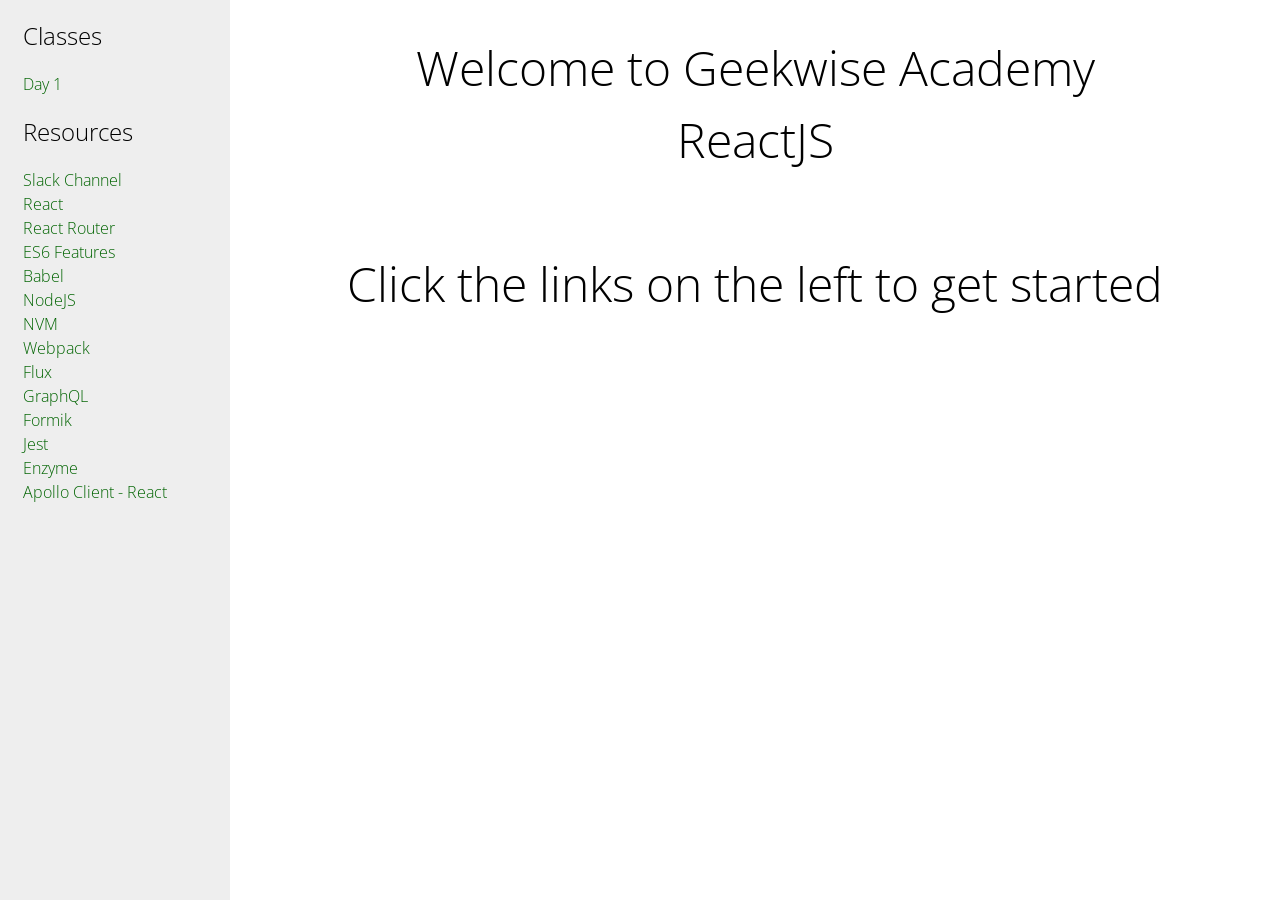
<file: index.html>
<!DOCTYPE html>
<html>
  <head>
    <meta charset="utf-8">
    <meta name="viewport" content="width=device-width">
    <link href="http://dphaener.github.io/geekwise-react/styles/app.css" rel="stylesheet" />
    <title>Geekwise Academy | ReactJS</title>
  </head>
  <body>
    <div id="wrapper">
			<main>
				<div id="content">
					<div class="innertube">
            <h1 id="welcome-to-geekwise-academy-reactjs">Welcome to Geekwise Academy ReactJS</h1>
<h1 id="click-the-links-on-the-left-to-get-started">Click the links on the left to get started</h1>

					</div>
				</div>
			</main>
			<nav id="nav">
				<div class="innertube">
					<h3>Classes</h3>
					<ul>
						<li><a href="http://dphaener.github.io/geekwise-react/day-1">Day 1</a></li>
            <!-- <li><a href="http://dphaener.github.io/geekwise-react/day-2">Day 2</a></li> -->
            <!-- <li><a href="http://dphaener.github.io/geekwise-react/day-3">Day 3</a></li> -->
            <!-- <li><a href="http://dphaener.github.io/geekwise-react/day-4">Day 4</a></li> -->
            <!-- <li><a href="http://dphaener.github.io/geekwise-react/day-5">Day 5</a></li> -->
            <!-- <li><a href="http://dphaener.github.io/geekwise-react/day-6">Day 6</a></li> -->
            <!-- <li><a href="http://dphaener.github.io/geekwise-react/day-7">Day 7</a></li> -->
            <!-- <li><a href="http://dphaener.github.io/geekwise-react/day-8">Day 8</a></li> -->
            <!-- <li><a href="http://dphaener.github.io/geekwise-react/day-9">Day 9</a></li> -->
            <!-- <li><a href="http://dphaener.github.io/geekwise-react/day-10">Day 10</a></li> -->
            <!-- <li><a href="http://dphaener.github.io/geekwise-react/day-11">Day 11</a></li> -->
            <!-- <li><a href="http://dphaener.github.io/geekwise-react/day-12">Day 12</a></li> -->
					</ul>
					<h3>Resources</h3>
					<ul>
            <li><a target="_blank" href="https://geekwise.slack.com/messages/G7RGZ117H/">Slack Channel</a></li>
						<li><a target="_blank" href="https://facebook.github.io/react/">React</a></li>
            <li><a target="_blank" href="https://reacttraining.com/react-router/">React Router</a></li>
						<li><a target="_blank" href="https://babeljs.io/docs/learn-es2015/">ES6 Features</a></li>
						<li><a target="_blank" href="https://babeljs.io">Babel</a></li>
						<li><a target="_blank" href="https://nodejs.org/en/">NodeJS</a></li>
						<li><a target="_blank" href="https://github.com/creationix/nvm">NVM</a></li>
            <li><a target="_blank" href="https://webpack.github.io/">Webpack</a></li>
            <li><a target="_blank" href="https://facebook.github.io/flux/docs/overview.html">Flux</a></li>
            <li><a target="_blank" href="https://facebook.github.io/graphql/">GraphQL</a></li>
            <li><a target="_blank" href="https://github.com/jaredpalmer/formik">Formik</a></li>
            <li><a target="_blank" href="https://facebook.github.io/jest/">Jest</a></li>
            <li><a target="_blank" href="http://airbnb.io/enzyme/">Enzyme</a></li>
            <li><a target="_blank" href="http://dev.apollodata.com/react/">Apollo Client - React</a></li>
					</ul>
				</div>
			</nav>
		</div>
  </body>
</html>
</file>
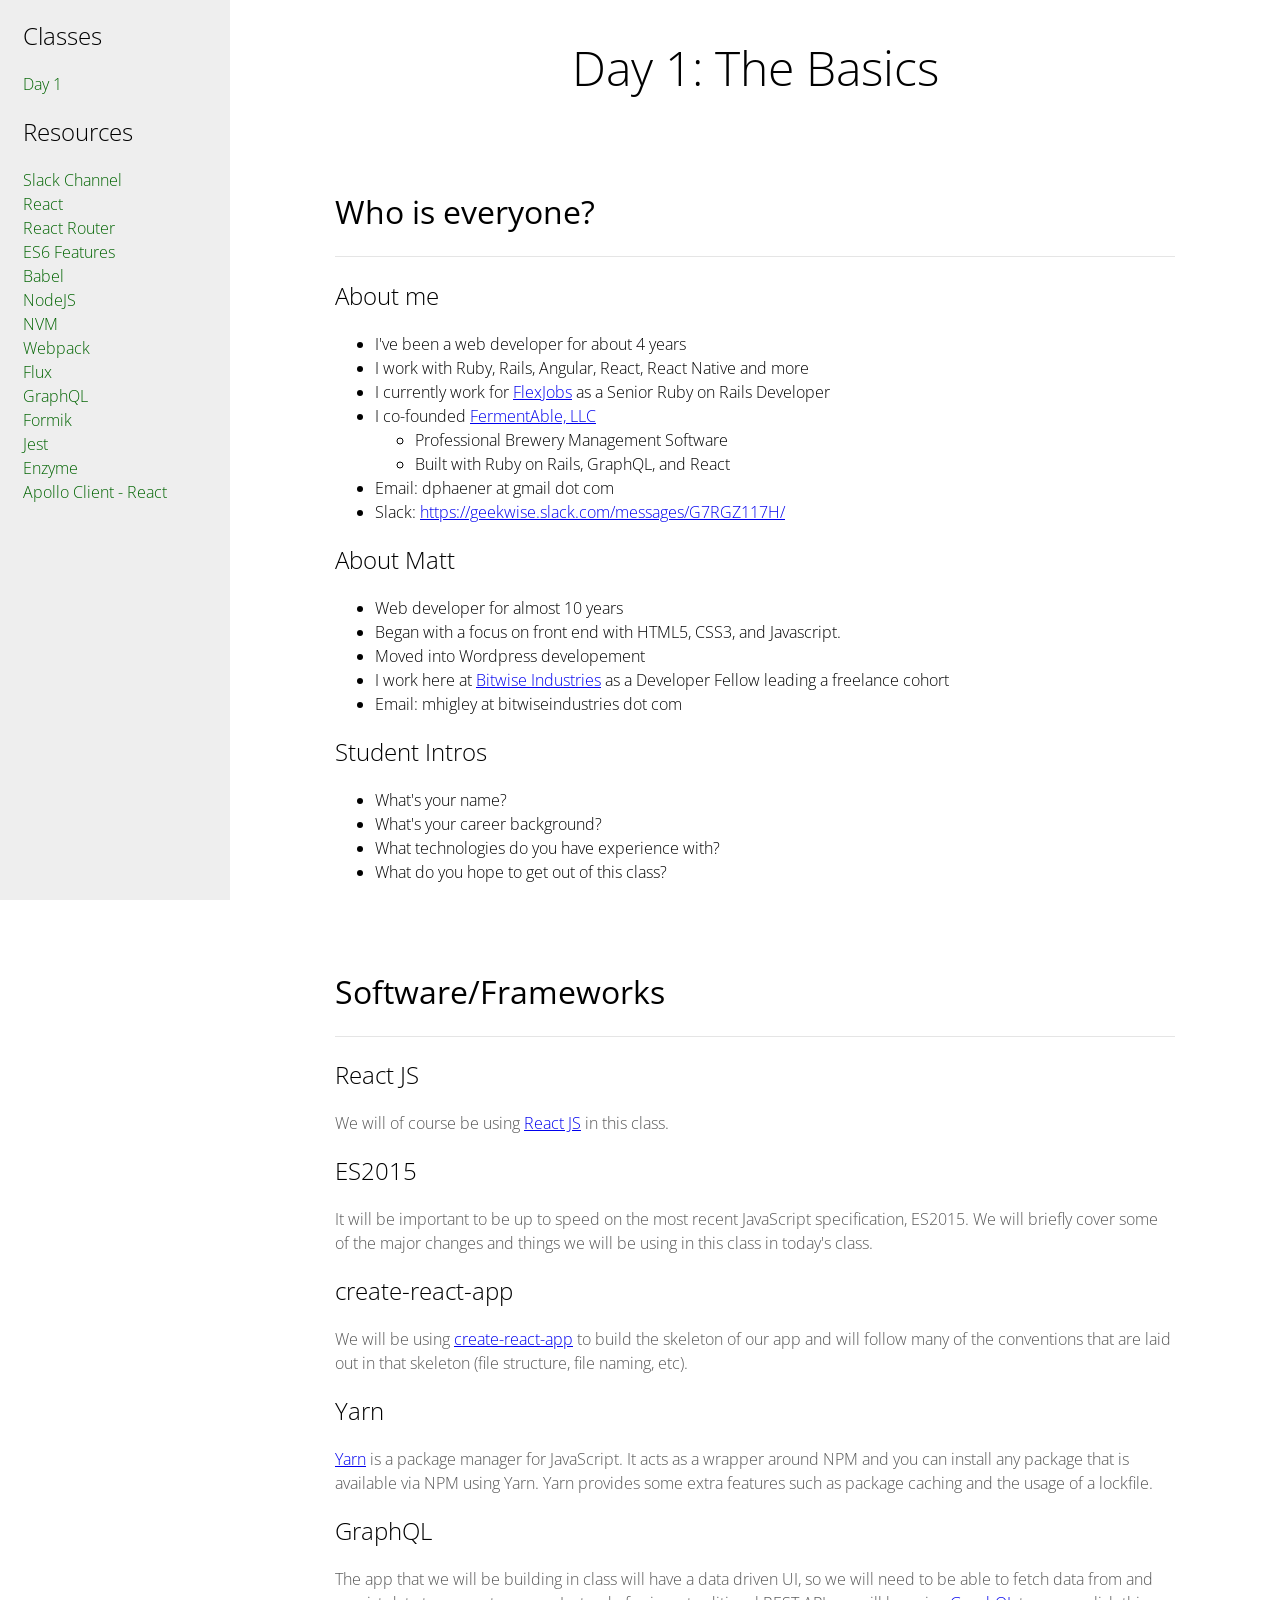
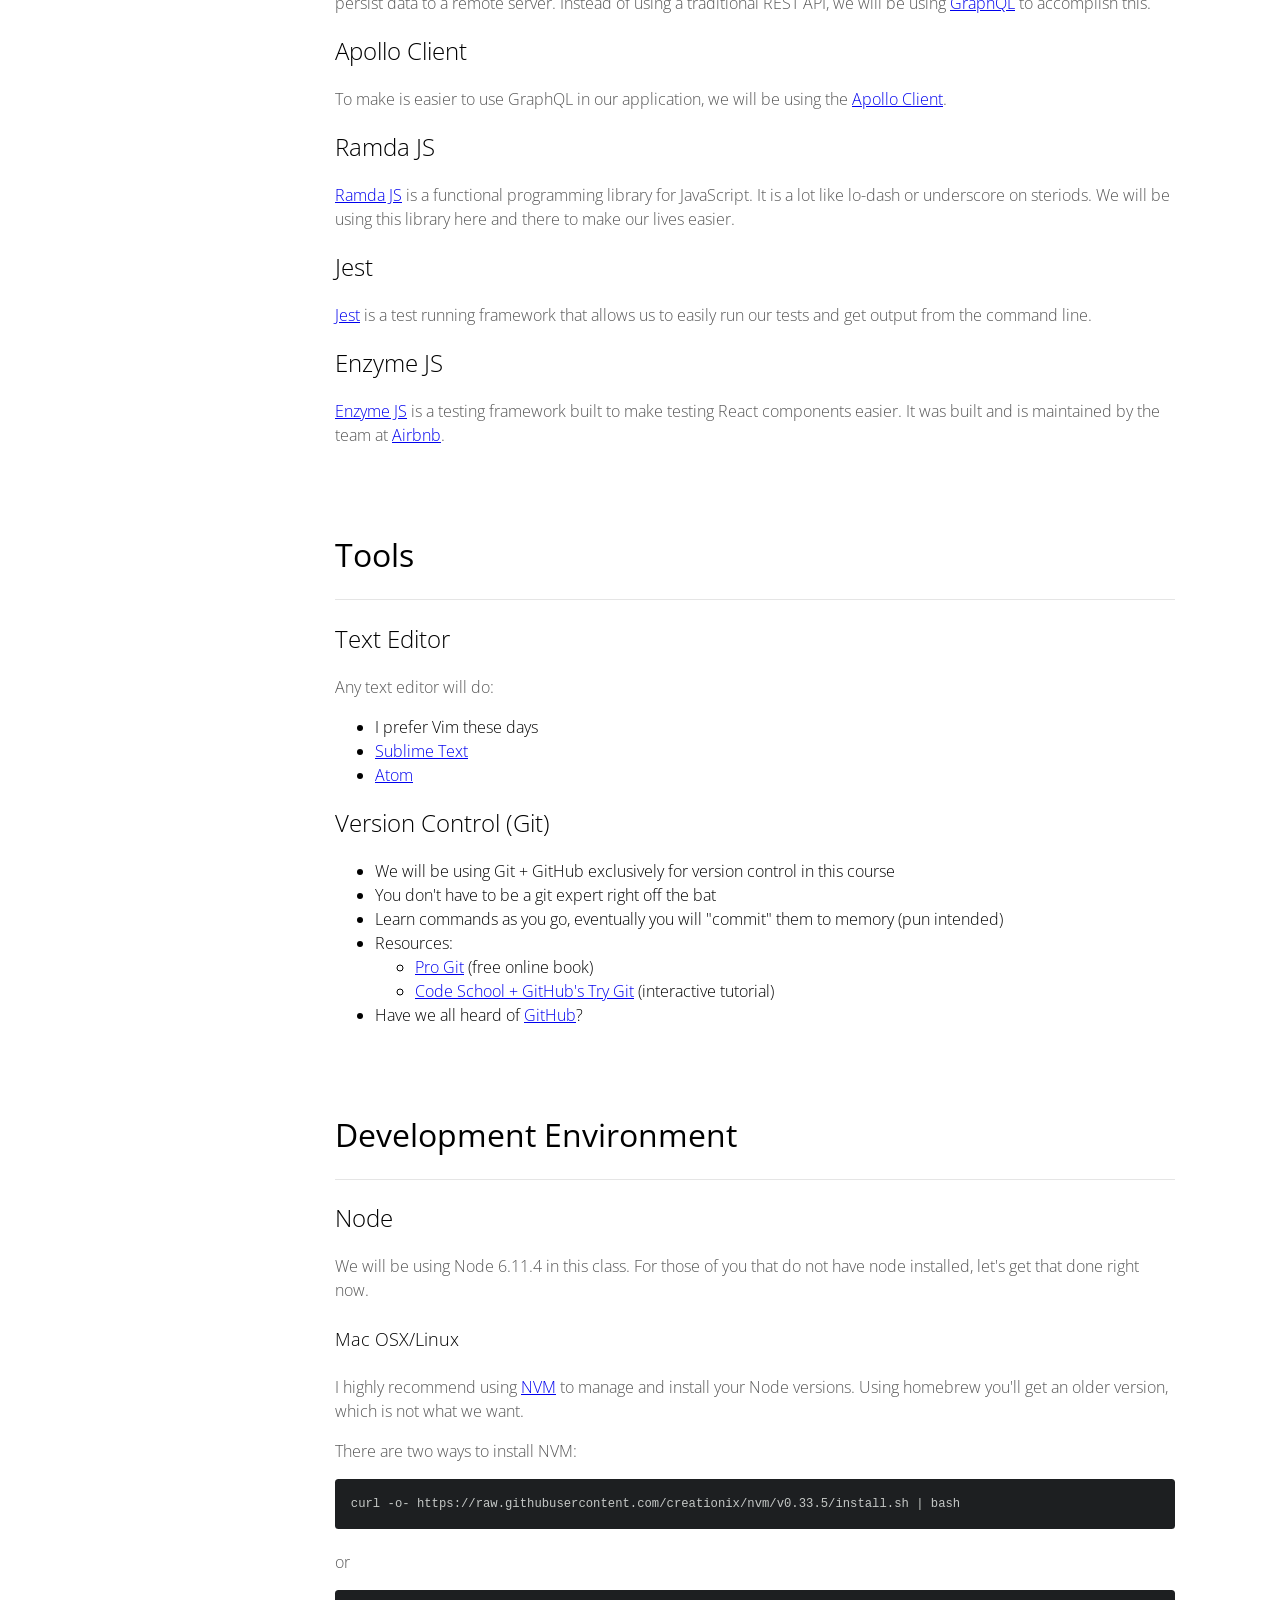
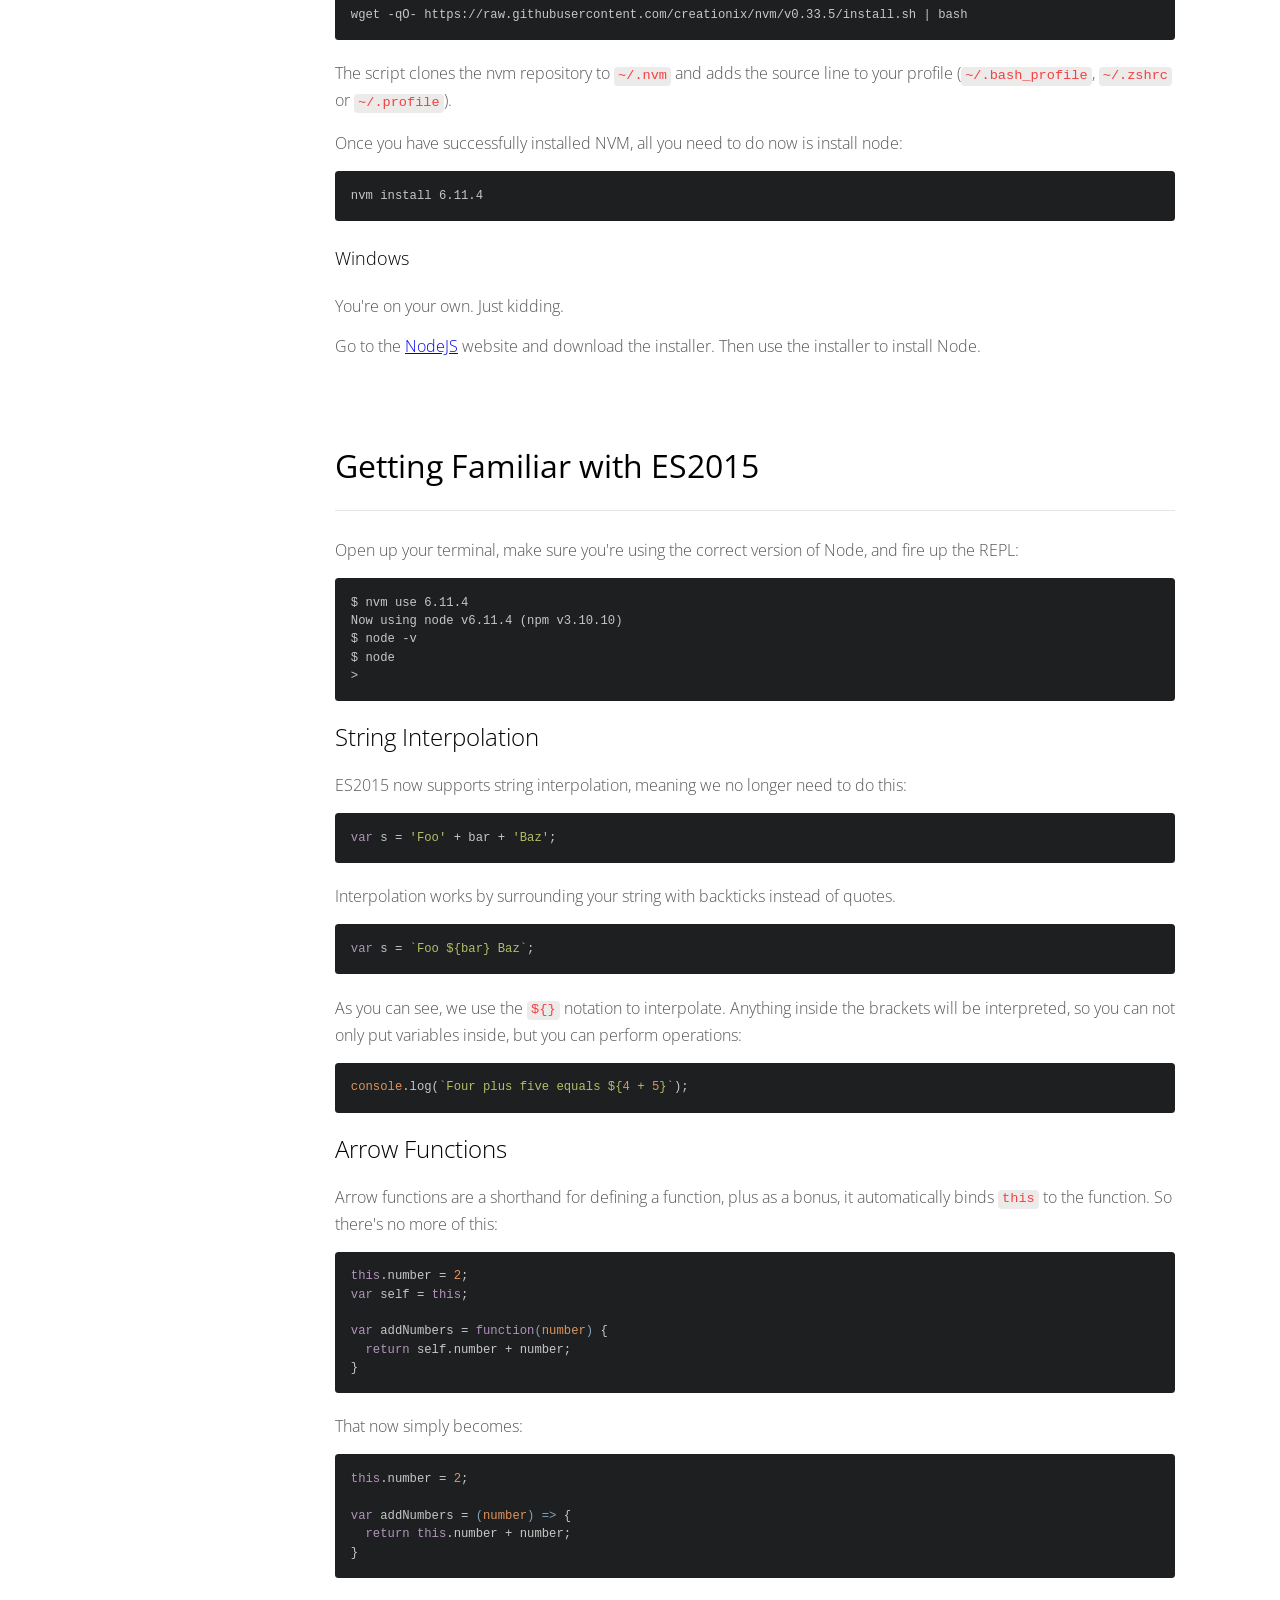
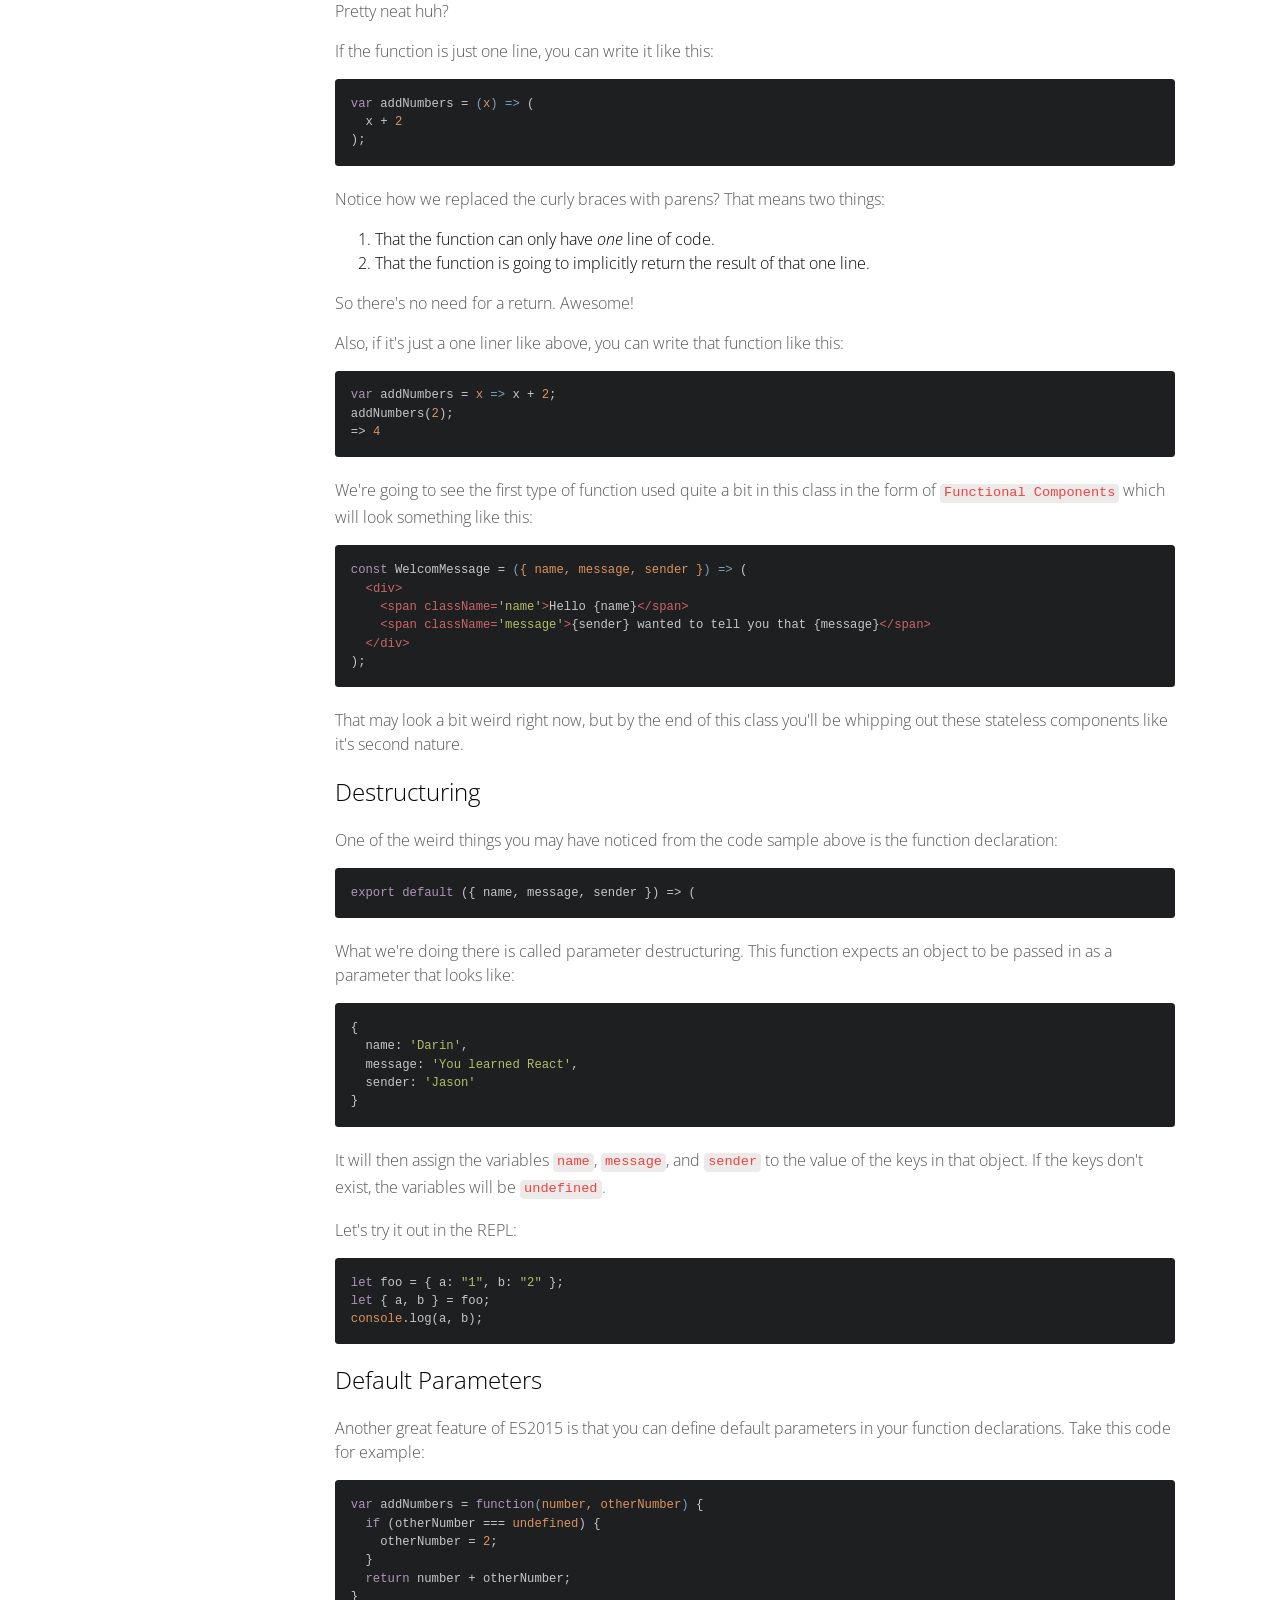
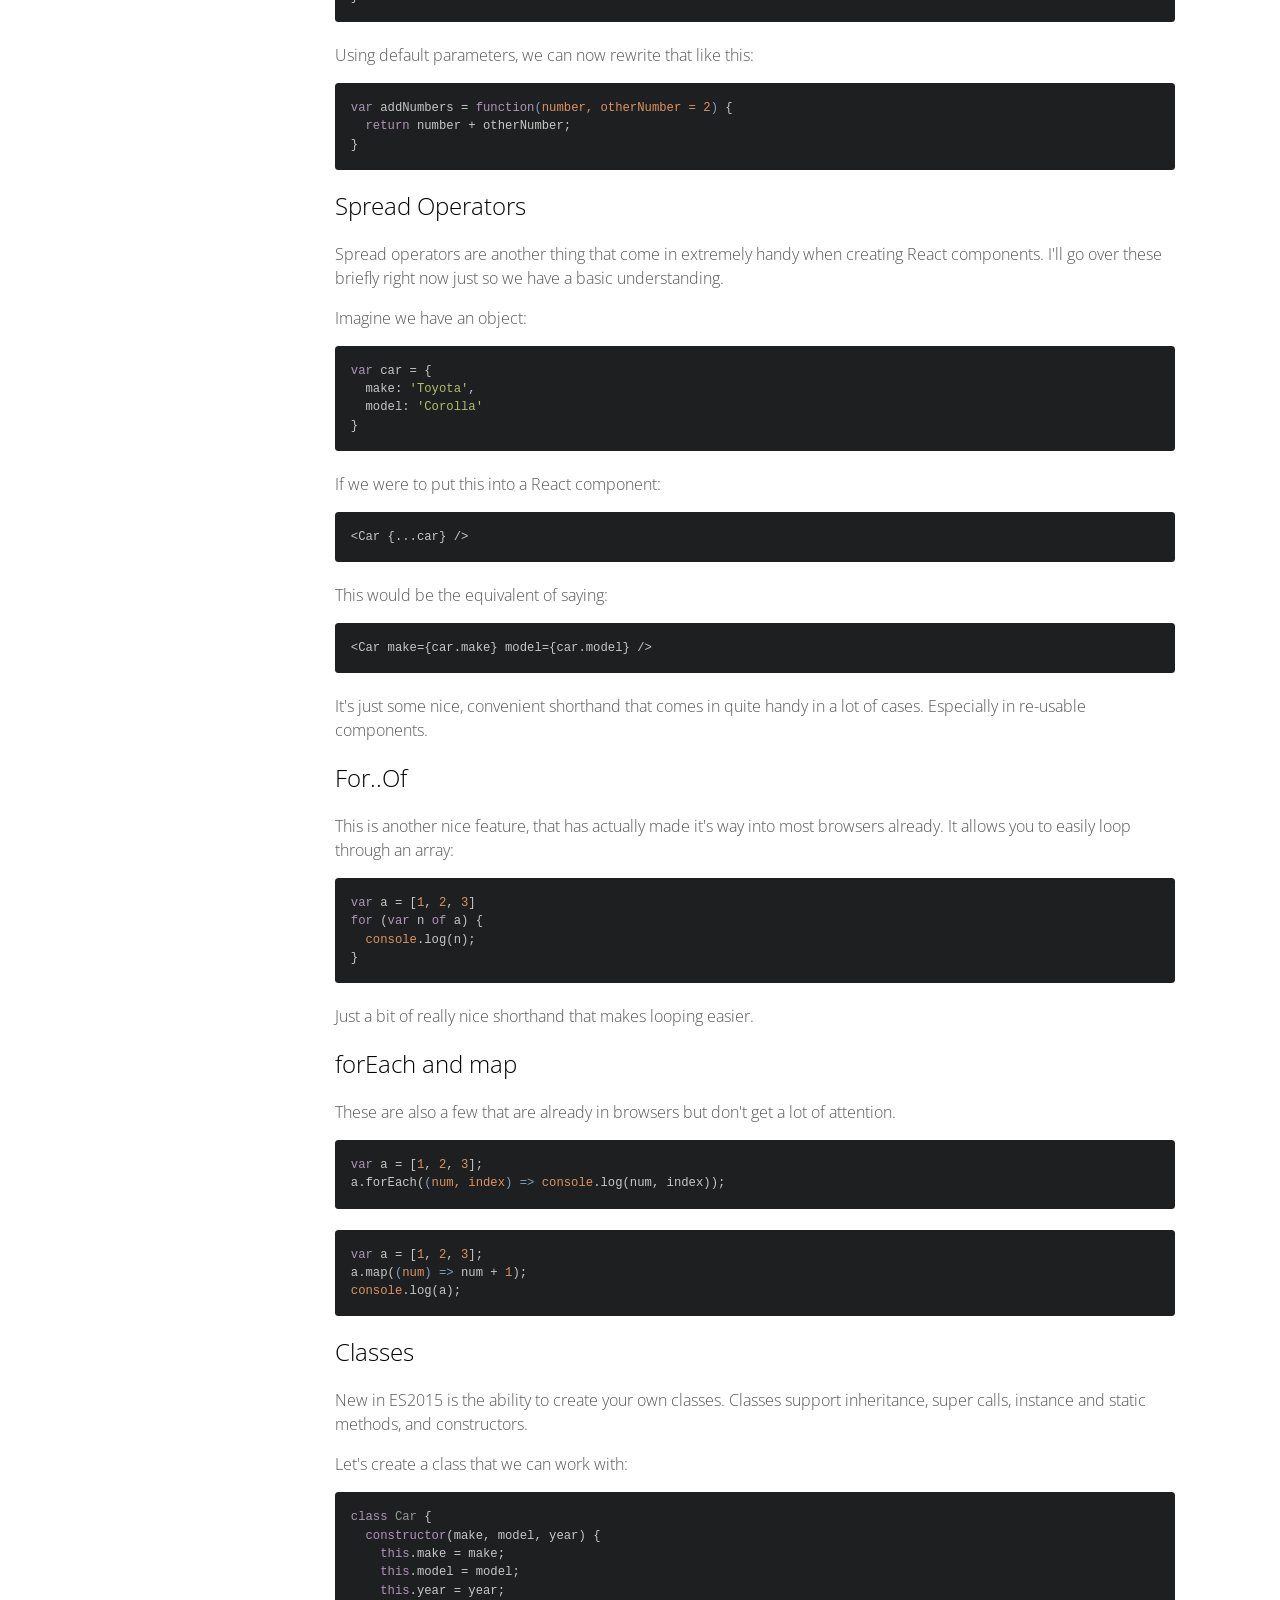
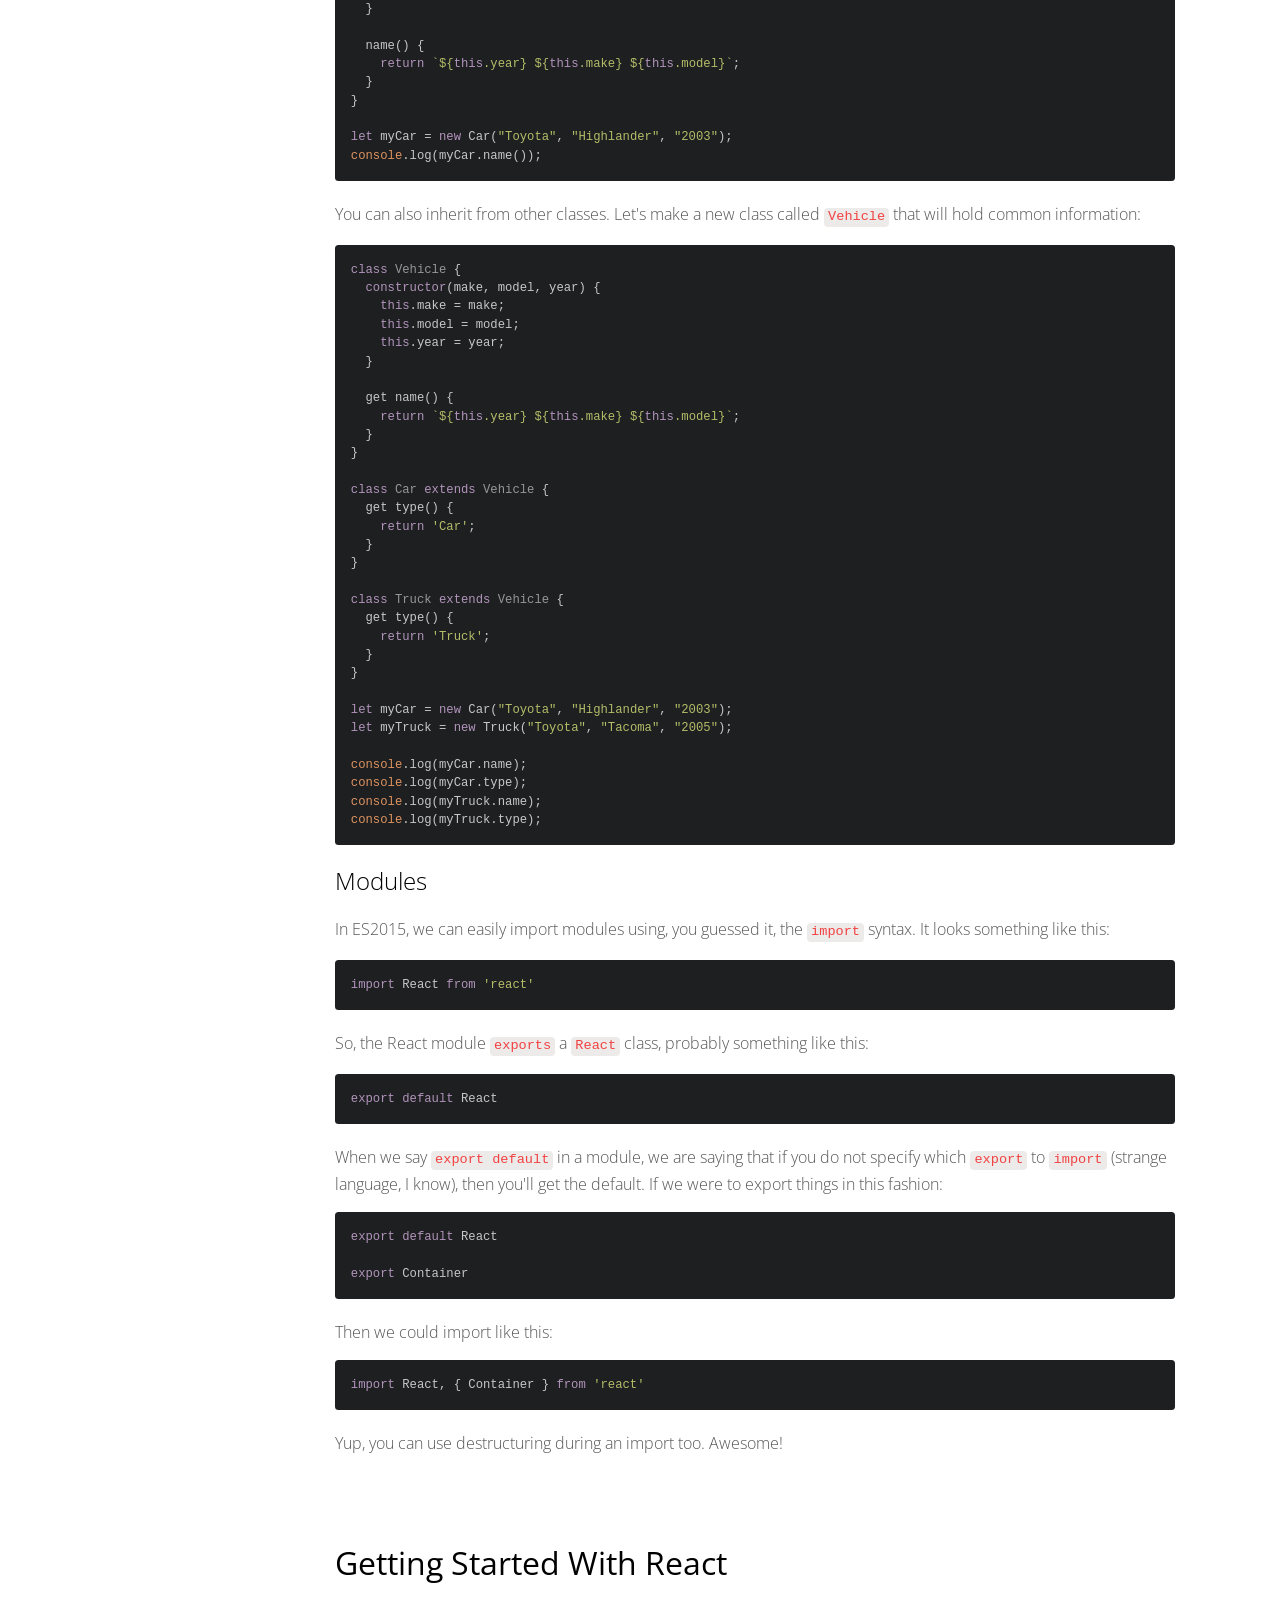
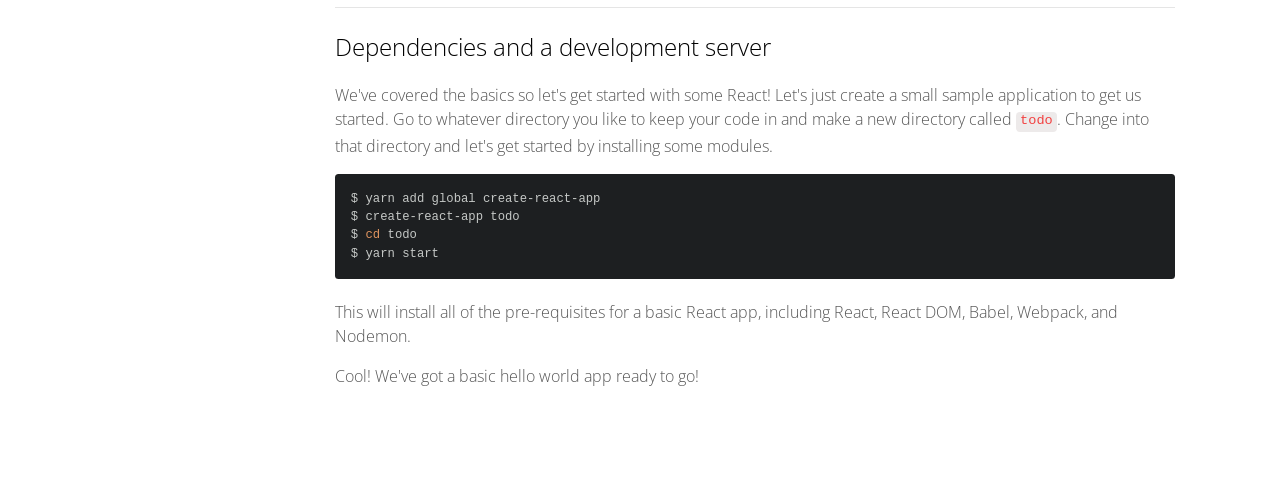
<file: day-1/index.html>
<!DOCTYPE html>
<html>
  <head>
    <meta charset="utf-8">
    <meta name="viewport" content="width=device-width">
    <link href="http://dphaener.github.io/geekwise-react/styles/app.css" rel="stylesheet" />
    <title>Geekwise Academy | ReactJS</title>
  </head>
  <body>
    <div id="wrapper">
			<main>
				<div id="content">
					<div class="innertube">
            <h1 id="day-1-the-basics">Day 1: The Basics</h1>
<h2 id="who-is-everyone-">Who is everyone?</h2>
<h3 id="about-me">About me</h3>
<ul>
<li>I&#39;ve been a web developer for about 4 years</li>
<li>I work with Ruby, Rails, Angular, React, React Native and more</li>
<li>I currently work for <a href="https://www.flexjobs.com">FlexJobs</a> as a Senior Ruby on Rails Developer</li>
<li>I co-founded <a href="https://www.getfermentable.com">FermentAble, LLC</a><ul>
<li>Professional Brewery Management Software</li>
<li>Built with Ruby on Rails, GraphQL, and React</li>
</ul>
</li>
<li>Email: dphaener at gmail dot com</li>
<li>Slack: <a href="https://geekwise.slack.com/messages/G7RGZ117H/">https://geekwise.slack.com/messages/G7RGZ117H/</a></li>
</ul>
<h3 id="about-matt">About Matt</h3>
<ul>
<li>Web developer for almost 10 years</li>
<li>Began with a focus on front end with HTML5, CSS3, and Javascript.</li>
<li>Moved into Wordpress developement</li>
<li>I work here at <a href="http://bitwiseindustries.com/">Bitwise Industries</a> as a Developer Fellow leading a freelance cohort</li>
<li>Email: mhigley at bitwiseindustries dot com</li>
</ul>
<h3 id="student-intros">Student Intros</h3>
<ul>
<li>What&#39;s your name?</li>
<li>What&#39;s your career background?</li>
<li>What technologies do you have experience with?</li>
<li>What do you hope to get out of this class?</li>
</ul>
<h2 id="software-frameworks">Software/Frameworks</h2>
<h3 id="react-js">React JS</h3>
<p>We will of course be using <a href="https://reactjs.org/">React JS</a> in this class.</p>
<h3 id="es2015">ES2015</h3>
<p>It will be important to be up to speed on the most recent JavaScript
specification, ES2015. We will briefly cover some of the major changes and
things we will be using in this class in today&#39;s class.</p>
<h3 id="create-react-app">create-react-app</h3>
<p>We will be using <a href="https://github.com/facebookincubator/create-react-app">create-react-app</a>
to build the skeleton of our app and will follow many of the conventions that
are laid out in that skeleton (file structure, file naming, etc).</p>
<h3 id="yarn">Yarn</h3>
<p><a href="https://yarnpkg.com/">Yarn</a> is a package manager for JavaScript. It acts as a
wrapper around NPM and you can install any package that is available via NPM
using Yarn. Yarn provides some extra features such as package caching and the
usage of a lockfile.</p>
<h3 id="graphql">GraphQL</h3>
<p>The app that we will be building in class will have a data driven UI, so we
will need to be able to fetch data from and persist data to a remote server.
Instead of using a traditional REST API, we will be using <a href="http://graphql.org/">GraphQL</a>
to accomplish this.</p>
<h3 id="apollo-client">Apollo Client</h3>
<p>To make is easier to use GraphQL in our application, we will be using the
<a href="http://dev.apollodata.com/">Apollo Client</a>.</p>
<h3 id="ramda-js">Ramda JS</h3>
<p><a href="http://ramdajs.com/">Ramda JS</a> is a functional programming library for
JavaScript. It is a lot like lo-dash or underscore on steriods. We will be using
this library here and there to make our lives easier.</p>
<h3 id="jest">Jest</h3>
<p><a href="https://facebook.github.io/jest/">Jest</a> is a test running framework that allows us to
easily run our tests and get output from the command line.</p>
<h3 id="enzyme-js">Enzyme JS</h3>
<p><a href="http://airbnb.io/enzyme/">Enzyme JS</a> is a testing framework built to make
testing React components easier. It was built and is maintained by the team at
<a href="http://airbnb.io">Airbnb</a>.</p>
<h2 id="tools">Tools</h2>
<h3 id="text-editor">Text Editor</h3>
<p>Any text editor will do:</p>
<ul>
<li>I prefer Vim these days</li>
<li><a href="http://www.sublimetext.com/">Sublime Text</a></li>
<li><a href="https://atom.io">Atom</a></li>
</ul>
<h3 id="version-control-git-">Version Control (Git)</h3>
<ul>
<li>We will be using Git + GitHub exclusively for version control in this course</li>
<li>You don&#39;t have to be a git expert right off the bat</li>
<li>Learn commands as you go, eventually you will &quot;commit&quot; them to memory (pun intended)</li>
<li>Resources:<ul>
<li><a href="http://git-scm.com/book">Pro Git</a> (free online book)</li>
<li><a href="http://try.github.io/">Code School + GitHub&#39;s Try Git</a> (interactive tutorial)</li>
</ul>
</li>
<li>Have we all heard of <a href="https://github.com">GitHub</a>?</li>
</ul>
<h2 id="development-environment">Development Environment</h2>
<h3 id="node">Node</h3>
<p>We will be using Node 6.11.4 in this class. For those of you that do not have
node installed, let&#39;s get that done right now.</p>
<h4 id="mac-osx-linux">Mac OSX/Linux</h4>
<p>I highly recommend using <a href="https://github.com/creationix/nvm">NVM</a> to manage
and install your Node versions. Using homebrew you&#39;ll get an older version, which is
not what we want.</p>
<p>There are two ways to install NVM:</p>
<pre><code class="lang-bash">curl -o- https://raw.githubusercontent.com/creationix/nvm/v0.33.5/install.sh | bash
</code></pre>
<p>or</p>
<pre><code class="lang-bash">wget -qO- https://raw.githubusercontent.com/creationix/nvm/v0.33.5/install.sh | bash
</code></pre>
<p>The script clones the nvm repository to <code>~/.nvm</code> and adds the source line
to your profile (<code>~/.bash_profile</code>, <code>~/.zshrc</code> or <code>~/.profile</code>).</p>
<p>Once you have successfully installed NVM, all you need to do now is install
node:</p>
<pre><code class="lang-bash">nvm install 6.11.4
</code></pre>
<h4 id="windows">Windows</h4>
<p>You&#39;re on your own. Just kidding.</p>
<p>Go to the <a href="https://nodejs.org/en/">NodeJS</a> website and download the installer.
Then use the installer to install Node.</p>
<h2 id="getting-familiar-with-es2015">Getting Familiar with ES2015</h2>
<p>Open up your terminal, make sure you&#39;re using the correct version of Node, and
fire up the REPL:</p>
<pre><code class="lang-bash">$ nvm use 6.11.4
Now using node v6.11.4 (npm v3.10.10)
$ node -v
$ node
&gt;
</code></pre>
<h3 id="string-interpolation">String Interpolation</h3>
<p>ES2015 now supports string interpolation, meaning we no longer need to do this:</p>
<pre><code class="lang-js"><span class="keyword">var</span> s = <span class="string">'Foo'</span> + bar + <span class="string">'Baz'</span>;
</code></pre>
<p>Interpolation works by surrounding your string with backticks instead of
quotes.</p>
<pre><code class="lang-js"><span class="keyword">var</span> s = <span class="string">`Foo <span class="subst">${bar}</span> Baz`</span>;
</code></pre>
<p>As you can see, we use the <code>${}</code> notation to interpolate. Anything inside
the brackets will be interpreted, so you can not only put variables inside,
but you can perform operations:</p>
<pre><code class="lang-js"><span class="built_in">console</span>.log(<span class="string">`Four plus five equals <span class="subst">${<span class="number">4</span> + <span class="number">5</span>}</span>`</span>);
</code></pre>
<h3 id="arrow-functions">Arrow Functions</h3>
<p>Arrow functions are a shorthand for defining a function, plus as a bonus,
it automatically binds <code>this</code> to the function. So there&#39;s no more of this:</p>
<pre><code class="lang-js"><span class="keyword">this</span>.number = <span class="number">2</span>;
<span class="keyword">var</span> self = <span class="keyword">this</span>;

<span class="keyword">var</span> addNumbers = <span class="function"><span class="keyword">function</span>(<span class="params">number</span>) </span>{
  <span class="keyword">return</span> self.number + number;
}
</code></pre>
<p>That now simply becomes:</p>
<pre><code class="lang-js"><span class="keyword">this</span>.number = <span class="number">2</span>;

<span class="keyword">var</span> addNumbers = <span class="function">(<span class="params">number</span>) =&gt;</span> {
  <span class="keyword">return</span> <span class="keyword">this</span>.number + number;
}
</code></pre>
<p>Pretty neat huh?</p>
<p>If the function is just one line, you can write it like this:</p>
<pre><code class="lang-js"><span class="keyword">var</span> addNumbers = <span class="function">(<span class="params">x</span>) =&gt;</span> (
  x + <span class="number">2</span>
);
</code></pre>
<p>Notice how we replaced the curly braces with parens? That means two things:</p>
<ol>
<li>That the function can only have <em>one</em> line of code.</li>
<li>That the function is going to implicitly return the result of that one line.</li>
</ol>
<p>So there&#39;s no need for a return. Awesome!</p>
<p>Also, if it&#39;s just a one liner like above, you can write that function like this:</p>
<pre><code class="lang-js"><span class="keyword">var</span> addNumbers = <span class="function"><span class="params">x</span> =&gt;</span> x + <span class="number">2</span>;
addNumbers(<span class="number">2</span>);
=&gt; <span class="number">4</span>
</code></pre>
<p>We&#39;re going to see the first type of function used quite a bit in this class
in the form of <code>Functional Components</code> which will look something like this:</p>
<pre><code class="lang-js"><span class="keyword">const</span> WelcomMessage = <span class="function">(<span class="params">{ name, message, sender }</span>) =&gt;</span> (
  <span class="xml"><span class="tag">&lt;<span class="name">div</span>&gt;</span>
    <span class="tag">&lt;<span class="name">span</span> <span class="attr">className</span>=<span class="string">'name'</span>&gt;</span>Hello {name}<span class="tag">&lt;/<span class="name">span</span>&gt;</span>
    <span class="tag">&lt;<span class="name">span</span> <span class="attr">className</span>=<span class="string">'message'</span>&gt;</span>{sender} wanted to tell you that {message}<span class="tag">&lt;/<span class="name">span</span>&gt;</span>
  <span class="tag">&lt;/<span class="name">div</span>&gt;</span></span>
);
</code></pre>
<p>That may look a bit weird right now, but by the end of this class you&#39;ll be
whipping out these stateless components like it&#39;s second nature.</p>
<h3 id="destructuring">Destructuring</h3>
<p>One of the weird things you may have noticed from the code sample above
is the function declaration:</p>
<pre><code class="lang-js"><span class="keyword">export</span> <span class="keyword">default</span> ({ name, message, sender }) =&gt; (
</code></pre>
<p>What we&#39;re doing there is called parameter destructuring. This function
expects an object to be passed in as a parameter that looks like:</p>
<pre><code class="lang-js">{
  <span class="attr">name</span>: <span class="string">'Darin'</span>,
  <span class="attr">message</span>: <span class="string">'You learned React'</span>,
  <span class="attr">sender</span>: <span class="string">'Jason'</span>
}
</code></pre>
<p>It will then assign the variables <code>name</code>, <code>message</code>, and <code>sender</code> to the
value of the keys in that object. If the keys don&#39;t exist, the variables
will be <code>undefined</code>.</p>
<p>Let&#39;s try it out in the REPL:</p>
<pre><code class="lang-js"><span class="keyword">let</span> foo = { <span class="attr">a</span>: <span class="string">"1"</span>, <span class="attr">b</span>: <span class="string">"2"</span> };
<span class="keyword">let</span> { a, b } = foo;
<span class="built_in">console</span>.log(a, b);
</code></pre>
<h3 id="default-parameters">Default Parameters</h3>
<p>Another great feature of ES2015 is that you can define default parameters in
your function declarations. Take this code for example:</p>
<pre><code class="lang-js"><span class="keyword">var</span> addNumbers = <span class="function"><span class="keyword">function</span>(<span class="params">number, otherNumber</span>) </span>{
  <span class="keyword">if</span> (otherNumber === <span class="literal">undefined</span>) {
    otherNumber = <span class="number">2</span>;
  }
  <span class="keyword">return</span> number + otherNumber;
}
</code></pre>
<p>Using default parameters, we can now rewrite that like this:</p>
<pre><code class="lang-js"><span class="keyword">var</span> addNumbers = <span class="function"><span class="keyword">function</span>(<span class="params">number, otherNumber = <span class="number">2</span></span>) </span>{
  <span class="keyword">return</span> number + otherNumber;
}
</code></pre>
<h3 id="spread-operators">Spread Operators</h3>
<p>Spread operators are another thing that come in extremely handy when
creating React components. I&#39;ll go over these briefly right now just so
we have a basic understanding.</p>
<p>Imagine we have an object:</p>
<pre><code class="lang-js"><span class="keyword">var</span> car = {
  <span class="attr">make</span>: <span class="string">'Toyota'</span>,
  <span class="attr">model</span>: <span class="string">'Corolla'</span>
}
</code></pre>
<p>If we were to put this into a React component:</p>
<pre><code class="lang-js">&lt;Car {...car} /&gt;
</code></pre>
<p>This would be the equivalent of saying:</p>
<pre><code class="lang-js">&lt;Car make={car.make} model={car.model} /&gt;
</code></pre>
<p>It&#39;s just some nice, convenient shorthand that comes in quite handy in a lot
of cases. Especially in re-usable components.</p>
<h3 id="for-of">For..Of</h3>
<p>This is another nice feature, that has actually made it&#39;s way into most
browsers already. It allows you to easily loop through an array:</p>
<pre><code class="lang-js"><span class="keyword">var</span> a = [<span class="number">1</span>, <span class="number">2</span>, <span class="number">3</span>]
<span class="keyword">for</span> (<span class="keyword">var</span> n <span class="keyword">of</span> a) {
  <span class="built_in">console</span>.log(n);
}
</code></pre>
<p>Just a bit of really nice shorthand that makes looping easier.</p>
<h3 id="foreach-and-map">forEach and map</h3>
<p>These are also a few that are already in browsers but don&#39;t get a lot of
attention.</p>
<pre><code class="lang-js"><span class="keyword">var</span> a = [<span class="number">1</span>, <span class="number">2</span>, <span class="number">3</span>];
a.forEach(<span class="function">(<span class="params">num, index</span>) =&gt;</span> <span class="built_in">console</span>.log(num, index));
</code></pre>
<pre><code class="lang-js"><span class="keyword">var</span> a = [<span class="number">1</span>, <span class="number">2</span>, <span class="number">3</span>];
a.map(<span class="function">(<span class="params">num</span>) =&gt;</span> num + <span class="number">1</span>);
<span class="built_in">console</span>.log(a);
</code></pre>
<h3 id="classes">Classes</h3>
<p>New in ES2015 is the ability to create your own classes. Classes support
inheritance, super calls, instance and static methods, and constructors.</p>
<p>Let&#39;s create a class that we can work with:</p>
<pre><code class="lang-js"><span class="class"><span class="keyword">class</span> <span class="title">Car</span> </span>{
  <span class="keyword">constructor</span>(make, model, year) {
    <span class="keyword">this</span>.make = make;
    <span class="keyword">this</span>.model = model;
    <span class="keyword">this</span>.year = year;
  }

  name() {
    <span class="keyword">return</span> <span class="string">`<span class="subst">${<span class="keyword">this</span>.year}</span> <span class="subst">${<span class="keyword">this</span>.make}</span> <span class="subst">${<span class="keyword">this</span>.model}</span>`</span>;
  }
}

<span class="keyword">let</span> myCar = <span class="keyword">new</span> Car(<span class="string">"Toyota"</span>, <span class="string">"Highlander"</span>, <span class="string">"2003"</span>);
<span class="built_in">console</span>.log(myCar.name());
</code></pre>
<p>You can also inherit from other classes. Let&#39;s make a new class called
<code>Vehicle</code> that will hold common information:</p>
<pre><code class="lang-js"><span class="class"><span class="keyword">class</span> <span class="title">Vehicle</span> </span>{
  <span class="keyword">constructor</span>(make, model, year) {
    <span class="keyword">this</span>.make = make;
    <span class="keyword">this</span>.model = model;
    <span class="keyword">this</span>.year = year;
  }

  get name() {
    <span class="keyword">return</span> <span class="string">`<span class="subst">${<span class="keyword">this</span>.year}</span> <span class="subst">${<span class="keyword">this</span>.make}</span> <span class="subst">${<span class="keyword">this</span>.model}</span>`</span>;
  }
}

<span class="class"><span class="keyword">class</span> <span class="title">Car</span> <span class="keyword">extends</span> <span class="title">Vehicle</span> </span>{
  get type() {
    <span class="keyword">return</span> <span class="string">'Car'</span>;
  }
}

<span class="class"><span class="keyword">class</span> <span class="title">Truck</span> <span class="keyword">extends</span> <span class="title">Vehicle</span> </span>{
  get type() {
    <span class="keyword">return</span> <span class="string">'Truck'</span>;
  }
}

<span class="keyword">let</span> myCar = <span class="keyword">new</span> Car(<span class="string">"Toyota"</span>, <span class="string">"Highlander"</span>, <span class="string">"2003"</span>);
<span class="keyword">let</span> myTruck = <span class="keyword">new</span> Truck(<span class="string">"Toyota"</span>, <span class="string">"Tacoma"</span>, <span class="string">"2005"</span>);

<span class="built_in">console</span>.log(myCar.name);
<span class="built_in">console</span>.log(myCar.type);
<span class="built_in">console</span>.log(myTruck.name);
<span class="built_in">console</span>.log(myTruck.type);
</code></pre>
<h3 id="modules">Modules</h3>
<p>In ES2015, we can easily import modules using, you guessed it, the <code>import</code> syntax.
It looks something like this:</p>
<pre><code class="lang-js"><span class="keyword">import</span> React <span class="keyword">from</span> <span class="string">'react'</span>
</code></pre>
<p>So, the React module <code>exports</code> a <code>React</code> class, probably something like this:</p>
<pre><code class="lang-js"><span class="keyword">export</span> <span class="keyword">default</span> React
</code></pre>
<p>When we say <code>export default</code> in a module, we are saying that if you do not
specify which <code>export</code> to <code>import</code> (strange language, I know), then you&#39;ll
get the default. If we were to export things in this fashion:</p>
<pre><code class="lang-js"><span class="keyword">export</span> <span class="keyword">default</span> React

<span class="keyword">export</span> Container
</code></pre>
<p>Then we could import like this:</p>
<pre><code class="lang-js"><span class="keyword">import</span> React, { Container } <span class="keyword">from</span> <span class="string">'react'</span>
</code></pre>
<p>Yup, you can use destructuring during an import too. Awesome!</p>
<h2 id="getting-started-with-react">Getting Started With React</h2>
<h3 id="dependencies-and-a-development-server">Dependencies and a development server</h3>
<p>We&#39;ve covered the basics so let&#39;s get started with some React! Let&#39;s just
create a small sample application to get us started. Go to whatever directory
you like to keep your code in and make a new directory called <code>todo</code>. Change
into that directory and let&#39;s get started by installing some modules.</p>
<pre><code class="lang-bash">$ yarn add global create-react-app
$ create-react-app todo
$ <span class="built_in">cd</span> todo
$ yarn start
</code></pre>
<p>This will install all of the pre-requisites for a basic React app, including
React, React DOM, Babel, Webpack, and Nodemon.</p>
<p>Cool! We&#39;ve got a basic hello world app ready to go!</p>

					</div>
				</div>
			</main>
			<nav id="nav">
				<div class="innertube">
					<h3>Classes</h3>
					<ul>
						<li><a href="http://dphaener.github.io/geekwise-react/day-1">Day 1</a></li>
            <!-- <li><a href="http://dphaener.github.io/geekwise-react/day-2">Day 2</a></li> -->
            <!-- <li><a href="http://dphaener.github.io/geekwise-react/day-3">Day 3</a></li> -->
            <!-- <li><a href="http://dphaener.github.io/geekwise-react/day-4">Day 4</a></li> -->
            <!-- <li><a href="http://dphaener.github.io/geekwise-react/day-5">Day 5</a></li> -->
            <!-- <li><a href="http://dphaener.github.io/geekwise-react/day-6">Day 6</a></li> -->
            <!-- <li><a href="http://dphaener.github.io/geekwise-react/day-7">Day 7</a></li> -->
            <!-- <li><a href="http://dphaener.github.io/geekwise-react/day-8">Day 8</a></li> -->
            <!-- <li><a href="http://dphaener.github.io/geekwise-react/day-9">Day 9</a></li> -->
            <!-- <li><a href="http://dphaener.github.io/geekwise-react/day-10">Day 10</a></li> -->
            <!-- <li><a href="http://dphaener.github.io/geekwise-react/day-11">Day 11</a></li> -->
            <!-- <li><a href="http://dphaener.github.io/geekwise-react/day-12">Day 12</a></li> -->
					</ul>
					<h3>Resources</h3>
					<ul>
            <li><a target="_blank" href="https://geekwise.slack.com/messages/G7RGZ117H/">Slack Channel</a></li>
						<li><a target="_blank" href="https://facebook.github.io/react/">React</a></li>
            <li><a target="_blank" href="https://reacttraining.com/react-router/">React Router</a></li>
						<li><a target="_blank" href="https://babeljs.io/docs/learn-es2015/">ES6 Features</a></li>
						<li><a target="_blank" href="https://babeljs.io">Babel</a></li>
						<li><a target="_blank" href="https://nodejs.org/en/">NodeJS</a></li>
						<li><a target="_blank" href="https://github.com/creationix/nvm">NVM</a></li>
            <li><a target="_blank" href="https://webpack.github.io/">Webpack</a></li>
            <li><a target="_blank" href="https://facebook.github.io/flux/docs/overview.html">Flux</a></li>
            <li><a target="_blank" href="https://facebook.github.io/graphql/">GraphQL</a></li>
            <li><a target="_blank" href="https://github.com/jaredpalmer/formik">Formik</a></li>
            <li><a target="_blank" href="https://facebook.github.io/jest/">Jest</a></li>
            <li><a target="_blank" href="http://airbnb.io/enzyme/">Enzyme</a></li>
            <li><a target="_blank" href="http://dev.apollodata.com/react/">Apollo Client - React</a></li>
					</ul>
				</div>
			</nav>
		</div>
  </body>
</html>
</file>
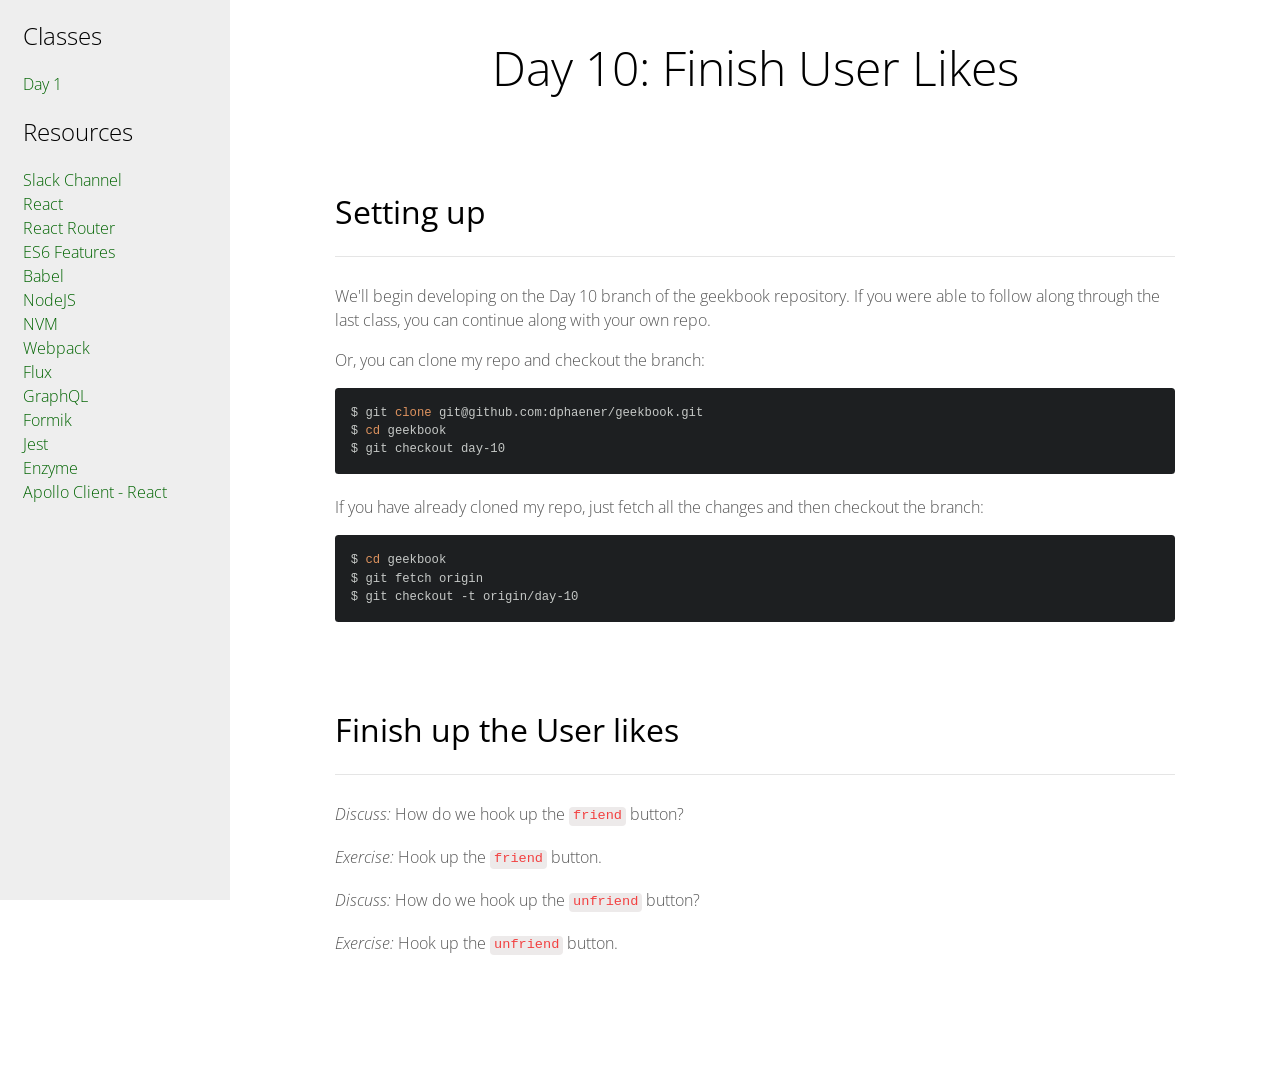
<file: day-10/index.html>
<!DOCTYPE html>
<html>
  <head>
    <meta charset="utf-8">
    <meta name="viewport" content="width=device-width">
    <link href="http://dphaener.github.io/geekwise-react/styles/app.css" rel="stylesheet" />
    <title>Geekwise Academy | ReactJS</title>
  </head>
  <body>
    <div id="wrapper">
			<main>
				<div id="content">
					<div class="innertube">
            <h1 id="day-10-finish-user-likes">Day 10: Finish User Likes</h1>
<h2 id="setting-up">Setting up</h2>
<p>We&#39;ll begin developing on the Day 10 branch of the geekbook repository. If
you were able to follow along through the last class, you can continue along
with your own repo.</p>
<p>Or, you can clone my repo and checkout the branch:</p>
<pre><code class="lang-bash">$ git <span class="built_in">clone</span> git@github.com:dphaener/geekbook.git
$ <span class="built_in">cd</span> geekbook
$ git checkout day-10
</code></pre>
<p>If you have already cloned my repo, just fetch all the changes and then
checkout the branch:</p>
<pre><code class="lang-bash">$ <span class="built_in">cd</span> geekbook
$ git fetch origin
$ git checkout -t origin/day-10
</code></pre>
<h2 id="finish-up-the-user-likes">Finish up the User likes</h2>
<p><em>Discuss:</em> How do we hook up the <code>friend</code> button?</p>
<p><em>Exercise:</em> Hook up the <code>friend</code> button.</p>
<p><em>Discuss:</em> How do we hook up the <code>unfriend</code> button?</p>
<p><em>Exercise:</em> Hook up the <code>unfriend</code> button.</p>

					</div>
				</div>
			</main>
			<nav id="nav">
				<div class="innertube">
					<h3>Classes</h3>
					<ul>
						<li><a href="http://dphaener.github.io/geekwise-react/day-1">Day 1</a></li>
            <!-- <li><a href="http://dphaener.github.io/geekwise-react/day-2">Day 2</a></li> -->
            <!-- <li><a href="http://dphaener.github.io/geekwise-react/day-3">Day 3</a></li> -->
            <!-- <li><a href="http://dphaener.github.io/geekwise-react/day-4">Day 4</a></li> -->
            <!-- <li><a href="http://dphaener.github.io/geekwise-react/day-5">Day 5</a></li> -->
            <!-- <li><a href="http://dphaener.github.io/geekwise-react/day-6">Day 6</a></li> -->
            <!-- <li><a href="http://dphaener.github.io/geekwise-react/day-7">Day 7</a></li> -->
            <!-- <li><a href="http://dphaener.github.io/geekwise-react/day-8">Day 8</a></li> -->
            <!-- <li><a href="http://dphaener.github.io/geekwise-react/day-9">Day 9</a></li> -->
            <!-- <li><a href="http://dphaener.github.io/geekwise-react/day-10">Day 10</a></li> -->
            <!-- <li><a href="http://dphaener.github.io/geekwise-react/day-11">Day 11</a></li> -->
            <!-- <li><a href="http://dphaener.github.io/geekwise-react/day-12">Day 12</a></li> -->
					</ul>
					<h3>Resources</h3>
					<ul>
            <li><a target="_blank" href="https://geekwise.slack.com/messages/G7RGZ117H/">Slack Channel</a></li>
						<li><a target="_blank" href="https://facebook.github.io/react/">React</a></li>
            <li><a target="_blank" href="https://reacttraining.com/react-router/">React Router</a></li>
						<li><a target="_blank" href="https://babeljs.io/docs/learn-es2015/">ES6 Features</a></li>
						<li><a target="_blank" href="https://babeljs.io">Babel</a></li>
						<li><a target="_blank" href="https://nodejs.org/en/">NodeJS</a></li>
						<li><a target="_blank" href="https://github.com/creationix/nvm">NVM</a></li>
            <li><a target="_blank" href="https://webpack.github.io/">Webpack</a></li>
            <li><a target="_blank" href="https://facebook.github.io/flux/docs/overview.html">Flux</a></li>
            <li><a target="_blank" href="https://facebook.github.io/graphql/">GraphQL</a></li>
            <li><a target="_blank" href="https://github.com/jaredpalmer/formik">Formik</a></li>
            <li><a target="_blank" href="https://facebook.github.io/jest/">Jest</a></li>
            <li><a target="_blank" href="http://airbnb.io/enzyme/">Enzyme</a></li>
            <li><a target="_blank" href="http://dev.apollodata.com/react/">Apollo Client - React</a></li>
					</ul>
				</div>
			</nav>
		</div>
  </body>
</html>
</file>
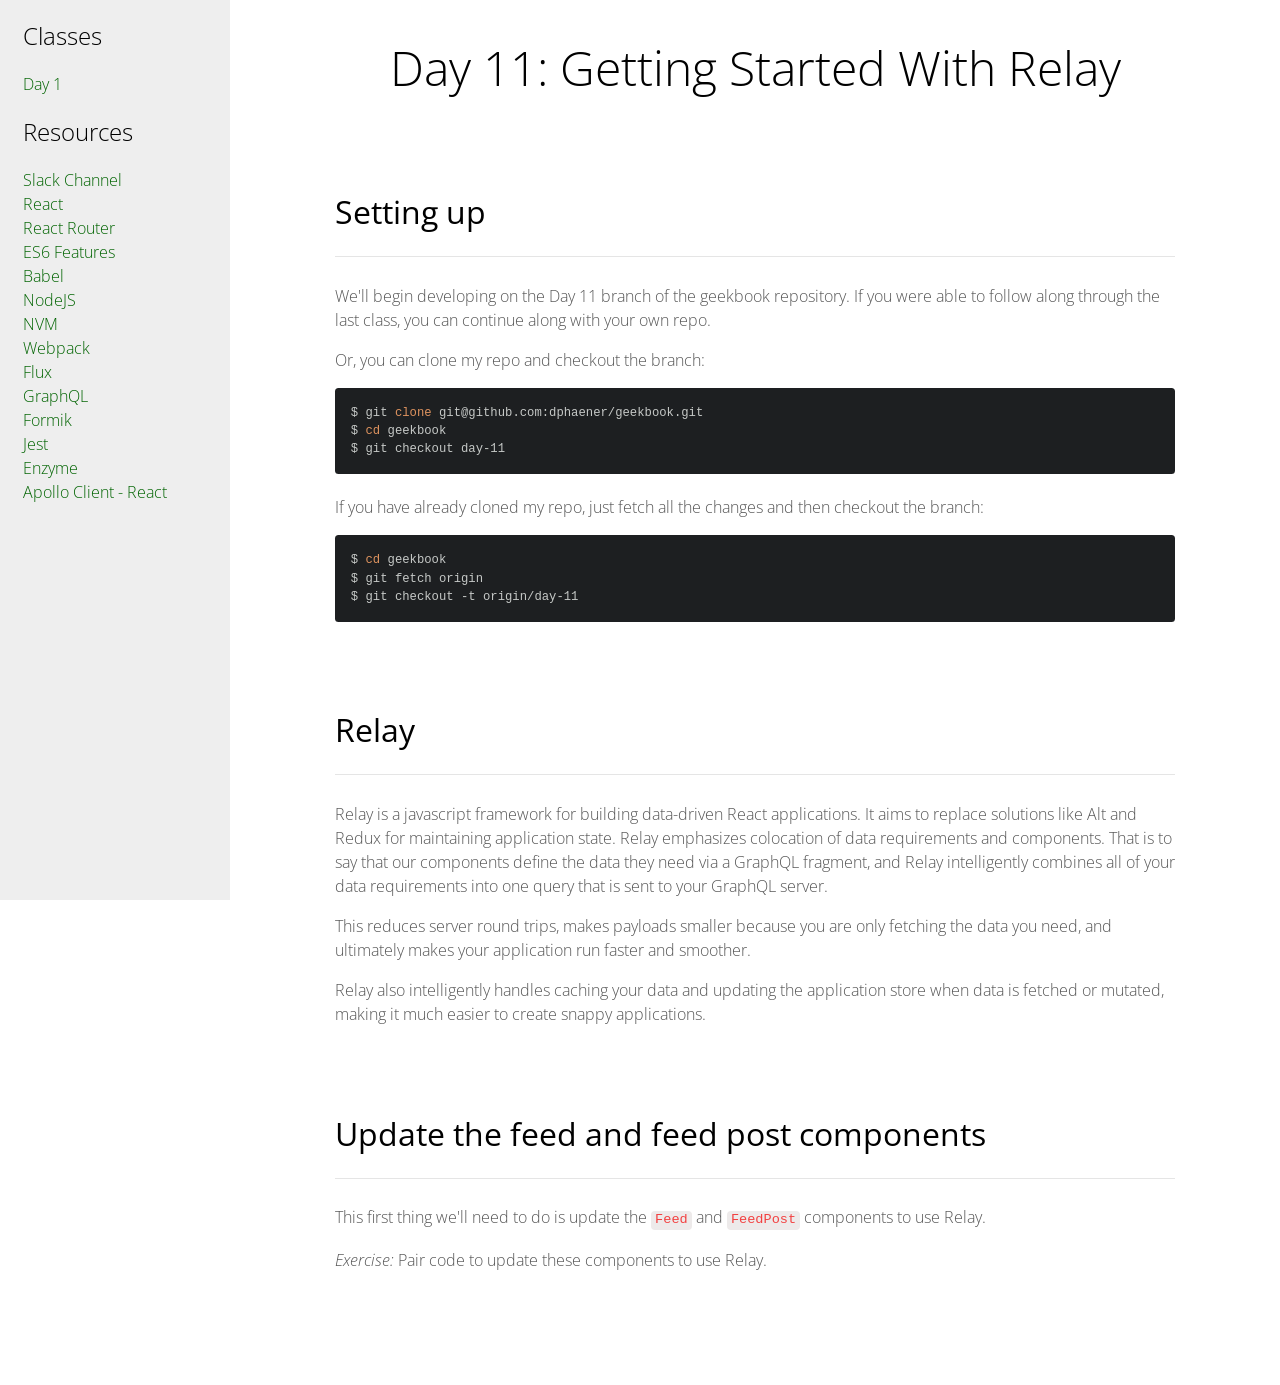
<file: day-11/index.html>
<!DOCTYPE html>
<html>
  <head>
    <meta charset="utf-8">
    <meta name="viewport" content="width=device-width">
    <link href="http://dphaener.github.io/geekwise-react/styles/app.css" rel="stylesheet" />
    <title>Geekwise Academy | ReactJS</title>
  </head>
  <body>
    <div id="wrapper">
			<main>
				<div id="content">
					<div class="innertube">
            <h1 id="day-11-getting-started-with-relay">Day 11: Getting Started With Relay</h1>
<h2 id="setting-up">Setting up</h2>
<p>We&#39;ll begin developing on the Day 11 branch of the geekbook repository. If
you were able to follow along through the last class, you can continue along
with your own repo.</p>
<p>Or, you can clone my repo and checkout the branch:</p>
<pre><code class="lang-bash">$ git <span class="built_in">clone</span> git@github.com:dphaener/geekbook.git
$ <span class="built_in">cd</span> geekbook
$ git checkout day-11
</code></pre>
<p>If you have already cloned my repo, just fetch all the changes and then
checkout the branch:</p>
<pre><code class="lang-bash">$ <span class="built_in">cd</span> geekbook
$ git fetch origin
$ git checkout -t origin/day-11
</code></pre>
<h2 id="relay">Relay</h2>
<p>Relay is a javascript framework for building data-driven React applications.
It aims to replace solutions like Alt and Redux for maintaining application
state. Relay emphasizes colocation of data requirements and components. That is
to say that our components define the data they need via a GraphQL fragment,
and Relay intelligently combines all of your data requirements into one query
that is sent to your GraphQL server.</p>
<p>This reduces server round trips, makes payloads smaller because you are only
fetching the data you need, and ultimately makes your application run faster
and smoother.</p>
<p>Relay also intelligently handles caching your data and updating the application
store when data is fetched or mutated, making it much easier to create snappy
applications.</p>
<h2 id="update-the-feed-and-feed-post-components">Update the feed and feed post components</h2>
<p>This first thing we&#39;ll need to do is update the <code>Feed</code> and <code>FeedPost</code> components
to use Relay.</p>
<p><em>Exercise:</em> Pair code to update these components to use Relay.</p>

					</div>
				</div>
			</main>
			<nav id="nav">
				<div class="innertube">
					<h3>Classes</h3>
					<ul>
						<li><a href="http://dphaener.github.io/geekwise-react/day-1">Day 1</a></li>
            <!-- <li><a href="http://dphaener.github.io/geekwise-react/day-2">Day 2</a></li> -->
            <!-- <li><a href="http://dphaener.github.io/geekwise-react/day-3">Day 3</a></li> -->
            <!-- <li><a href="http://dphaener.github.io/geekwise-react/day-4">Day 4</a></li> -->
            <!-- <li><a href="http://dphaener.github.io/geekwise-react/day-5">Day 5</a></li> -->
            <!-- <li><a href="http://dphaener.github.io/geekwise-react/day-6">Day 6</a></li> -->
            <!-- <li><a href="http://dphaener.github.io/geekwise-react/day-7">Day 7</a></li> -->
            <!-- <li><a href="http://dphaener.github.io/geekwise-react/day-8">Day 8</a></li> -->
            <!-- <li><a href="http://dphaener.github.io/geekwise-react/day-9">Day 9</a></li> -->
            <!-- <li><a href="http://dphaener.github.io/geekwise-react/day-10">Day 10</a></li> -->
            <!-- <li><a href="http://dphaener.github.io/geekwise-react/day-11">Day 11</a></li> -->
            <!-- <li><a href="http://dphaener.github.io/geekwise-react/day-12">Day 12</a></li> -->
					</ul>
					<h3>Resources</h3>
					<ul>
            <li><a target="_blank" href="https://geekwise.slack.com/messages/G7RGZ117H/">Slack Channel</a></li>
						<li><a target="_blank" href="https://facebook.github.io/react/">React</a></li>
            <li><a target="_blank" href="https://reacttraining.com/react-router/">React Router</a></li>
						<li><a target="_blank" href="https://babeljs.io/docs/learn-es2015/">ES6 Features</a></li>
						<li><a target="_blank" href="https://babeljs.io">Babel</a></li>
						<li><a target="_blank" href="https://nodejs.org/en/">NodeJS</a></li>
						<li><a target="_blank" href="https://github.com/creationix/nvm">NVM</a></li>
            <li><a target="_blank" href="https://webpack.github.io/">Webpack</a></li>
            <li><a target="_blank" href="https://facebook.github.io/flux/docs/overview.html">Flux</a></li>
            <li><a target="_blank" href="https://facebook.github.io/graphql/">GraphQL</a></li>
            <li><a target="_blank" href="https://github.com/jaredpalmer/formik">Formik</a></li>
            <li><a target="_blank" href="https://facebook.github.io/jest/">Jest</a></li>
            <li><a target="_blank" href="http://airbnb.io/enzyme/">Enzyme</a></li>
            <li><a target="_blank" href="http://dev.apollodata.com/react/">Apollo Client - React</a></li>
					</ul>
				</div>
			</nav>
		</div>
  </body>
</html>
</file>
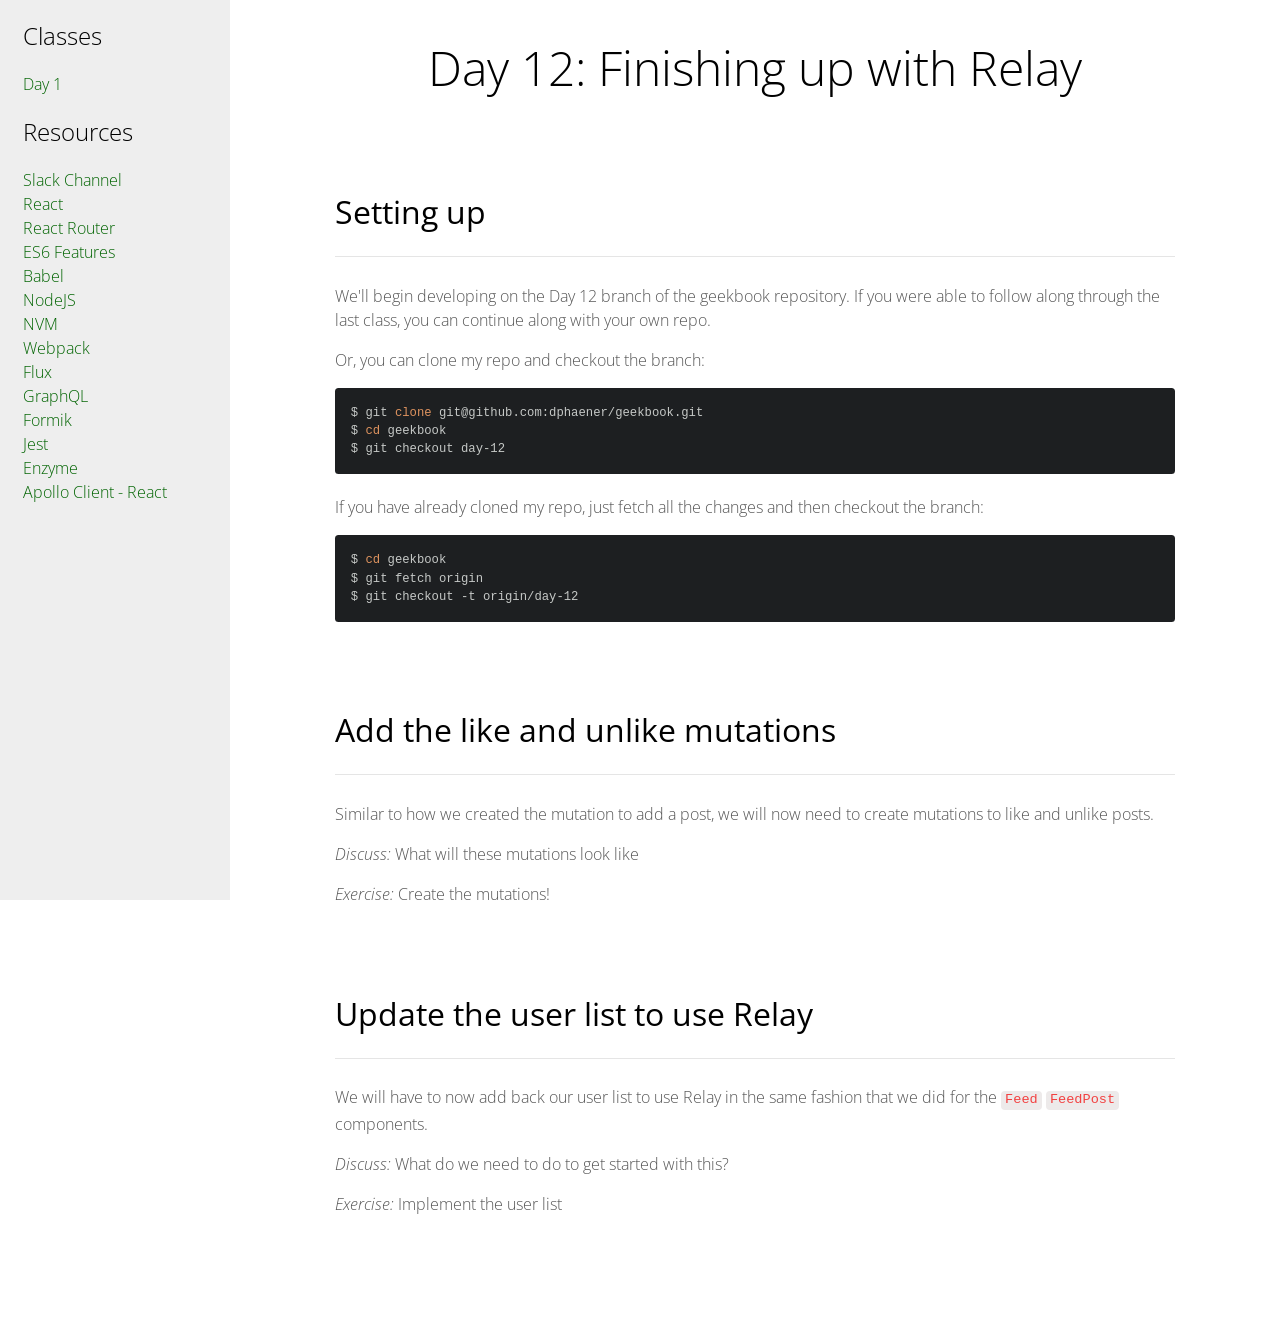
<file: day-12/index.html>
<!DOCTYPE html>
<html>
  <head>
    <meta charset="utf-8">
    <meta name="viewport" content="width=device-width">
    <link href="http://dphaener.github.io/geekwise-react/styles/app.css" rel="stylesheet" />
    <title>Geekwise Academy | ReactJS</title>
  </head>
  <body>
    <div id="wrapper">
			<main>
				<div id="content">
					<div class="innertube">
            <h1 id="day-12-finishing-up-with-relay">Day 12: Finishing up with Relay</h1>
<h2 id="setting-up">Setting up</h2>
<p>We&#39;ll begin developing on the Day 12 branch of the geekbook repository. If
you were able to follow along through the last class, you can continue along
with your own repo.</p>
<p>Or, you can clone my repo and checkout the branch:</p>
<pre><code class="lang-bash">$ git <span class="built_in">clone</span> git@github.com:dphaener/geekbook.git
$ <span class="built_in">cd</span> geekbook
$ git checkout day-12
</code></pre>
<p>If you have already cloned my repo, just fetch all the changes and then
checkout the branch:</p>
<pre><code class="lang-bash">$ <span class="built_in">cd</span> geekbook
$ git fetch origin
$ git checkout -t origin/day-12
</code></pre>
<h2 id="add-the-like-and-unlike-mutations">Add the like and unlike mutations</h2>
<p>Similar to how we created the mutation to add a post, we will now need to
create mutations to like and unlike posts.</p>
<p><em>Discuss:</em> What will these mutations look like</p>
<p><em>Exercise:</em> Create the mutations!</p>
<h2 id="update-the-user-list-to-use-relay">Update the user list to use Relay</h2>
<p>We will have to now add back our user list to use Relay in the same fashion
that we did for the <code>Feed</code> <code>FeedPost</code> components.</p>
<p><em>Discuss:</em> What do we need to do to get started with this?</p>
<p><em>Exercise:</em> Implement the user list</p>

					</div>
				</div>
			</main>
			<nav id="nav">
				<div class="innertube">
					<h3>Classes</h3>
					<ul>
						<li><a href="http://dphaener.github.io/geekwise-react/day-1">Day 1</a></li>
            <!-- <li><a href="http://dphaener.github.io/geekwise-react/day-2">Day 2</a></li> -->
            <!-- <li><a href="http://dphaener.github.io/geekwise-react/day-3">Day 3</a></li> -->
            <!-- <li><a href="http://dphaener.github.io/geekwise-react/day-4">Day 4</a></li> -->
            <!-- <li><a href="http://dphaener.github.io/geekwise-react/day-5">Day 5</a></li> -->
            <!-- <li><a href="http://dphaener.github.io/geekwise-react/day-6">Day 6</a></li> -->
            <!-- <li><a href="http://dphaener.github.io/geekwise-react/day-7">Day 7</a></li> -->
            <!-- <li><a href="http://dphaener.github.io/geekwise-react/day-8">Day 8</a></li> -->
            <!-- <li><a href="http://dphaener.github.io/geekwise-react/day-9">Day 9</a></li> -->
            <!-- <li><a href="http://dphaener.github.io/geekwise-react/day-10">Day 10</a></li> -->
            <!-- <li><a href="http://dphaener.github.io/geekwise-react/day-11">Day 11</a></li> -->
            <!-- <li><a href="http://dphaener.github.io/geekwise-react/day-12">Day 12</a></li> -->
					</ul>
					<h3>Resources</h3>
					<ul>
            <li><a target="_blank" href="https://geekwise.slack.com/messages/G7RGZ117H/">Slack Channel</a></li>
						<li><a target="_blank" href="https://facebook.github.io/react/">React</a></li>
            <li><a target="_blank" href="https://reacttraining.com/react-router/">React Router</a></li>
						<li><a target="_blank" href="https://babeljs.io/docs/learn-es2015/">ES6 Features</a></li>
						<li><a target="_blank" href="https://babeljs.io">Babel</a></li>
						<li><a target="_blank" href="https://nodejs.org/en/">NodeJS</a></li>
						<li><a target="_blank" href="https://github.com/creationix/nvm">NVM</a></li>
            <li><a target="_blank" href="https://webpack.github.io/">Webpack</a></li>
            <li><a target="_blank" href="https://facebook.github.io/flux/docs/overview.html">Flux</a></li>
            <li><a target="_blank" href="https://facebook.github.io/graphql/">GraphQL</a></li>
            <li><a target="_blank" href="https://github.com/jaredpalmer/formik">Formik</a></li>
            <li><a target="_blank" href="https://facebook.github.io/jest/">Jest</a></li>
            <li><a target="_blank" href="http://airbnb.io/enzyme/">Enzyme</a></li>
            <li><a target="_blank" href="http://dev.apollodata.com/react/">Apollo Client - React</a></li>
					</ul>
				</div>
			</nav>
		</div>
  </body>
</html>
</file>
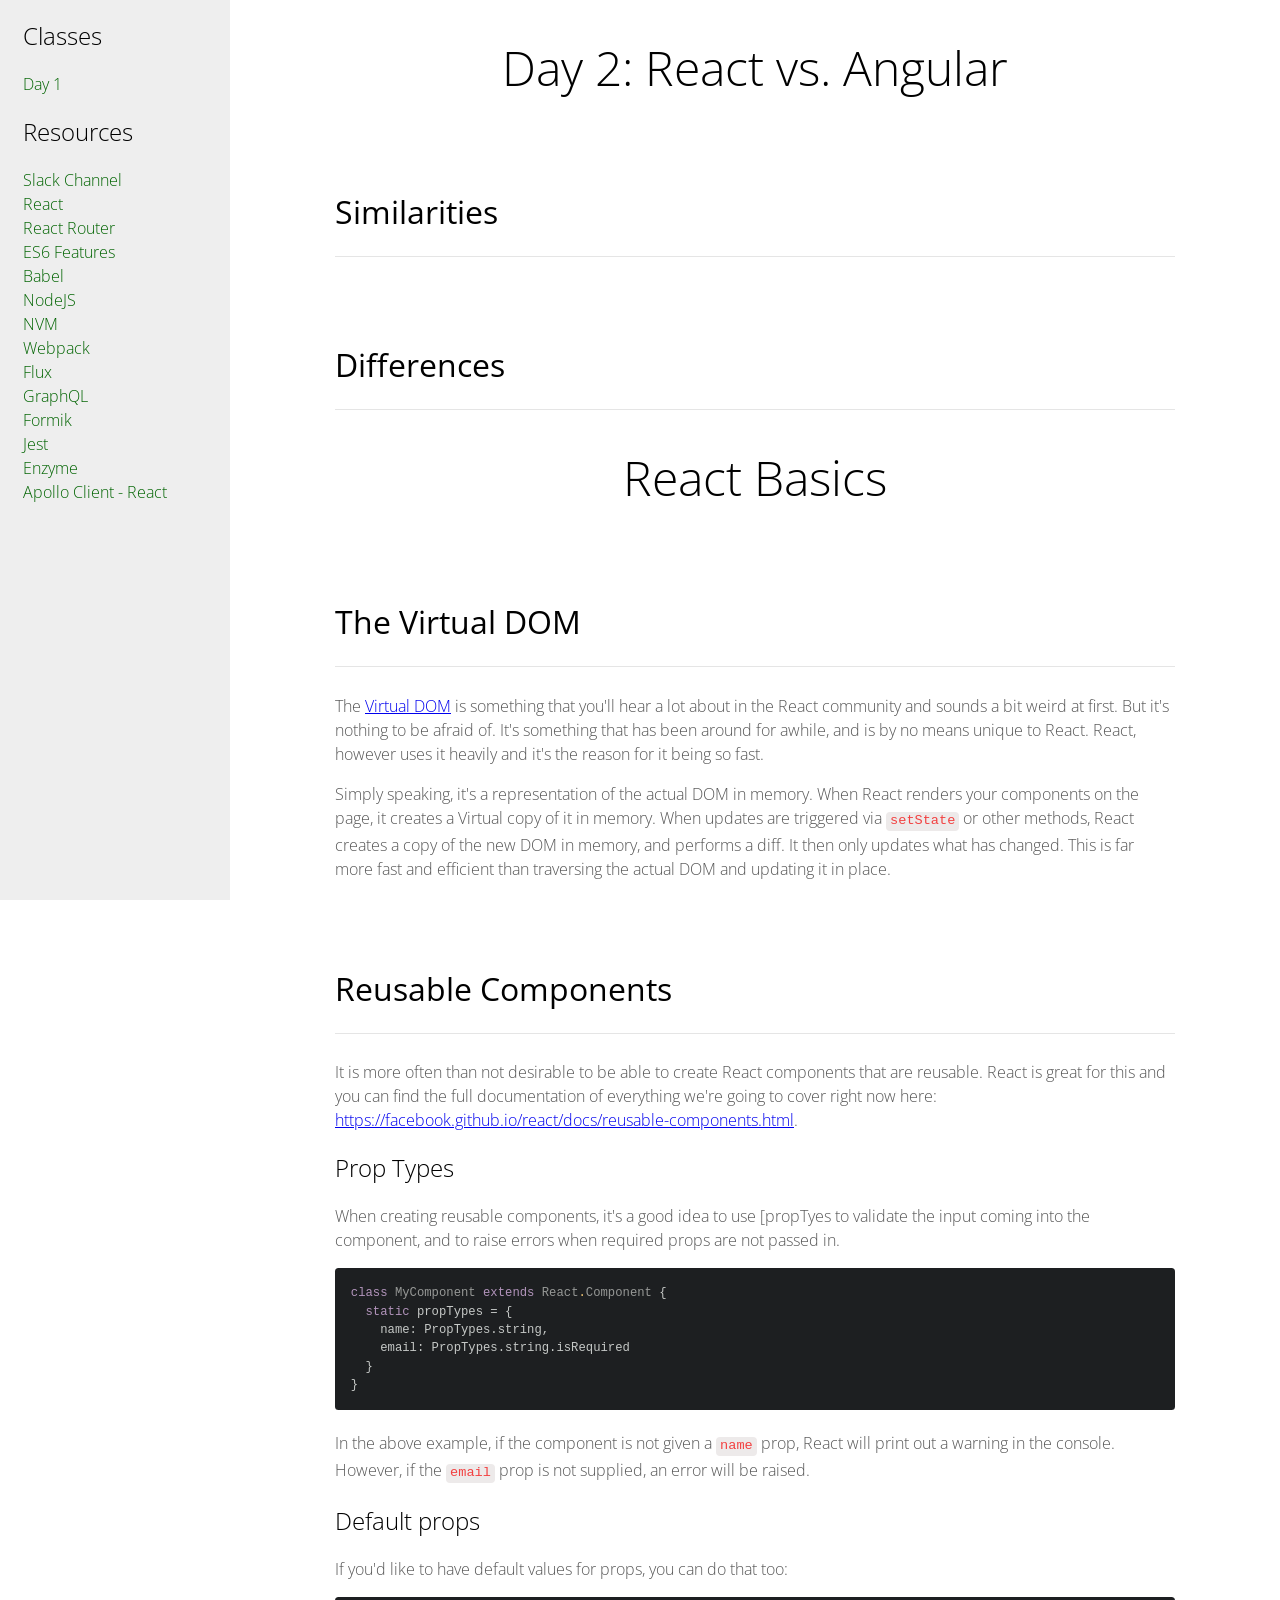
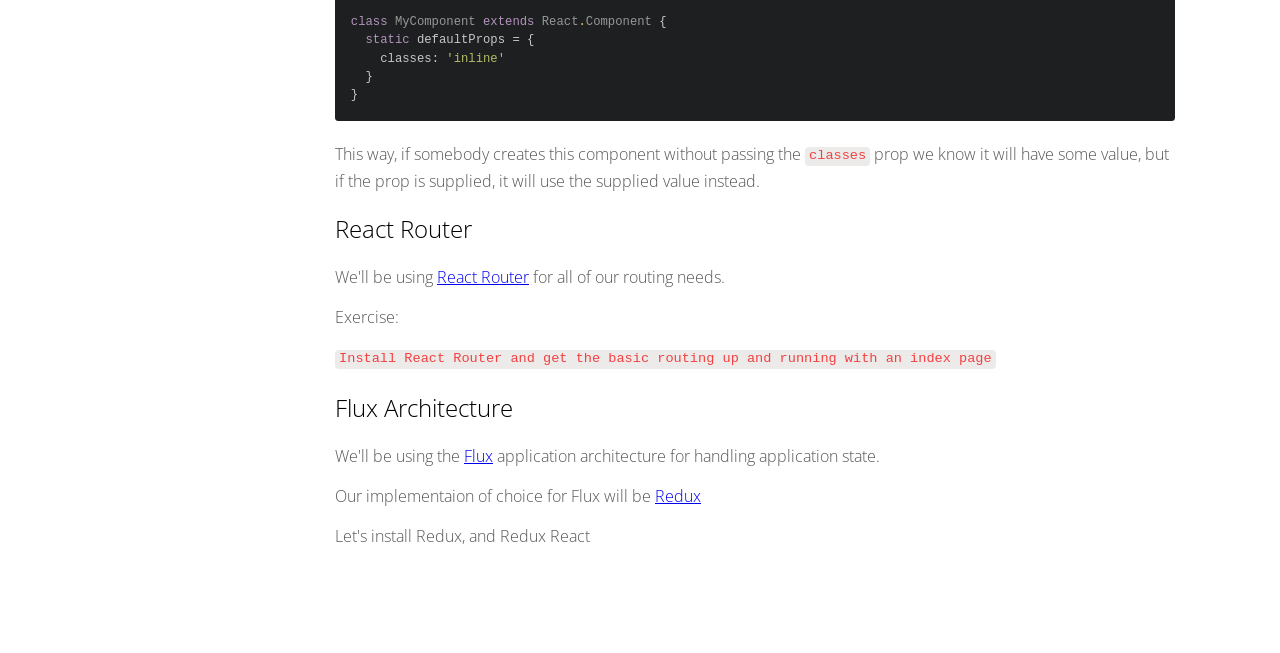
<file: day-2/index.html>
<!DOCTYPE html>
<html>
  <head>
    <meta charset="utf-8">
    <meta name="viewport" content="width=device-width">
    <link href="http://dphaener.github.io/geekwise-react/styles/app.css" rel="stylesheet" />
    <title>Geekwise Academy | ReactJS</title>
  </head>
  <body>
    <div id="wrapper">
			<main>
				<div id="content">
					<div class="innertube">
            <h1 id="day-2-react-vs-angular">Day 2: React vs. Angular</h1>
<h2 id="similarities">Similarities</h2>
<h2 id="differences">Differences</h2>
<h1 id="react-basics">React Basics</h1>
<h2 id="the-virtual-dom">The Virtual DOM</h2>
<p>The <a href="https://facebook.github.io/react/docs/glossary.html">Virtual DOM</a> is
something that you&#39;ll hear a lot about in the React community and sounds a bit
weird at first. But it&#39;s nothing to be afraid of. It&#39;s something that has been
around for awhile, and is by no means unique to React. React, however uses it
heavily and it&#39;s the reason for it being so fast.</p>
<p>Simply speaking, it&#39;s a representation of the actual DOM in memory. When
React renders your components on the page, it creates a Virtual copy of it in
memory. When updates are triggered via <code>setState</code> or other methods, React creates
a copy of the new DOM in memory, and performs a diff. It then only updates what
has changed. This is far more fast and efficient than traversing the actual DOM
and updating it in place.</p>
<h2 id="reusable-components">Reusable Components</h2>
<p>It is more often than not desirable to be able to create React components that
are reusable. React is great for this and you can find the full documentation
of everything we&#39;re going to cover right now here: <a href="https://facebook.github.io/react/docs/reusable-components.html">https://facebook.github.io/react/docs/reusable-components.html</a>.</p>
<h3 id="prop-types">Prop Types</h3>
<p>When creating reusable components, it&#39;s a good idea to use [propTyes to validate
the input coming into the component, and to raise errors when required props
are not passed in.</p>
<pre><code class="lang-js"><span class="class"><span class="keyword">class</span> <span class="title">MyComponent</span> <span class="keyword">extends</span> <span class="title">React</span>.<span class="title">Component</span> </span>{
  <span class="keyword">static</span> propTypes = {
    <span class="attr">name</span>: PropTypes.string,
    <span class="attr">email</span>: PropTypes.string.isRequired
  }
}
</code></pre>
<p>In the above example, if the component is not given a <code>name</code> prop, React will
print out a warning in the console. However, if the <code>email</code> prop is not supplied,
an error will be raised.</p>
<h3 id="default-props">Default props</h3>
<p>If you&#39;d like to have default values for props, you can do that too:</p>
<pre><code class="lang-js"><span class="class"><span class="keyword">class</span> <span class="title">MyComponent</span> <span class="keyword">extends</span> <span class="title">React</span>.<span class="title">Component</span> </span>{
  <span class="keyword">static</span> defaultProps = {
    <span class="attr">classes</span>: <span class="string">'inline'</span>
  }
}
</code></pre>
<p>This way, if somebody creates this component without passing the <code>classes</code> prop
we know it will have some value, but if the prop is supplied, it will use the
supplied value instead.</p>
<h3 id="react-router">React Router</h3>
<p>We&#39;ll be using <a href="https://github.com/rackt/react-router">React Router</a> for all of
our routing needs.</p>
<p>Exercise:</p>
<p><code>Install React Router and get the basic routing up and running with an index page</code></p>
<h3 id="flux-architecture">Flux Architecture</h3>
<p>We&#39;ll be using the <a href="https://facebook.github.io/flux/docs/overview.html">Flux</a>
application architecture for handling application state.</p>
<p>Our implementaion of choice for Flux will be <a href="https://github.com/rackt/redux">Redux</a></p>
<p>Let&#39;s install Redux, and Redux React</p>

					</div>
				</div>
			</main>
			<nav id="nav">
				<div class="innertube">
					<h3>Classes</h3>
					<ul>
						<li><a href="http://dphaener.github.io/geekwise-react/day-1">Day 1</a></li>
            <!-- <li><a href="http://dphaener.github.io/geekwise-react/day-2">Day 2</a></li> -->
            <!-- <li><a href="http://dphaener.github.io/geekwise-react/day-3">Day 3</a></li> -->
            <!-- <li><a href="http://dphaener.github.io/geekwise-react/day-4">Day 4</a></li> -->
            <!-- <li><a href="http://dphaener.github.io/geekwise-react/day-5">Day 5</a></li> -->
            <!-- <li><a href="http://dphaener.github.io/geekwise-react/day-6">Day 6</a></li> -->
            <!-- <li><a href="http://dphaener.github.io/geekwise-react/day-7">Day 7</a></li> -->
            <!-- <li><a href="http://dphaener.github.io/geekwise-react/day-8">Day 8</a></li> -->
            <!-- <li><a href="http://dphaener.github.io/geekwise-react/day-9">Day 9</a></li> -->
            <!-- <li><a href="http://dphaener.github.io/geekwise-react/day-10">Day 10</a></li> -->
            <!-- <li><a href="http://dphaener.github.io/geekwise-react/day-11">Day 11</a></li> -->
            <!-- <li><a href="http://dphaener.github.io/geekwise-react/day-12">Day 12</a></li> -->
					</ul>
					<h3>Resources</h3>
					<ul>
            <li><a target="_blank" href="https://geekwise.slack.com/messages/G7RGZ117H/">Slack Channel</a></li>
						<li><a target="_blank" href="https://facebook.github.io/react/">React</a></li>
            <li><a target="_blank" href="https://reacttraining.com/react-router/">React Router</a></li>
						<li><a target="_blank" href="https://babeljs.io/docs/learn-es2015/">ES6 Features</a></li>
						<li><a target="_blank" href="https://babeljs.io">Babel</a></li>
						<li><a target="_blank" href="https://nodejs.org/en/">NodeJS</a></li>
						<li><a target="_blank" href="https://github.com/creationix/nvm">NVM</a></li>
            <li><a target="_blank" href="https://webpack.github.io/">Webpack</a></li>
            <li><a target="_blank" href="https://facebook.github.io/flux/docs/overview.html">Flux</a></li>
            <li><a target="_blank" href="https://facebook.github.io/graphql/">GraphQL</a></li>
            <li><a target="_blank" href="https://github.com/jaredpalmer/formik">Formik</a></li>
            <li><a target="_blank" href="https://facebook.github.io/jest/">Jest</a></li>
            <li><a target="_blank" href="http://airbnb.io/enzyme/">Enzyme</a></li>
            <li><a target="_blank" href="http://dev.apollodata.com/react/">Apollo Client - React</a></li>
					</ul>
				</div>
			</nav>
		</div>
  </body>
</html>
</file>
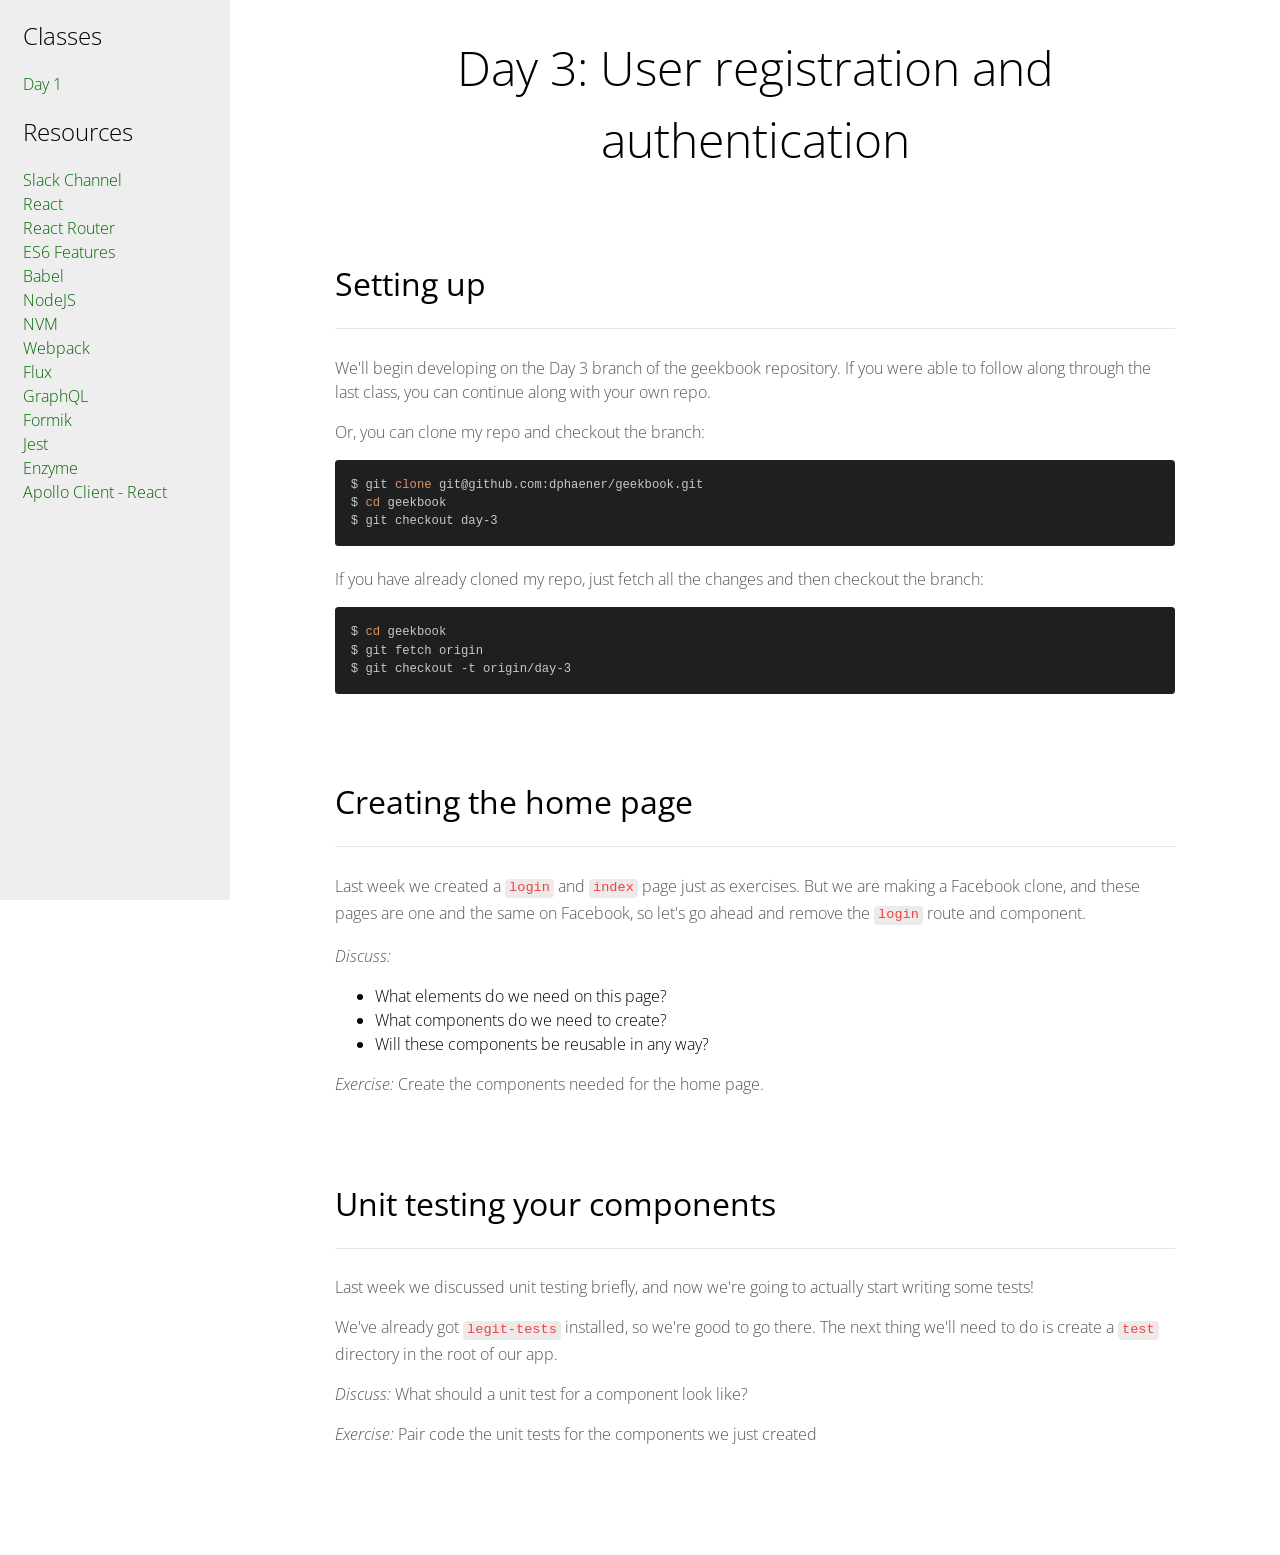
<file: day-3/index.html>
<!DOCTYPE html>
<html>
  <head>
    <meta charset="utf-8">
    <meta name="viewport" content="width=device-width">
    <link href="http://dphaener.github.io/geekwise-react/styles/app.css" rel="stylesheet" />
    <title>Geekwise Academy | ReactJS</title>
  </head>
  <body>
    <div id="wrapper">
			<main>
				<div id="content">
					<div class="innertube">
            <h1 id="day-3-user-registration-and-authentication">Day 3: User registration and authentication</h1>
<h2 id="setting-up">Setting up</h2>
<p>We&#39;ll begin developing on the Day 3 branch of the geekbook repository. If
you were able to follow along through the last class, you can continue along
with your own repo.</p>
<p>Or, you can clone my repo and checkout the branch:</p>
<pre><code class="lang-bash">$ git <span class="built_in">clone</span> git@github.com:dphaener/geekbook.git
$ <span class="built_in">cd</span> geekbook
$ git checkout day-3
</code></pre>
<p>If you have already cloned my repo, just fetch all the changes and then
checkout the branch:</p>
<pre><code class="lang-bash">$ <span class="built_in">cd</span> geekbook
$ git fetch origin
$ git checkout -t origin/day-3
</code></pre>
<h2 id="creating-the-home-page">Creating the home page</h2>
<p>Last week we created a <code>login</code> and <code>index</code> page just as exercises. But we are
making a Facebook clone, and these pages are one and the same on Facebook, so
let&#39;s go ahead and remove the <code>login</code> route and component.</p>
<p><em>Discuss:</em></p>
<ul>
<li>What elements do we need on this page?</li>
<li>What components do we need to create?</li>
<li>Will these components be reusable in any way?</li>
</ul>
<p><em>Exercise:</em> Create the components needed for the home page.</p>
<h2 id="unit-testing-your-components">Unit testing your components</h2>
<p>Last week we discussed unit testing briefly, and now we&#39;re going to actually
start writing some tests!</p>
<p>We&#39;ve already got <code>legit-tests</code> installed, so we&#39;re good to go there. The next
thing we&#39;ll need to do is create a <code>test</code> directory in the root of our app.</p>
<p><em>Discuss:</em> What should a unit test for a component look like?</p>
<p><em>Exercise:</em> Pair code the unit tests for the components we just created</p>

					</div>
				</div>
			</main>
			<nav id="nav">
				<div class="innertube">
					<h3>Classes</h3>
					<ul>
						<li><a href="http://dphaener.github.io/geekwise-react/day-1">Day 1</a></li>
            <!-- <li><a href="http://dphaener.github.io/geekwise-react/day-2">Day 2</a></li> -->
            <!-- <li><a href="http://dphaener.github.io/geekwise-react/day-3">Day 3</a></li> -->
            <!-- <li><a href="http://dphaener.github.io/geekwise-react/day-4">Day 4</a></li> -->
            <!-- <li><a href="http://dphaener.github.io/geekwise-react/day-5">Day 5</a></li> -->
            <!-- <li><a href="http://dphaener.github.io/geekwise-react/day-6">Day 6</a></li> -->
            <!-- <li><a href="http://dphaener.github.io/geekwise-react/day-7">Day 7</a></li> -->
            <!-- <li><a href="http://dphaener.github.io/geekwise-react/day-8">Day 8</a></li> -->
            <!-- <li><a href="http://dphaener.github.io/geekwise-react/day-9">Day 9</a></li> -->
            <!-- <li><a href="http://dphaener.github.io/geekwise-react/day-10">Day 10</a></li> -->
            <!-- <li><a href="http://dphaener.github.io/geekwise-react/day-11">Day 11</a></li> -->
            <!-- <li><a href="http://dphaener.github.io/geekwise-react/day-12">Day 12</a></li> -->
					</ul>
					<h3>Resources</h3>
					<ul>
            <li><a target="_blank" href="https://geekwise.slack.com/messages/G7RGZ117H/">Slack Channel</a></li>
						<li><a target="_blank" href="https://facebook.github.io/react/">React</a></li>
            <li><a target="_blank" href="https://reacttraining.com/react-router/">React Router</a></li>
						<li><a target="_blank" href="https://babeljs.io/docs/learn-es2015/">ES6 Features</a></li>
						<li><a target="_blank" href="https://babeljs.io">Babel</a></li>
						<li><a target="_blank" href="https://nodejs.org/en/">NodeJS</a></li>
						<li><a target="_blank" href="https://github.com/creationix/nvm">NVM</a></li>
            <li><a target="_blank" href="https://webpack.github.io/">Webpack</a></li>
            <li><a target="_blank" href="https://facebook.github.io/flux/docs/overview.html">Flux</a></li>
            <li><a target="_blank" href="https://facebook.github.io/graphql/">GraphQL</a></li>
            <li><a target="_blank" href="https://github.com/jaredpalmer/formik">Formik</a></li>
            <li><a target="_blank" href="https://facebook.github.io/jest/">Jest</a></li>
            <li><a target="_blank" href="http://airbnb.io/enzyme/">Enzyme</a></li>
            <li><a target="_blank" href="http://dev.apollodata.com/react/">Apollo Client - React</a></li>
					</ul>
				</div>
			</nav>
		</div>
  </body>
</html>
</file>
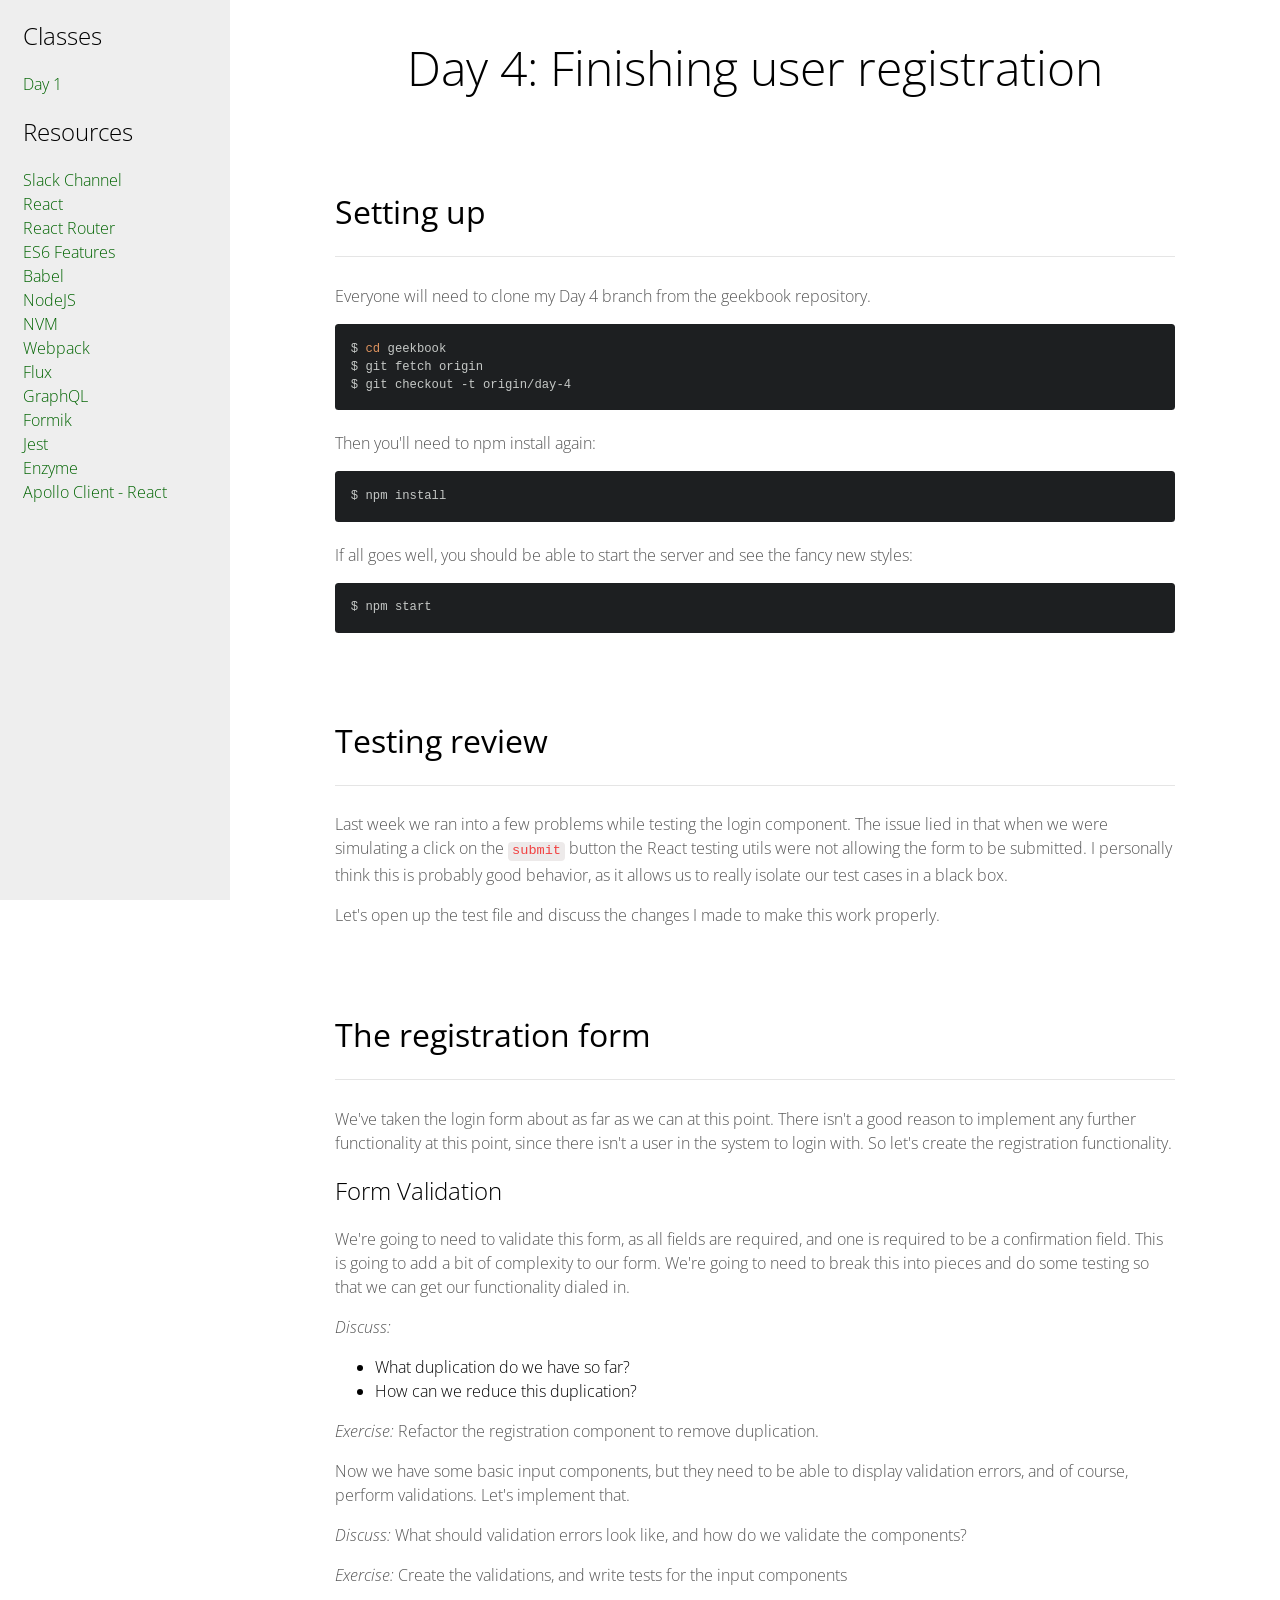
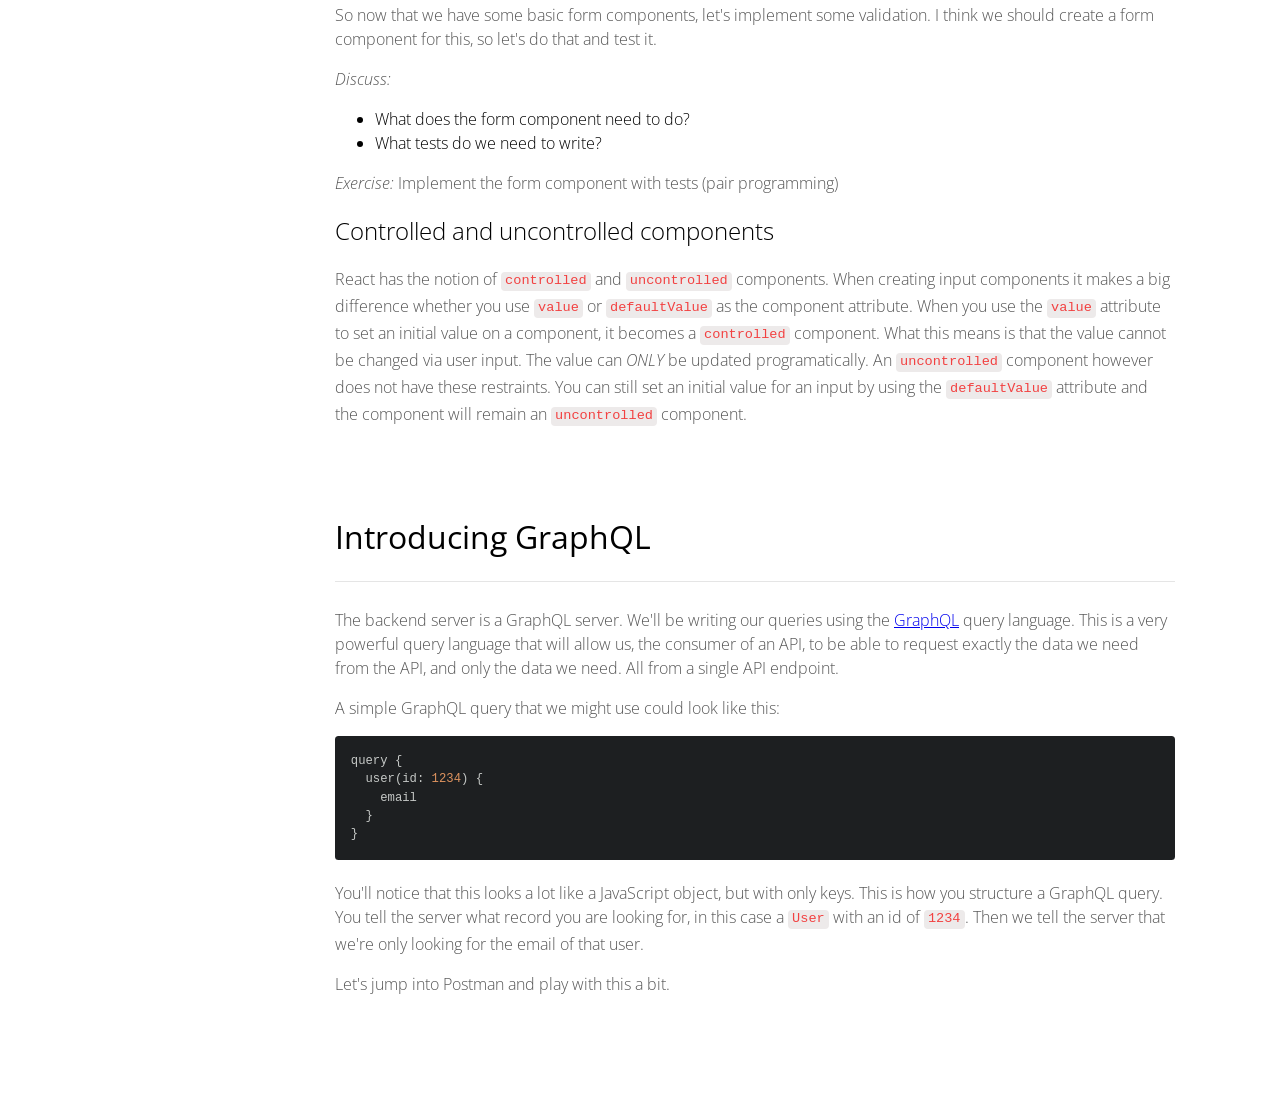
<file: day-4/index.html>
<!DOCTYPE html>
<html>
  <head>
    <meta charset="utf-8">
    <meta name="viewport" content="width=device-width">
    <link href="http://dphaener.github.io/geekwise-react/styles/app.css" rel="stylesheet" />
    <title>Geekwise Academy | ReactJS</title>
  </head>
  <body>
    <div id="wrapper">
			<main>
				<div id="content">
					<div class="innertube">
            <h1 id="day-4-finishing-user-registration">Day 4: Finishing user registration</h1>
<h2 id="setting-up">Setting up</h2>
<p>Everyone will need to clone my Day 4 branch from the geekbook repository.</p>
<pre><code class="lang-bash">$ <span class="built_in">cd</span> geekbook
$ git fetch origin
$ git checkout -t origin/day-4
</code></pre>
<p>Then you&#39;ll need to npm install again:</p>
<pre><code class="lang-bash">$ npm install
</code></pre>
<p>If all goes well, you should be able to start the server and see the fancy
new styles:</p>
<pre><code class="lang-bash">$ npm start
</code></pre>
<h2 id="testing-review">Testing review</h2>
<p>Last week we ran into a few problems while testing the login component. The
issue lied in that when we were simulating a click on the <code>submit</code> button
the React testing utils were not allowing the form to be submitted. I personally
think this is probably good behavior, as it allows us to really isolate our
test cases in a black box.</p>
<p>Let&#39;s open up the test file and discuss the changes I made to make this work
properly.</p>
<h2 id="the-registration-form">The registration form</h2>
<p>We&#39;ve taken the login form about as far as we can at this point. There isn&#39;t a
good reason to implement any further functionality at this point, since there
isn&#39;t a user in the system to login with. So let&#39;s create the registration
functionality.</p>
<h3 id="form-validation">Form Validation</h3>
<p>We&#39;re going to need to validate this form, as all fields are required, and
one is required to be a confirmation field. This is going to add a bit of
complexity to our form. We&#39;re going to need to break this into pieces and do
some testing so that we can get our functionality dialed in.</p>
<p><em>Discuss:</em></p>
<ul>
<li>What duplication do we have so far?</li>
<li>How can we reduce this duplication?</li>
</ul>
<p><em>Exercise:</em> Refactor the registration component to remove duplication.</p>
<p>Now we have some basic input components, but they need to be able to display
validation errors, and of course, perform validations. Let&#39;s implement that.</p>
<p><em>Discuss:</em> What should validation errors look like, and how do we validate the components?</p>
<p><em>Exercise:</em> Create the validations, and write tests for the input components</p>
<p>So now that we have some basic form components, let&#39;s implement some validation.
I think we should create a form component for this, so let&#39;s do that and test
it.</p>
<p><em>Discuss:</em></p>
<ul>
<li>What does the form component need to do?</li>
<li>What tests do we need to write?</li>
</ul>
<p><em>Exercise:</em> Implement the form component with tests (pair programming)</p>
<h3 id="controlled-and-uncontrolled-components">Controlled and uncontrolled components</h3>
<p>React has the notion of <code>controlled</code> and <code>uncontrolled</code> components. When creating
input components it makes a big difference whether you use <code>value</code> or <code>defaultValue</code>
as the component attribute. When you use the <code>value</code> attribute to set an initial
value on a component, it becomes a <code>controlled</code> component. What this means is
that the value cannot be changed via user input. The value can <em>ONLY</em> be updated
programatically. An <code>uncontrolled</code> component however does not have these
restraints. You can still set an initial value for an input by using the
<code>defaultValue</code> attribute and the component will remain an <code>uncontrolled</code>
component.</p>
<h2 id="introducing-graphql">Introducing GraphQL</h2>
<p>The backend server is a GraphQL server. We&#39;ll be writing our queries using the
<a href="https://facebook.github.io/graphql/">GraphQL</a> query language. This is a very
powerful query language that will allow us, the consumer of an API, to be
able to request exactly the data we need from the API, and only the data we
need. All from a single API endpoint.</p>
<p>A simple GraphQL query that we might use could look like this:</p>
<pre><code class="lang-js">query {
  user(id: <span class="number">1234</span>) {
    email
  }
}
</code></pre>
<p>You&#39;ll notice that this looks a lot like a JavaScript object, but with only keys.
This is how you structure a GraphQL query. You tell the server what record
you are looking for, in this case a <code>User</code> with an id of <code>1234</code>. Then we tell
the server that we&#39;re only looking for the email of that user.</p>
<p>Let&#39;s jump into Postman and play with this a bit.</p>

					</div>
				</div>
			</main>
			<nav id="nav">
				<div class="innertube">
					<h3>Classes</h3>
					<ul>
						<li><a href="http://dphaener.github.io/geekwise-react/day-1">Day 1</a></li>
            <!-- <li><a href="http://dphaener.github.io/geekwise-react/day-2">Day 2</a></li> -->
            <!-- <li><a href="http://dphaener.github.io/geekwise-react/day-3">Day 3</a></li> -->
            <!-- <li><a href="http://dphaener.github.io/geekwise-react/day-4">Day 4</a></li> -->
            <!-- <li><a href="http://dphaener.github.io/geekwise-react/day-5">Day 5</a></li> -->
            <!-- <li><a href="http://dphaener.github.io/geekwise-react/day-6">Day 6</a></li> -->
            <!-- <li><a href="http://dphaener.github.io/geekwise-react/day-7">Day 7</a></li> -->
            <!-- <li><a href="http://dphaener.github.io/geekwise-react/day-8">Day 8</a></li> -->
            <!-- <li><a href="http://dphaener.github.io/geekwise-react/day-9">Day 9</a></li> -->
            <!-- <li><a href="http://dphaener.github.io/geekwise-react/day-10">Day 10</a></li> -->
            <!-- <li><a href="http://dphaener.github.io/geekwise-react/day-11">Day 11</a></li> -->
            <!-- <li><a href="http://dphaener.github.io/geekwise-react/day-12">Day 12</a></li> -->
					</ul>
					<h3>Resources</h3>
					<ul>
            <li><a target="_blank" href="https://geekwise.slack.com/messages/G7RGZ117H/">Slack Channel</a></li>
						<li><a target="_blank" href="https://facebook.github.io/react/">React</a></li>
            <li><a target="_blank" href="https://reacttraining.com/react-router/">React Router</a></li>
						<li><a target="_blank" href="https://babeljs.io/docs/learn-es2015/">ES6 Features</a></li>
						<li><a target="_blank" href="https://babeljs.io">Babel</a></li>
						<li><a target="_blank" href="https://nodejs.org/en/">NodeJS</a></li>
						<li><a target="_blank" href="https://github.com/creationix/nvm">NVM</a></li>
            <li><a target="_blank" href="https://webpack.github.io/">Webpack</a></li>
            <li><a target="_blank" href="https://facebook.github.io/flux/docs/overview.html">Flux</a></li>
            <li><a target="_blank" href="https://facebook.github.io/graphql/">GraphQL</a></li>
            <li><a target="_blank" href="https://github.com/jaredpalmer/formik">Formik</a></li>
            <li><a target="_blank" href="https://facebook.github.io/jest/">Jest</a></li>
            <li><a target="_blank" href="http://airbnb.io/enzyme/">Enzyme</a></li>
            <li><a target="_blank" href="http://dev.apollodata.com/react/">Apollo Client - React</a></li>
					</ul>
				</div>
			</nav>
		</div>
  </body>
</html>
</file>
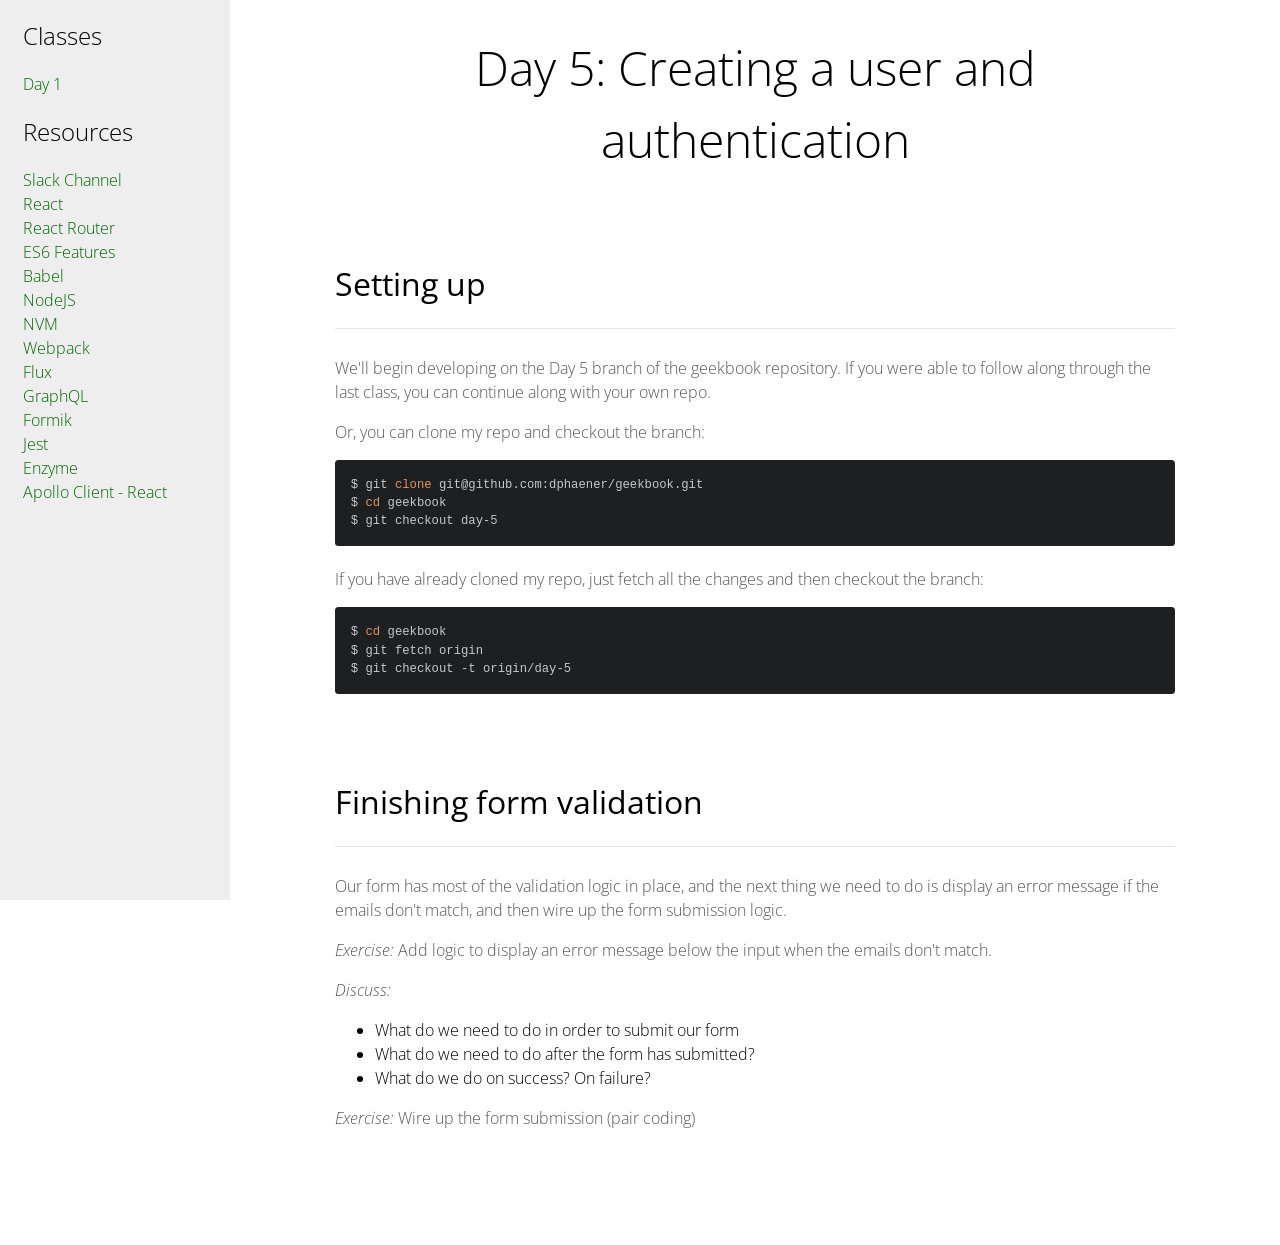
<file: day-5/index.html>
<!DOCTYPE html>
<html>
  <head>
    <meta charset="utf-8">
    <meta name="viewport" content="width=device-width">
    <link href="http://dphaener.github.io/geekwise-react/styles/app.css" rel="stylesheet" />
    <title>Geekwise Academy | ReactJS</title>
  </head>
  <body>
    <div id="wrapper">
			<main>
				<div id="content">
					<div class="innertube">
            <h1 id="day-5-creating-a-user-and-authentication">Day 5: Creating a user and authentication</h1>
<h2 id="setting-up">Setting up</h2>
<p>We&#39;ll begin developing on the Day 5 branch of the geekbook repository. If
you were able to follow along through the last class, you can continue along
with your own repo.</p>
<p>Or, you can clone my repo and checkout the branch:</p>
<pre><code class="lang-bash">$ git <span class="built_in">clone</span> git@github.com:dphaener/geekbook.git
$ <span class="built_in">cd</span> geekbook
$ git checkout day-5
</code></pre>
<p>If you have already cloned my repo, just fetch all the changes and then
checkout the branch:</p>
<pre><code class="lang-bash">$ <span class="built_in">cd</span> geekbook
$ git fetch origin
$ git checkout -t origin/day-5
</code></pre>
<h2 id="finishing-form-validation">Finishing form validation</h2>
<p>Our form has most of the validation logic in place, and the next thing we
need to do is display an error message if the emails don&#39;t match, and then
wire up the form submission logic.</p>
<p><em>Exercise:</em> Add logic to display an error message below the input when the emails don&#39;t match.</p>
<p><em>Discuss:</em></p>
<ul>
<li>What do we need to do in order to submit our form</li>
<li>What do we need to do after the form has submitted?</li>
<li>What do we do on success? On failure?</li>
</ul>
<p><em>Exercise:</em> Wire up the form submission (pair coding)</p>

					</div>
				</div>
			</main>
			<nav id="nav">
				<div class="innertube">
					<h3>Classes</h3>
					<ul>
						<li><a href="http://dphaener.github.io/geekwise-react/day-1">Day 1</a></li>
            <!-- <li><a href="http://dphaener.github.io/geekwise-react/day-2">Day 2</a></li> -->
            <!-- <li><a href="http://dphaener.github.io/geekwise-react/day-3">Day 3</a></li> -->
            <!-- <li><a href="http://dphaener.github.io/geekwise-react/day-4">Day 4</a></li> -->
            <!-- <li><a href="http://dphaener.github.io/geekwise-react/day-5">Day 5</a></li> -->
            <!-- <li><a href="http://dphaener.github.io/geekwise-react/day-6">Day 6</a></li> -->
            <!-- <li><a href="http://dphaener.github.io/geekwise-react/day-7">Day 7</a></li> -->
            <!-- <li><a href="http://dphaener.github.io/geekwise-react/day-8">Day 8</a></li> -->
            <!-- <li><a href="http://dphaener.github.io/geekwise-react/day-9">Day 9</a></li> -->
            <!-- <li><a href="http://dphaener.github.io/geekwise-react/day-10">Day 10</a></li> -->
            <!-- <li><a href="http://dphaener.github.io/geekwise-react/day-11">Day 11</a></li> -->
            <!-- <li><a href="http://dphaener.github.io/geekwise-react/day-12">Day 12</a></li> -->
					</ul>
					<h3>Resources</h3>
					<ul>
            <li><a target="_blank" href="https://geekwise.slack.com/messages/G7RGZ117H/">Slack Channel</a></li>
						<li><a target="_blank" href="https://facebook.github.io/react/">React</a></li>
            <li><a target="_blank" href="https://reacttraining.com/react-router/">React Router</a></li>
						<li><a target="_blank" href="https://babeljs.io/docs/learn-es2015/">ES6 Features</a></li>
						<li><a target="_blank" href="https://babeljs.io">Babel</a></li>
						<li><a target="_blank" href="https://nodejs.org/en/">NodeJS</a></li>
						<li><a target="_blank" href="https://github.com/creationix/nvm">NVM</a></li>
            <li><a target="_blank" href="https://webpack.github.io/">Webpack</a></li>
            <li><a target="_blank" href="https://facebook.github.io/flux/docs/overview.html">Flux</a></li>
            <li><a target="_blank" href="https://facebook.github.io/graphql/">GraphQL</a></li>
            <li><a target="_blank" href="https://github.com/jaredpalmer/formik">Formik</a></li>
            <li><a target="_blank" href="https://facebook.github.io/jest/">Jest</a></li>
            <li><a target="_blank" href="http://airbnb.io/enzyme/">Enzyme</a></li>
            <li><a target="_blank" href="http://dev.apollodata.com/react/">Apollo Client - React</a></li>
					</ul>
				</div>
			</nav>
		</div>
  </body>
</html>
</file>
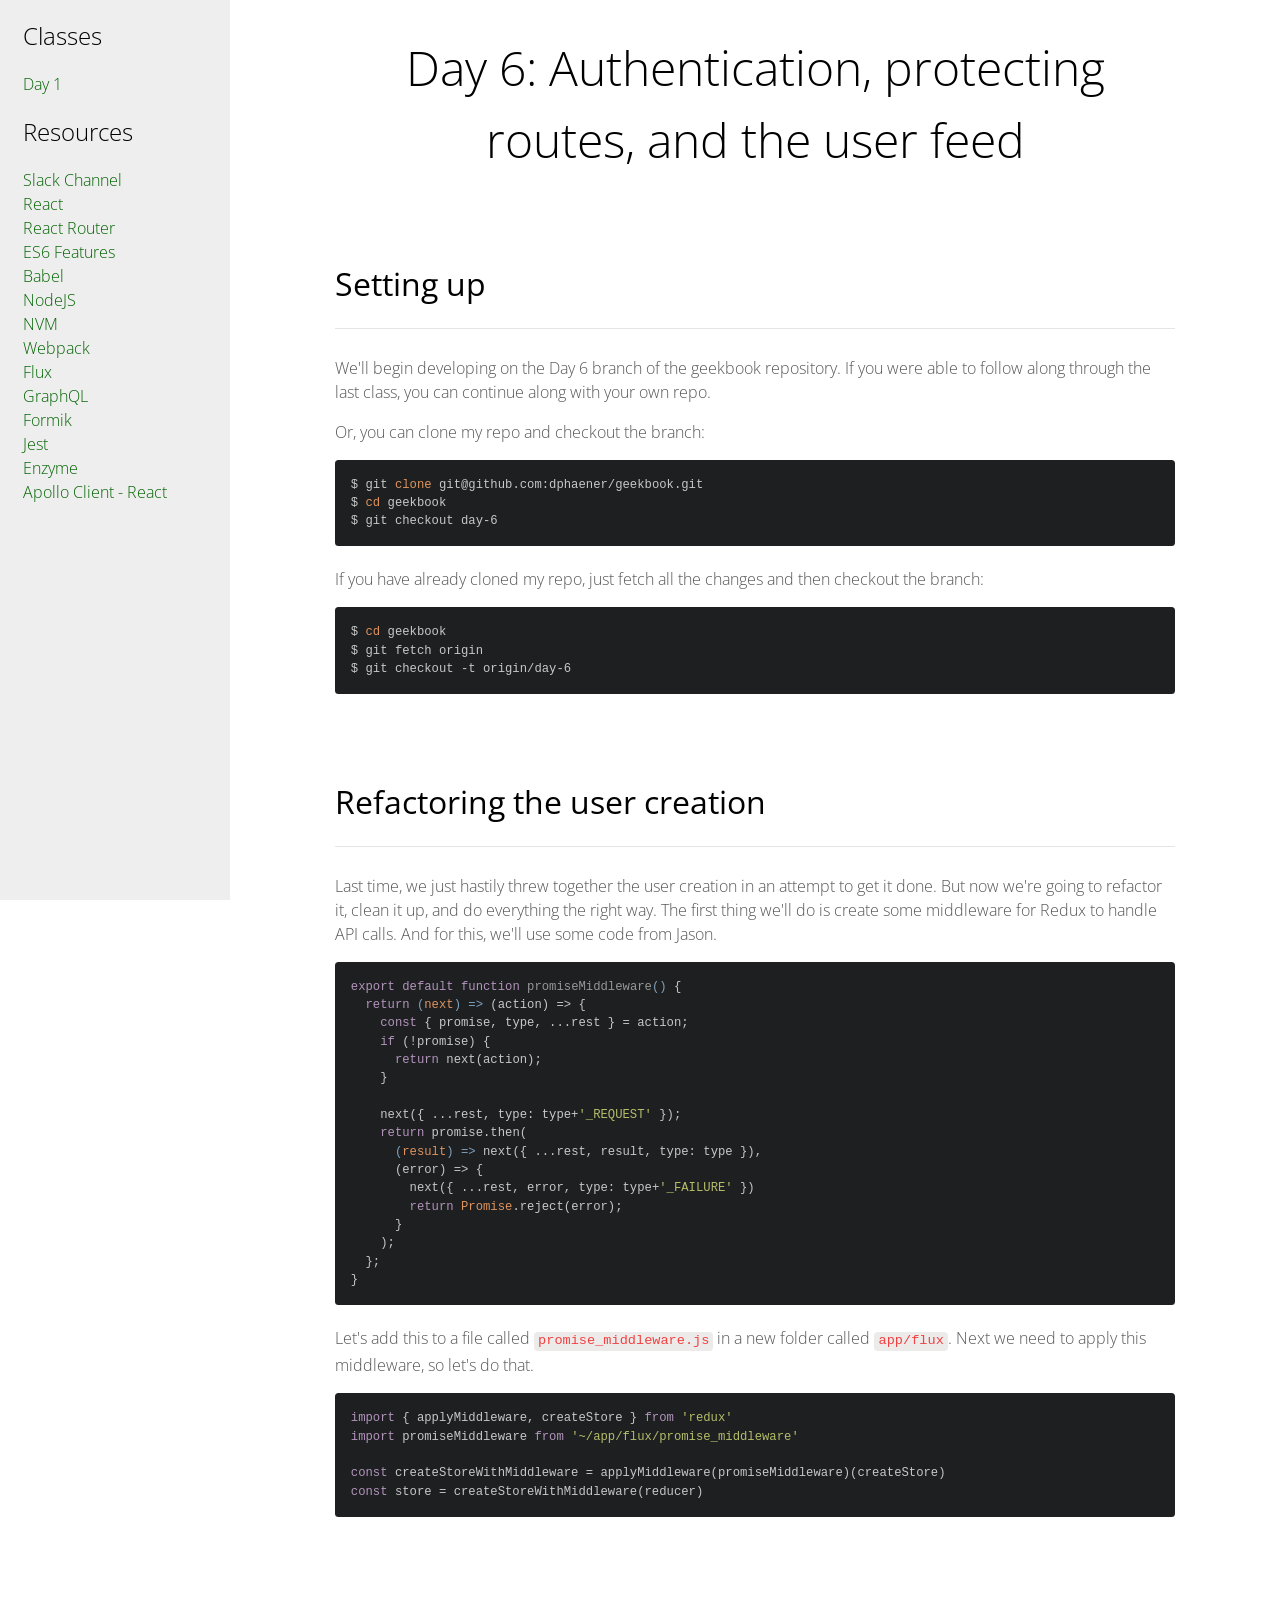
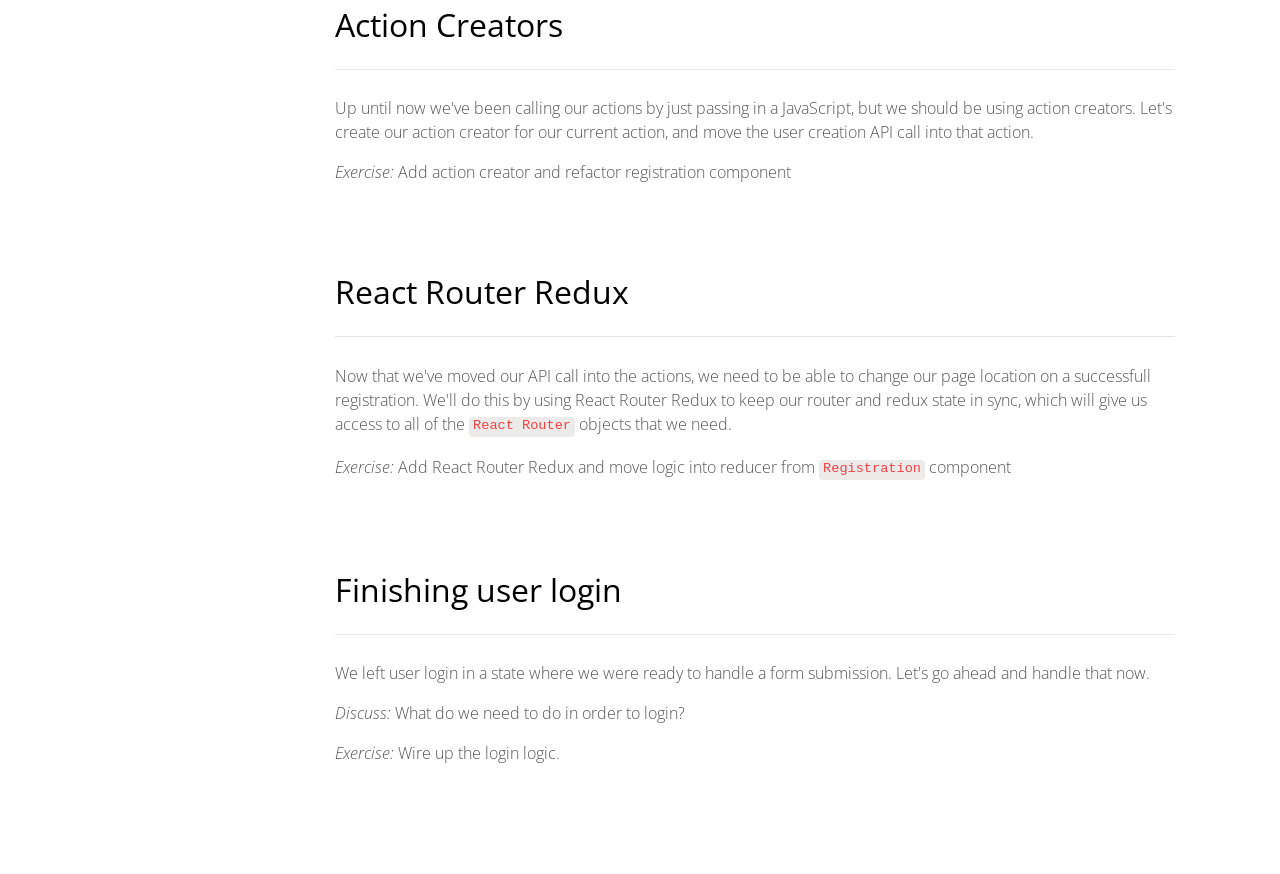
<file: day-6/index.html>
<!DOCTYPE html>
<html>
  <head>
    <meta charset="utf-8">
    <meta name="viewport" content="width=device-width">
    <link href="http://dphaener.github.io/geekwise-react/styles/app.css" rel="stylesheet" />
    <title>Geekwise Academy | ReactJS</title>
  </head>
  <body>
    <div id="wrapper">
			<main>
				<div id="content">
					<div class="innertube">
            <h1 id="day-6-authentication-protecting-routes-and-the-user-feed">Day 6: Authentication, protecting routes, and the user feed</h1>
<h2 id="setting-up">Setting up</h2>
<p>We&#39;ll begin developing on the Day 6 branch of the geekbook repository. If
you were able to follow along through the last class, you can continue along
with your own repo.</p>
<p>Or, you can clone my repo and checkout the branch:</p>
<pre><code class="lang-bash">$ git <span class="built_in">clone</span> git@github.com:dphaener/geekbook.git
$ <span class="built_in">cd</span> geekbook
$ git checkout day-6
</code></pre>
<p>If you have already cloned my repo, just fetch all the changes and then
checkout the branch:</p>
<pre><code class="lang-bash">$ <span class="built_in">cd</span> geekbook
$ git fetch origin
$ git checkout -t origin/day-6
</code></pre>
<h2 id="refactoring-the-user-creation">Refactoring the user creation</h2>
<p>Last time, we just hastily threw together the user creation in an attempt to
get it done. But now we&#39;re going to refactor it, clean it up, and do
everything the right way. The first thing we&#39;ll do is create some middleware
for Redux to handle API calls. And for this, we&#39;ll use some code from Jason.</p>
<pre><code class="lang-js"><span class="keyword">export</span> <span class="keyword">default</span> <span class="function"><span class="keyword">function</span> <span class="title">promiseMiddleware</span>(<span class="params"></span>) </span>{
  <span class="keyword">return</span> <span class="function">(<span class="params">next</span>) =&gt;</span> (action) =&gt; {
    <span class="keyword">const</span> { promise, type, ...rest } = action;
    <span class="keyword">if</span> (!promise) {
      <span class="keyword">return</span> next(action);
    }

    next({ ...rest, <span class="attr">type</span>: type+<span class="string">'_REQUEST'</span> });
    <span class="keyword">return</span> promise.then(
      <span class="function">(<span class="params">result</span>) =&gt;</span> next({ ...rest, result, <span class="attr">type</span>: type }),
      (error) =&gt; {
        next({ ...rest, error, <span class="attr">type</span>: type+<span class="string">'_FAILURE'</span> })
        <span class="keyword">return</span> <span class="built_in">Promise</span>.reject(error);
      }
    );
  };
}
</code></pre>
<p>Let&#39;s add this to a file called <code>promise_middleware.js</code> in a new folder called
<code>app/flux</code>. Next we need to apply this middleware, so let&#39;s do that.</p>
<pre><code class="lang-js"><span class="keyword">import</span> { applyMiddleware, createStore } <span class="keyword">from</span> <span class="string">'redux'</span>
<span class="keyword">import</span> promiseMiddleware <span class="keyword">from</span> <span class="string">'~/app/flux/promise_middleware'</span>

<span class="keyword">const</span> createStoreWithMiddleware = applyMiddleware(promiseMiddleware)(createStore)
<span class="keyword">const</span> store = createStoreWithMiddleware(reducer)
</code></pre>
<h2 id="action-creators">Action Creators</h2>
<p>Up until now we&#39;ve been calling our actions by just passing in a JavaScript,
but we should be using action creators. Let&#39;s create our action creator
for our current action, and move the user creation API call into that action.</p>
<p><em>Exercise:</em> Add action creator and refactor registration component</p>
<h2 id="react-router-redux">React Router Redux</h2>
<p>Now that we&#39;ve moved our API call into the actions, we need to be able to
change our page location on a successfull registration. We&#39;ll do this by
using React Router Redux to keep our router and redux state in sync, which
will give us access to all of the <code>React Router</code> objects that we need.</p>
<p><em>Exercise:</em> Add React Router Redux and move logic into reducer from <code>Registration</code> component</p>
<h2 id="finishing-user-login">Finishing user login</h2>
<p>We left user login in a state where we were ready to handle a form submission.
Let&#39;s go ahead and handle that now.</p>
<p><em>Discuss:</em> What do we need to do in order to login?</p>
<p><em>Exercise:</em> Wire up the login logic.</p>

					</div>
				</div>
			</main>
			<nav id="nav">
				<div class="innertube">
					<h3>Classes</h3>
					<ul>
						<li><a href="http://dphaener.github.io/geekwise-react/day-1">Day 1</a></li>
            <!-- <li><a href="http://dphaener.github.io/geekwise-react/day-2">Day 2</a></li> -->
            <!-- <li><a href="http://dphaener.github.io/geekwise-react/day-3">Day 3</a></li> -->
            <!-- <li><a href="http://dphaener.github.io/geekwise-react/day-4">Day 4</a></li> -->
            <!-- <li><a href="http://dphaener.github.io/geekwise-react/day-5">Day 5</a></li> -->
            <!-- <li><a href="http://dphaener.github.io/geekwise-react/day-6">Day 6</a></li> -->
            <!-- <li><a href="http://dphaener.github.io/geekwise-react/day-7">Day 7</a></li> -->
            <!-- <li><a href="http://dphaener.github.io/geekwise-react/day-8">Day 8</a></li> -->
            <!-- <li><a href="http://dphaener.github.io/geekwise-react/day-9">Day 9</a></li> -->
            <!-- <li><a href="http://dphaener.github.io/geekwise-react/day-10">Day 10</a></li> -->
            <!-- <li><a href="http://dphaener.github.io/geekwise-react/day-11">Day 11</a></li> -->
            <!-- <li><a href="http://dphaener.github.io/geekwise-react/day-12">Day 12</a></li> -->
					</ul>
					<h3>Resources</h3>
					<ul>
            <li><a target="_blank" href="https://geekwise.slack.com/messages/G7RGZ117H/">Slack Channel</a></li>
						<li><a target="_blank" href="https://facebook.github.io/react/">React</a></li>
            <li><a target="_blank" href="https://reacttraining.com/react-router/">React Router</a></li>
						<li><a target="_blank" href="https://babeljs.io/docs/learn-es2015/">ES6 Features</a></li>
						<li><a target="_blank" href="https://babeljs.io">Babel</a></li>
						<li><a target="_blank" href="https://nodejs.org/en/">NodeJS</a></li>
						<li><a target="_blank" href="https://github.com/creationix/nvm">NVM</a></li>
            <li><a target="_blank" href="https://webpack.github.io/">Webpack</a></li>
            <li><a target="_blank" href="https://facebook.github.io/flux/docs/overview.html">Flux</a></li>
            <li><a target="_blank" href="https://facebook.github.io/graphql/">GraphQL</a></li>
            <li><a target="_blank" href="https://github.com/jaredpalmer/formik">Formik</a></li>
            <li><a target="_blank" href="https://facebook.github.io/jest/">Jest</a></li>
            <li><a target="_blank" href="http://airbnb.io/enzyme/">Enzyme</a></li>
            <li><a target="_blank" href="http://dev.apollodata.com/react/">Apollo Client - React</a></li>
					</ul>
				</div>
			</nav>
		</div>
  </body>
</html>
</file>
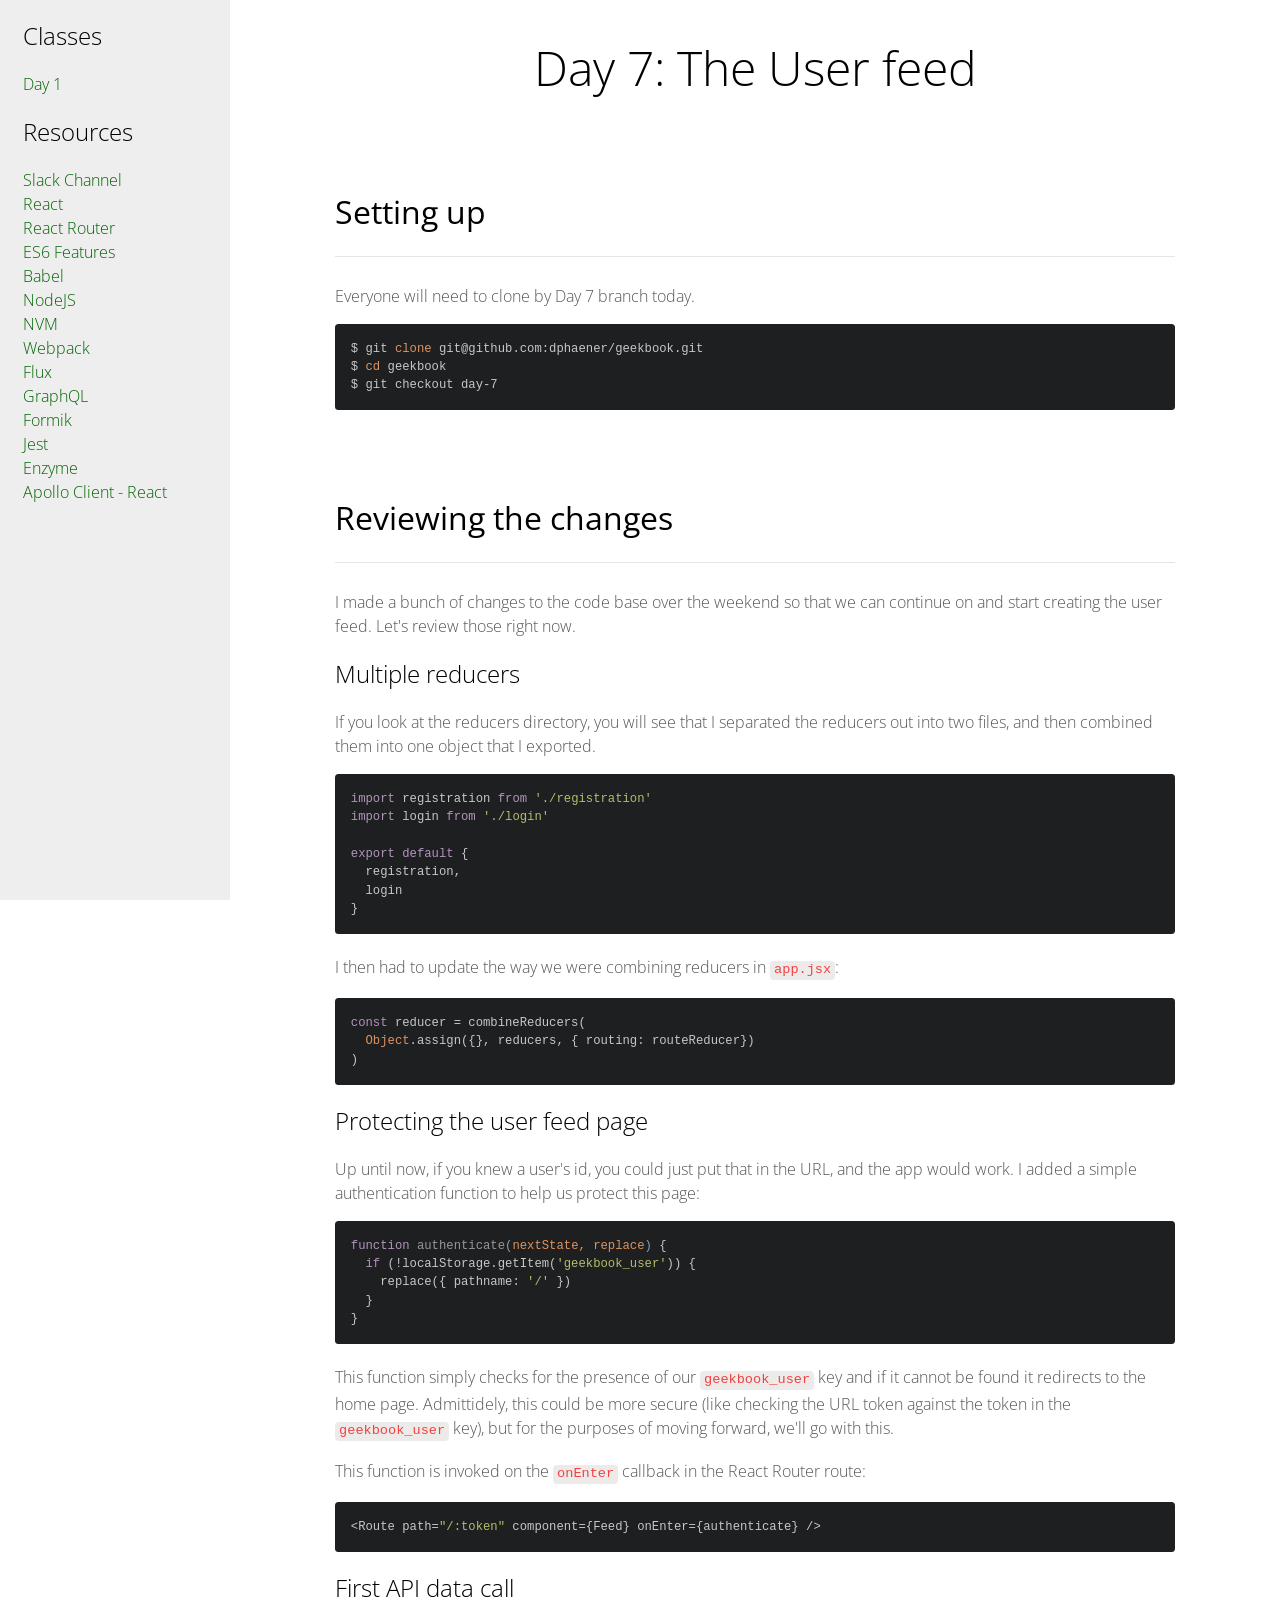
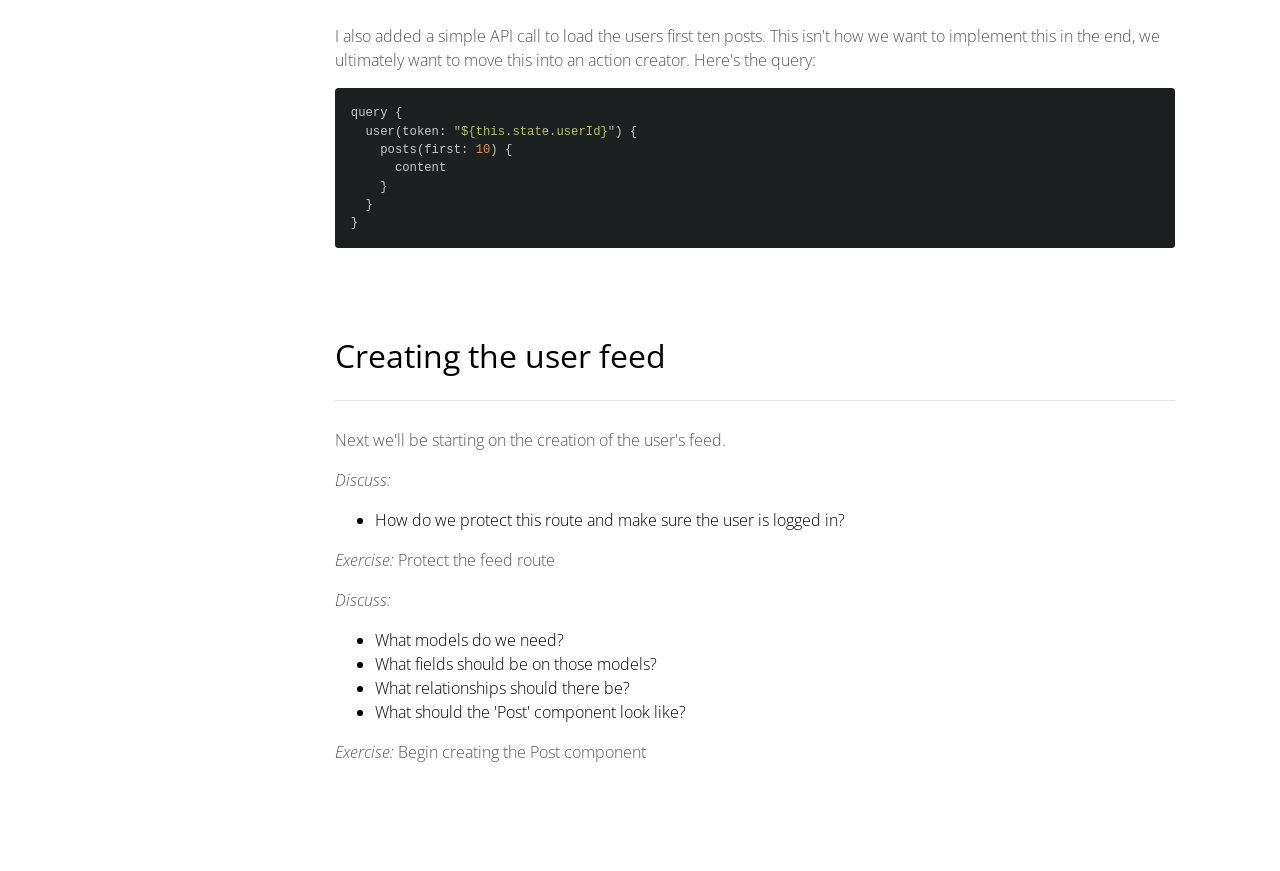
<file: day-7/index.html>
<!DOCTYPE html>
<html>
  <head>
    <meta charset="utf-8">
    <meta name="viewport" content="width=device-width">
    <link href="http://dphaener.github.io/geekwise-react/styles/app.css" rel="stylesheet" />
    <title>Geekwise Academy | ReactJS</title>
  </head>
  <body>
    <div id="wrapper">
			<main>
				<div id="content">
					<div class="innertube">
            <h1 id="day-7-the-user-feed">Day 7: The User feed</h1>
<h2 id="setting-up">Setting up</h2>
<p>Everyone will need to clone by Day 7 branch today.</p>
<pre><code class="lang-bash">$ git <span class="built_in">clone</span> git@github.com:dphaener/geekbook.git
$ <span class="built_in">cd</span> geekbook
$ git checkout day-7
</code></pre>
<h2 id="reviewing-the-changes">Reviewing the changes</h2>
<p>I made a bunch of changes to the code base over the weekend so that we can
continue on and start creating the user feed. Let&#39;s review those right now.</p>
<h3 id="multiple-reducers">Multiple reducers</h3>
<p>If you look at the reducers directory, you will see that I separated the reducers out into two
files, and then combined them into one object that I exported.</p>
<pre><code class="lang-js"><span class="keyword">import</span> registration <span class="keyword">from</span> <span class="string">'./registration'</span>
<span class="keyword">import</span> login <span class="keyword">from</span> <span class="string">'./login'</span>

<span class="keyword">export</span> <span class="keyword">default</span> {
  registration,
  login
}
</code></pre>
<p>I then had to update the way we were combining reducers in <code>app.jsx</code>:</p>
<pre><code class="lang-js"><span class="keyword">const</span> reducer = combineReducers(
  <span class="built_in">Object</span>.assign({}, reducers, { <span class="attr">routing</span>: routeReducer})
)
</code></pre>
<h3 id="protecting-the-user-feed-page">Protecting the user feed page</h3>
<p>Up until now, if you knew a user&#39;s id, you could just put that in the URL,
and the app would work. I added a simple authentication function to help us
protect this page:</p>
<pre><code class="lang-js"><span class="function"><span class="keyword">function</span> <span class="title">authenticate</span>(<span class="params">nextState, replace</span>) </span>{
  <span class="keyword">if</span> (!localStorage.getItem(<span class="string">'geekbook_user'</span>)) {
    replace({ <span class="attr">pathname</span>: <span class="string">'/'</span> })
  }
}
</code></pre>
<p>This function simply checks for the presence of our <code>geekbook_user</code> key and
if it cannot be found it redirects to the home page. Admittidely, this could
be more secure (like checking the URL token against the token in the <code>geekbook_user</code>
key), but for the purposes of moving forward, we&#39;ll go with this.</p>
<p>This function is invoked on the <code>onEnter</code> callback in the React Router route:</p>
<pre><code class="lang-js">&lt;Route path=<span class="string">"/:token"</span> component={Feed} onEnter={authenticate} /&gt;
</code></pre>
<h3 id="first-api-data-call">First API data call</h3>
<p>I also added a simple API call to load the users first ten posts. This isn&#39;t
how we want to implement this in the end, we ultimately want to move this
into an action creator. Here&#39;s the query:</p>
<pre><code class="lang-js">query {
  user(token: <span class="string">"${this.state.userId}"</span>) {
    posts(first: <span class="number">10</span>) {
      content
    }
  }
}
</code></pre>
<h2 id="creating-the-user-feed">Creating the user feed</h2>
<p>Next we&#39;ll be starting on the creation of the user&#39;s feed.</p>
<p><em>Discuss:</em></p>
<ul>
<li>How do we protect this route and make sure the user is logged in?</li>
</ul>
<p><em>Exercise:</em> Protect the feed route</p>
<p><em>Discuss:</em></p>
<ul>
<li>What models do we need?</li>
<li>What fields should be on those models?</li>
<li>What relationships should there be?</li>
<li>What should the &#39;Post&#39; component look like?</li>
</ul>
<p><em>Exercise:</em> Begin creating the Post component</p>

					</div>
				</div>
			</main>
			<nav id="nav">
				<div class="innertube">
					<h3>Classes</h3>
					<ul>
						<li><a href="http://dphaener.github.io/geekwise-react/day-1">Day 1</a></li>
            <!-- <li><a href="http://dphaener.github.io/geekwise-react/day-2">Day 2</a></li> -->
            <!-- <li><a href="http://dphaener.github.io/geekwise-react/day-3">Day 3</a></li> -->
            <!-- <li><a href="http://dphaener.github.io/geekwise-react/day-4">Day 4</a></li> -->
            <!-- <li><a href="http://dphaener.github.io/geekwise-react/day-5">Day 5</a></li> -->
            <!-- <li><a href="http://dphaener.github.io/geekwise-react/day-6">Day 6</a></li> -->
            <!-- <li><a href="http://dphaener.github.io/geekwise-react/day-7">Day 7</a></li> -->
            <!-- <li><a href="http://dphaener.github.io/geekwise-react/day-8">Day 8</a></li> -->
            <!-- <li><a href="http://dphaener.github.io/geekwise-react/day-9">Day 9</a></li> -->
            <!-- <li><a href="http://dphaener.github.io/geekwise-react/day-10">Day 10</a></li> -->
            <!-- <li><a href="http://dphaener.github.io/geekwise-react/day-11">Day 11</a></li> -->
            <!-- <li><a href="http://dphaener.github.io/geekwise-react/day-12">Day 12</a></li> -->
					</ul>
					<h3>Resources</h3>
					<ul>
            <li><a target="_blank" href="https://geekwise.slack.com/messages/G7RGZ117H/">Slack Channel</a></li>
						<li><a target="_blank" href="https://facebook.github.io/react/">React</a></li>
            <li><a target="_blank" href="https://reacttraining.com/react-router/">React Router</a></li>
						<li><a target="_blank" href="https://babeljs.io/docs/learn-es2015/">ES6 Features</a></li>
						<li><a target="_blank" href="https://babeljs.io">Babel</a></li>
						<li><a target="_blank" href="https://nodejs.org/en/">NodeJS</a></li>
						<li><a target="_blank" href="https://github.com/creationix/nvm">NVM</a></li>
            <li><a target="_blank" href="https://webpack.github.io/">Webpack</a></li>
            <li><a target="_blank" href="https://facebook.github.io/flux/docs/overview.html">Flux</a></li>
            <li><a target="_blank" href="https://facebook.github.io/graphql/">GraphQL</a></li>
            <li><a target="_blank" href="https://github.com/jaredpalmer/formik">Formik</a></li>
            <li><a target="_blank" href="https://facebook.github.io/jest/">Jest</a></li>
            <li><a target="_blank" href="http://airbnb.io/enzyme/">Enzyme</a></li>
            <li><a target="_blank" href="http://dev.apollodata.com/react/">Apollo Client - React</a></li>
					</ul>
				</div>
			</nav>
		</div>
  </body>
</html>
</file>
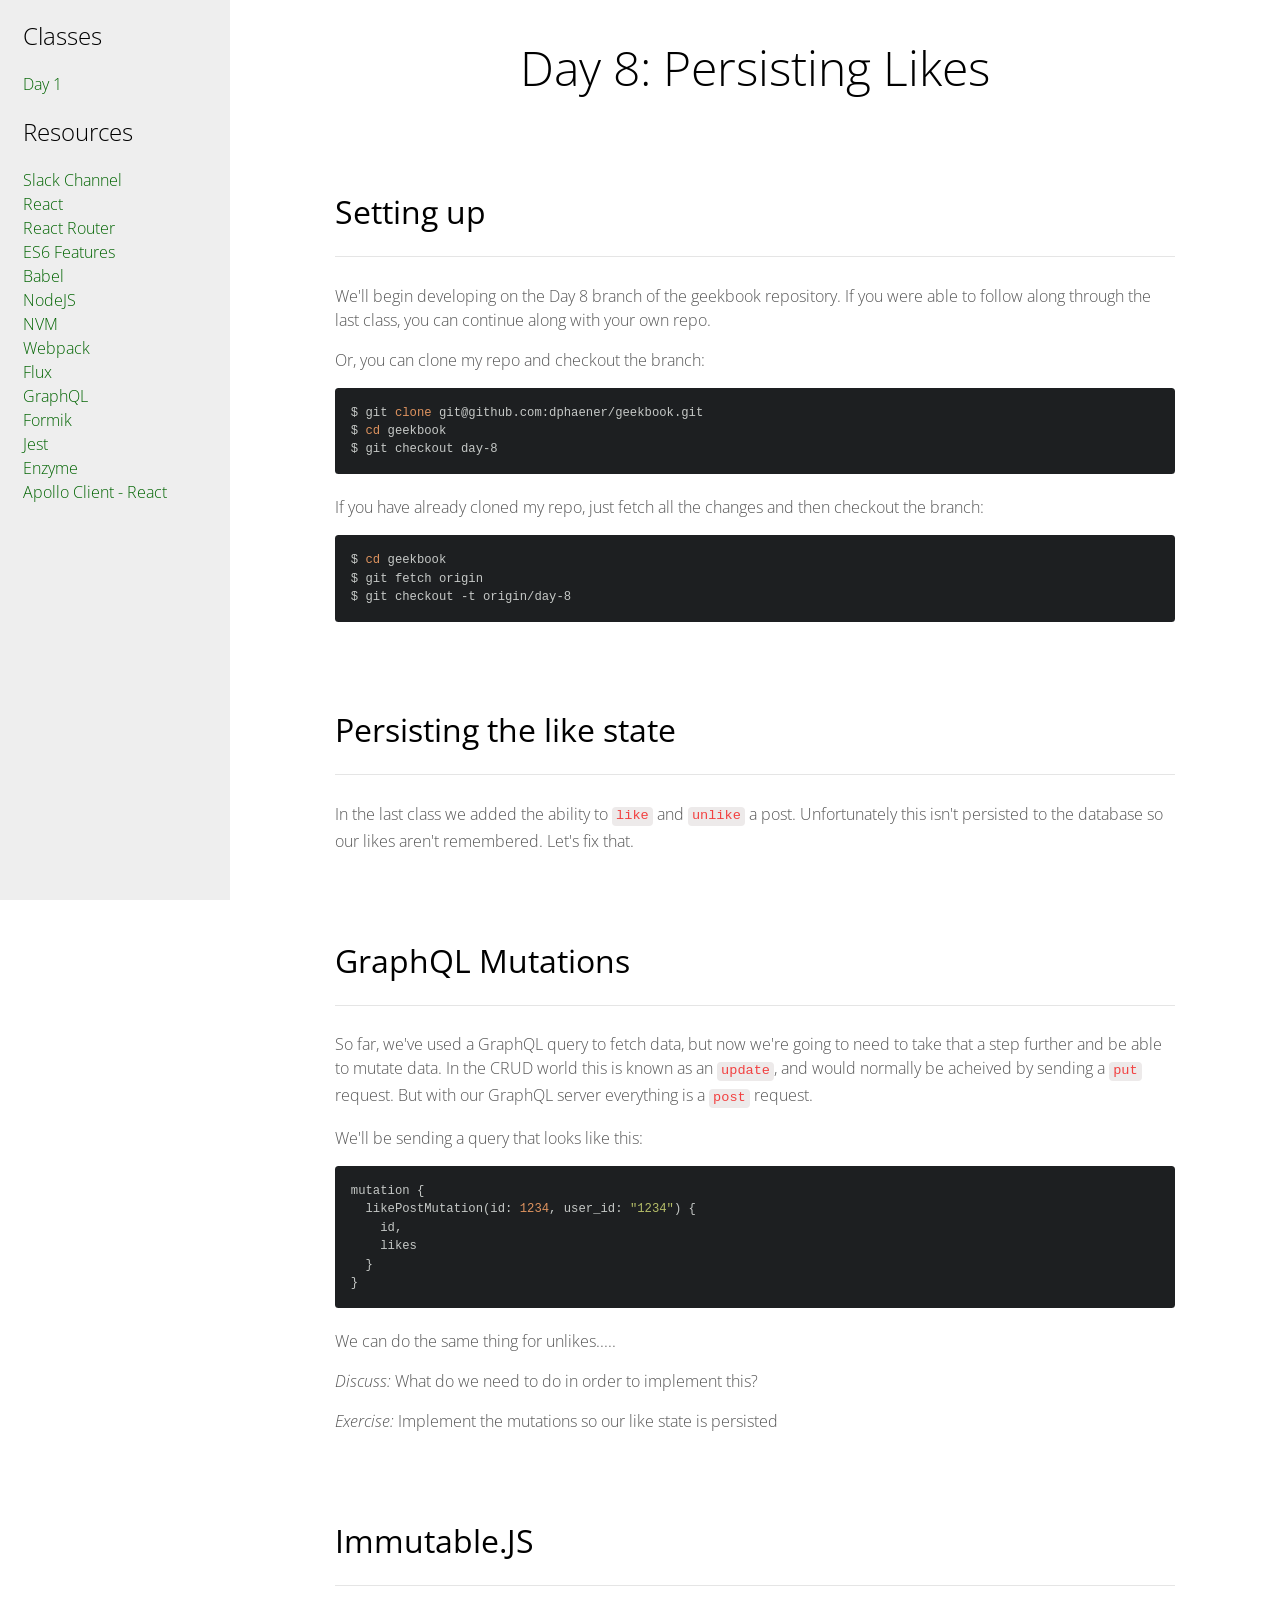
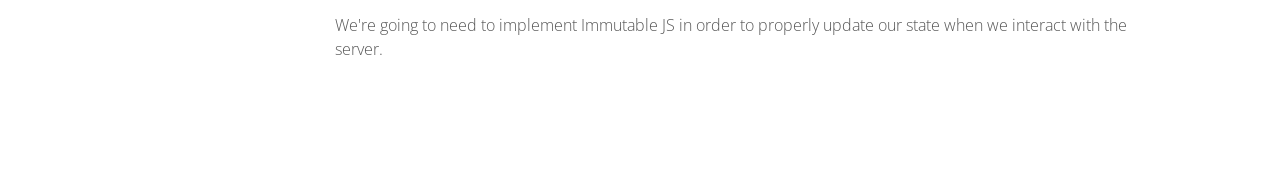
<file: day-8/index.html>
<!DOCTYPE html>
<html>
  <head>
    <meta charset="utf-8">
    <meta name="viewport" content="width=device-width">
    <link href="http://dphaener.github.io/geekwise-react/styles/app.css" rel="stylesheet" />
    <title>Geekwise Academy | ReactJS</title>
  </head>
  <body>
    <div id="wrapper">
			<main>
				<div id="content">
					<div class="innertube">
            <h1 id="day-8-persisting-likes">Day 8: Persisting Likes</h1>
<h2 id="setting-up">Setting up</h2>
<p>We&#39;ll begin developing on the Day 8 branch of the geekbook repository. If
you were able to follow along through the last class, you can continue along
with your own repo.</p>
<p>Or, you can clone my repo and checkout the branch:</p>
<pre><code class="lang-bash">$ git <span class="built_in">clone</span> git@github.com:dphaener/geekbook.git
$ <span class="built_in">cd</span> geekbook
$ git checkout day-8
</code></pre>
<p>If you have already cloned my repo, just fetch all the changes and then
checkout the branch:</p>
<pre><code class="lang-bash">$ <span class="built_in">cd</span> geekbook
$ git fetch origin
$ git checkout -t origin/day-8
</code></pre>
<h2 id="persisting-the-like-state">Persisting the like state</h2>
<p>In the last class we added the ability to <code>like</code> and <code>unlike</code> a post. Unfortunately
this isn&#39;t persisted to the database so our likes aren&#39;t remembered. Let&#39;s
fix that.</p>
<h2 id="graphql-mutations">GraphQL Mutations</h2>
<p>So far, we&#39;ve used a GraphQL query to fetch data, but now we&#39;re going to need
to take that a step further and be able to mutate data. In the CRUD world
this is known as an <code>update</code>, and would normally be acheived by sending
a <code>put</code> request. But with our GraphQL server everything is a <code>post</code> request.</p>
<p>We&#39;ll be sending a query that looks like this:</p>
<pre><code class="lang-js">mutation {
  likePostMutation(id: <span class="number">1234</span>, <span class="attr">user_id</span>: <span class="string">"1234"</span>) {
    id,
    likes
  }
}
</code></pre>
<p>We can do the same thing for unlikes.....</p>
<p><em>Discuss:</em> What do we need to do in order to implement this?</p>
<p><em>Exercise:</em> Implement the mutations so our like state is persisted</p>
<h2 id="immutable-js">Immutable.JS</h2>
<p>We&#39;re going to need to implement Immutable JS in order to properly update our
state when we interact with the server.</p>

					</div>
				</div>
			</main>
			<nav id="nav">
				<div class="innertube">
					<h3>Classes</h3>
					<ul>
						<li><a href="http://dphaener.github.io/geekwise-react/day-1">Day 1</a></li>
            <!-- <li><a href="http://dphaener.github.io/geekwise-react/day-2">Day 2</a></li> -->
            <!-- <li><a href="http://dphaener.github.io/geekwise-react/day-3">Day 3</a></li> -->
            <!-- <li><a href="http://dphaener.github.io/geekwise-react/day-4">Day 4</a></li> -->
            <!-- <li><a href="http://dphaener.github.io/geekwise-react/day-5">Day 5</a></li> -->
            <!-- <li><a href="http://dphaener.github.io/geekwise-react/day-6">Day 6</a></li> -->
            <!-- <li><a href="http://dphaener.github.io/geekwise-react/day-7">Day 7</a></li> -->
            <!-- <li><a href="http://dphaener.github.io/geekwise-react/day-8">Day 8</a></li> -->
            <!-- <li><a href="http://dphaener.github.io/geekwise-react/day-9">Day 9</a></li> -->
            <!-- <li><a href="http://dphaener.github.io/geekwise-react/day-10">Day 10</a></li> -->
            <!-- <li><a href="http://dphaener.github.io/geekwise-react/day-11">Day 11</a></li> -->
            <!-- <li><a href="http://dphaener.github.io/geekwise-react/day-12">Day 12</a></li> -->
					</ul>
					<h3>Resources</h3>
					<ul>
            <li><a target="_blank" href="https://geekwise.slack.com/messages/G7RGZ117H/">Slack Channel</a></li>
						<li><a target="_blank" href="https://facebook.github.io/react/">React</a></li>
            <li><a target="_blank" href="https://reacttraining.com/react-router/">React Router</a></li>
						<li><a target="_blank" href="https://babeljs.io/docs/learn-es2015/">ES6 Features</a></li>
						<li><a target="_blank" href="https://babeljs.io">Babel</a></li>
						<li><a target="_blank" href="https://nodejs.org/en/">NodeJS</a></li>
						<li><a target="_blank" href="https://github.com/creationix/nvm">NVM</a></li>
            <li><a target="_blank" href="https://webpack.github.io/">Webpack</a></li>
            <li><a target="_blank" href="https://facebook.github.io/flux/docs/overview.html">Flux</a></li>
            <li><a target="_blank" href="https://facebook.github.io/graphql/">GraphQL</a></li>
            <li><a target="_blank" href="https://github.com/jaredpalmer/formik">Formik</a></li>
            <li><a target="_blank" href="https://facebook.github.io/jest/">Jest</a></li>
            <li><a target="_blank" href="http://airbnb.io/enzyme/">Enzyme</a></li>
            <li><a target="_blank" href="http://dev.apollodata.com/react/">Apollo Client - React</a></li>
					</ul>
				</div>
			</nav>
		</div>
  </body>
</html>
</file>
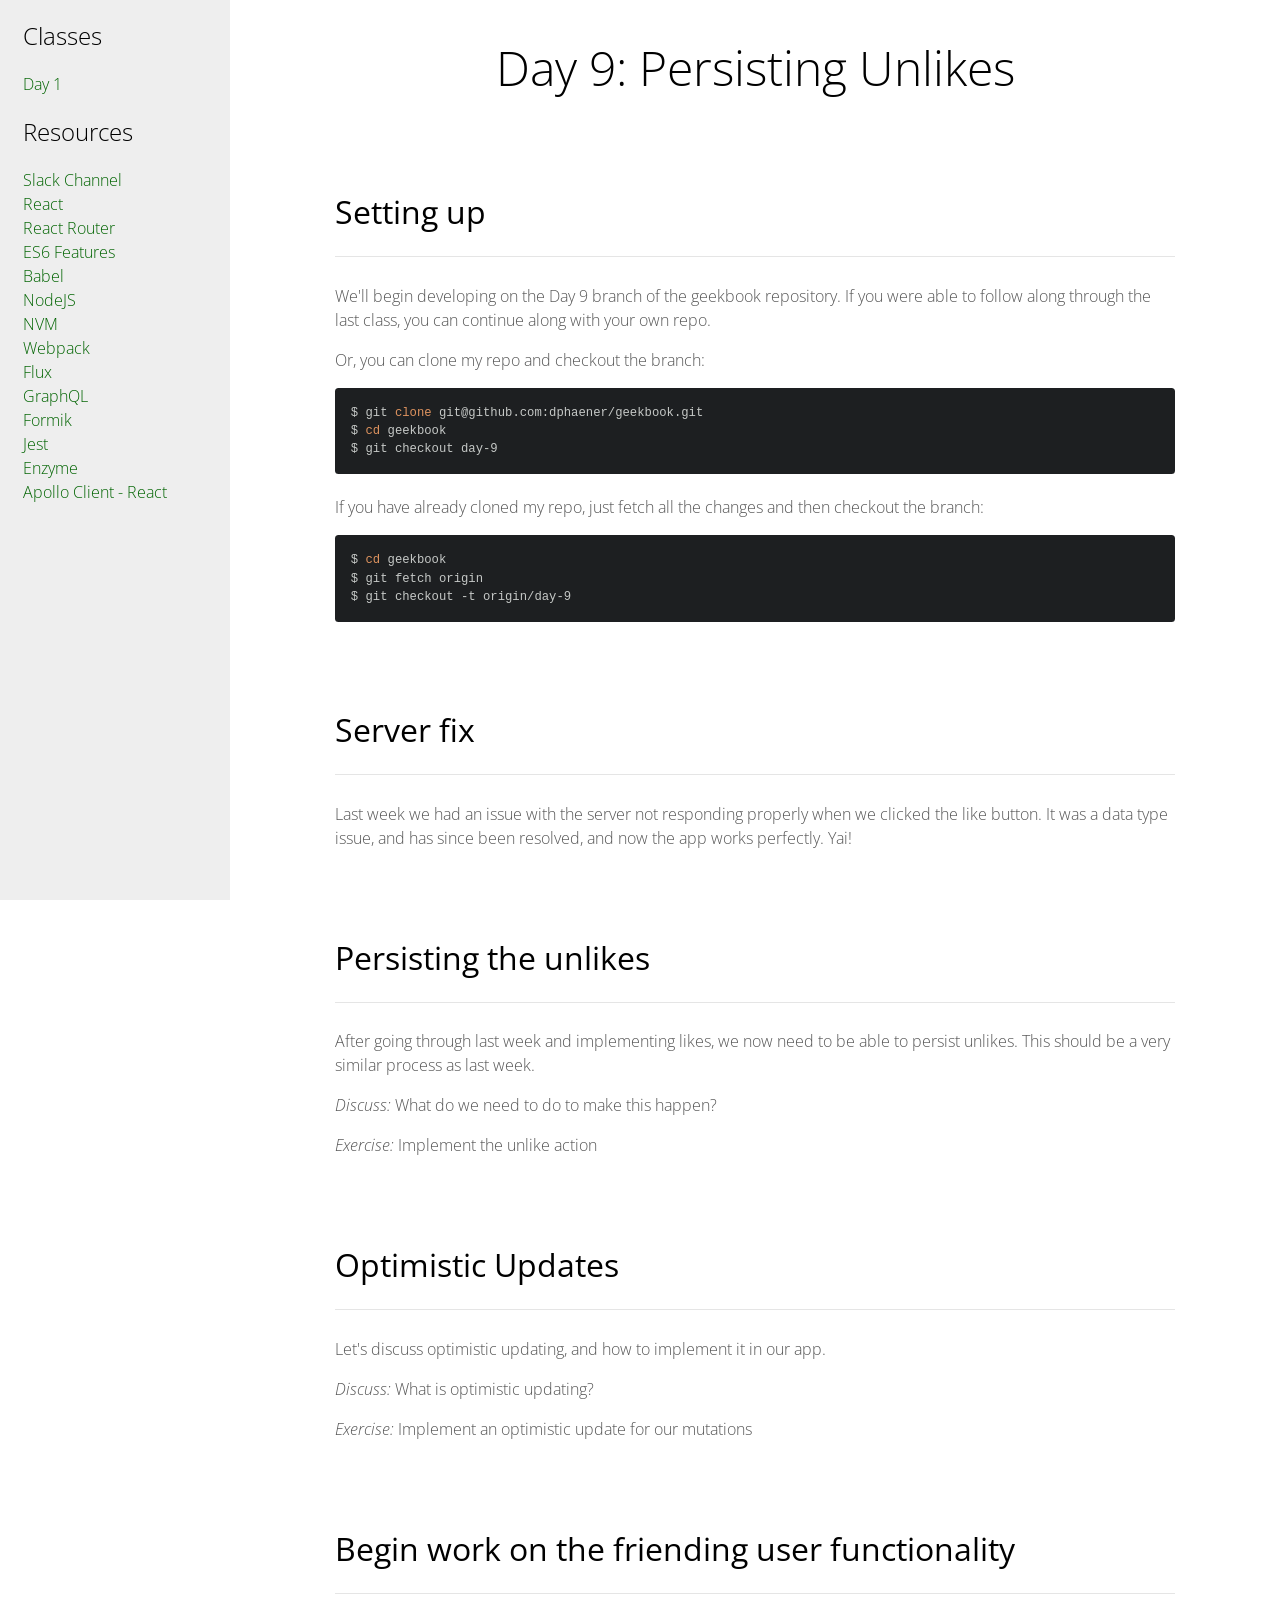
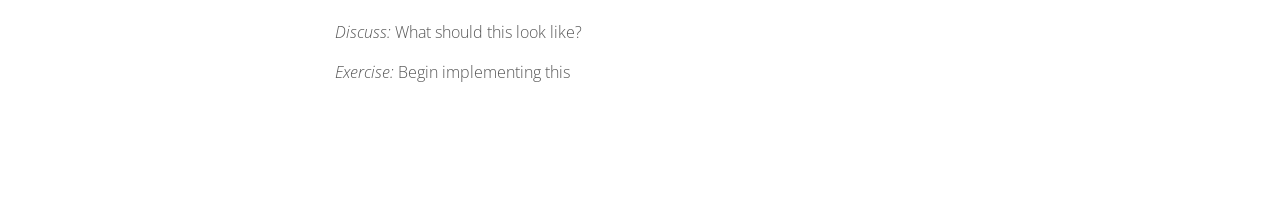
<file: day-9/index.html>
<!DOCTYPE html>
<html>
  <head>
    <meta charset="utf-8">
    <meta name="viewport" content="width=device-width">
    <link href="http://dphaener.github.io/geekwise-react/styles/app.css" rel="stylesheet" />
    <title>Geekwise Academy | ReactJS</title>
  </head>
  <body>
    <div id="wrapper">
			<main>
				<div id="content">
					<div class="innertube">
            <h1 id="day-9-persisting-unlikes">Day 9: Persisting Unlikes</h1>
<h2 id="setting-up">Setting up</h2>
<p>We&#39;ll begin developing on the Day 9 branch of the geekbook repository. If
you were able to follow along through the last class, you can continue along
with your own repo.</p>
<p>Or, you can clone my repo and checkout the branch:</p>
<pre><code class="lang-bash">$ git <span class="built_in">clone</span> git@github.com:dphaener/geekbook.git
$ <span class="built_in">cd</span> geekbook
$ git checkout day-9
</code></pre>
<p>If you have already cloned my repo, just fetch all the changes and then
checkout the branch:</p>
<pre><code class="lang-bash">$ <span class="built_in">cd</span> geekbook
$ git fetch origin
$ git checkout -t origin/day-9
</code></pre>
<h2 id="server-fix">Server fix</h2>
<p>Last week we had an issue with the server not responding properly when we
clicked the like button. It was a data type issue, and has since been resolved,
and now the app works perfectly. Yai!</p>
<h2 id="persisting-the-unlikes">Persisting the unlikes</h2>
<p>After going through last week and implementing likes, we now need to be able
to persist unlikes. This should be a very similar process as last week.</p>
<p><em>Discuss:</em> What do we need to do to make this happen?</p>
<p><em>Exercise:</em> Implement the unlike action</p>
<h2 id="optimistic-updates">Optimistic Updates</h2>
<p>Let&#39;s discuss optimistic updating, and how to implement it in our app.</p>
<p><em>Discuss:</em> What is optimistic updating?</p>
<p><em>Exercise:</em> Implement an optimistic update for our mutations</p>
<h2 id="begin-work-on-the-friending-user-functionality">Begin work on the friending user functionality</h2>
<p><em>Discuss:</em> What should this look like?</p>
<p><em>Exercise:</em> Begin implementing this</p>

					</div>
				</div>
			</main>
			<nav id="nav">
				<div class="innertube">
					<h3>Classes</h3>
					<ul>
						<li><a href="http://dphaener.github.io/geekwise-react/day-1">Day 1</a></li>
            <!-- <li><a href="http://dphaener.github.io/geekwise-react/day-2">Day 2</a></li> -->
            <!-- <li><a href="http://dphaener.github.io/geekwise-react/day-3">Day 3</a></li> -->
            <!-- <li><a href="http://dphaener.github.io/geekwise-react/day-4">Day 4</a></li> -->
            <!-- <li><a href="http://dphaener.github.io/geekwise-react/day-5">Day 5</a></li> -->
            <!-- <li><a href="http://dphaener.github.io/geekwise-react/day-6">Day 6</a></li> -->
            <!-- <li><a href="http://dphaener.github.io/geekwise-react/day-7">Day 7</a></li> -->
            <!-- <li><a href="http://dphaener.github.io/geekwise-react/day-8">Day 8</a></li> -->
            <!-- <li><a href="http://dphaener.github.io/geekwise-react/day-9">Day 9</a></li> -->
            <!-- <li><a href="http://dphaener.github.io/geekwise-react/day-10">Day 10</a></li> -->
            <!-- <li><a href="http://dphaener.github.io/geekwise-react/day-11">Day 11</a></li> -->
            <!-- <li><a href="http://dphaener.github.io/geekwise-react/day-12">Day 12</a></li> -->
					</ul>
					<h3>Resources</h3>
					<ul>
            <li><a target="_blank" href="https://geekwise.slack.com/messages/G7RGZ117H/">Slack Channel</a></li>
						<li><a target="_blank" href="https://facebook.github.io/react/">React</a></li>
            <li><a target="_blank" href="https://reacttraining.com/react-router/">React Router</a></li>
						<li><a target="_blank" href="https://babeljs.io/docs/learn-es2015/">ES6 Features</a></li>
						<li><a target="_blank" href="https://babeljs.io">Babel</a></li>
						<li><a target="_blank" href="https://nodejs.org/en/">NodeJS</a></li>
						<li><a target="_blank" href="https://github.com/creationix/nvm">NVM</a></li>
            <li><a target="_blank" href="https://webpack.github.io/">Webpack</a></li>
            <li><a target="_blank" href="https://facebook.github.io/flux/docs/overview.html">Flux</a></li>
            <li><a target="_blank" href="https://facebook.github.io/graphql/">GraphQL</a></li>
            <li><a target="_blank" href="https://github.com/jaredpalmer/formik">Formik</a></li>
            <li><a target="_blank" href="https://facebook.github.io/jest/">Jest</a></li>
            <li><a target="_blank" href="http://airbnb.io/enzyme/">Enzyme</a></li>
            <li><a target="_blank" href="http://dev.apollodata.com/react/">Apollo Client - React</a></li>
					</ul>
				</div>
			</nav>
		</div>
  </body>
</html>
</file>
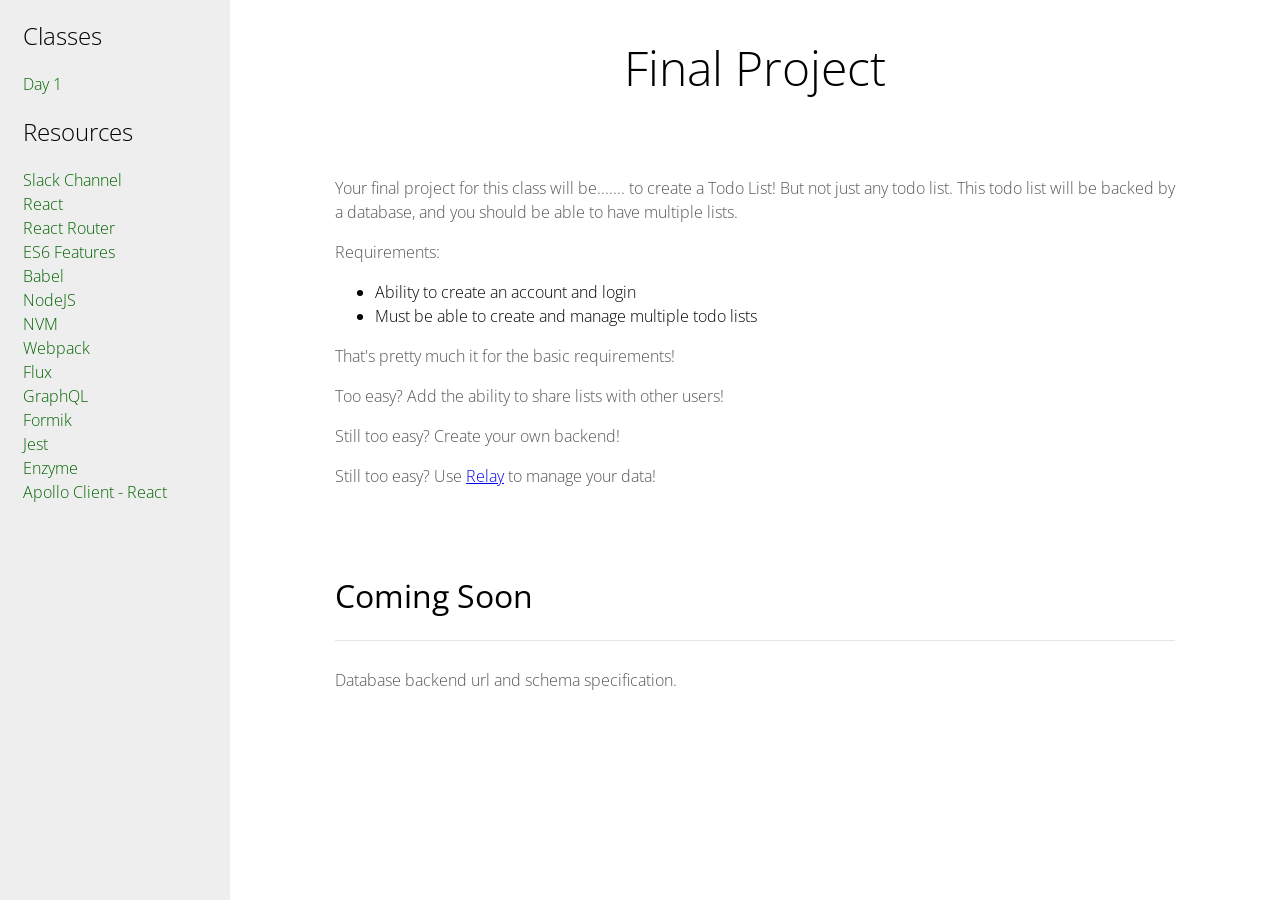
<file: final-project.html>
<!DOCTYPE html>
<html>
  <head>
    <meta charset="utf-8">
    <meta name="viewport" content="width=device-width">
    <link href="http://dphaener.github.io/geekwise-react/styles/app.css" rel="stylesheet" />
    <title>Geekwise Academy | ReactJS</title>
  </head>
  <body>
    <div id="wrapper">
			<main>
				<div id="content">
					<div class="innertube">
            <h1 id="final-project">Final Project</h1>
<p>Your final project for this class will be....... to create a Todo List! But
not just any todo list. This todo list will be backed by a database, and you
should be able to have multiple lists.</p>
<p>Requirements:</p>
<ul>
<li>Ability to create an account and login</li>
<li>Must be able to create and manage multiple todo lists</li>
</ul>
<p>That&#39;s pretty much it for the basic requirements!</p>
<p>Too easy? Add the ability to share lists with other users!</p>
<p>Still too easy? Create your own backend!</p>
<p>Still too easy? Use <a href="https://facebook.github.io/relay/">Relay</a> to manage your data!</p>
<h2 id="coming-soon">Coming Soon</h2>
<p>Database backend url and schema specification.</p>

					</div>
				</div>
			</main>
			<nav id="nav">
				<div class="innertube">
					<h3>Classes</h3>
					<ul>
						<li><a href="http://dphaener.github.io/geekwise-react/day-1">Day 1</a></li>
            <!-- <li><a href="http://dphaener.github.io/geekwise-react/day-2">Day 2</a></li> -->
            <!-- <li><a href="http://dphaener.github.io/geekwise-react/day-3">Day 3</a></li> -->
            <!-- <li><a href="http://dphaener.github.io/geekwise-react/day-4">Day 4</a></li> -->
            <!-- <li><a href="http://dphaener.github.io/geekwise-react/day-5">Day 5</a></li> -->
            <!-- <li><a href="http://dphaener.github.io/geekwise-react/day-6">Day 6</a></li> -->
            <!-- <li><a href="http://dphaener.github.io/geekwise-react/day-7">Day 7</a></li> -->
            <!-- <li><a href="http://dphaener.github.io/geekwise-react/day-8">Day 8</a></li> -->
            <!-- <li><a href="http://dphaener.github.io/geekwise-react/day-9">Day 9</a></li> -->
            <!-- <li><a href="http://dphaener.github.io/geekwise-react/day-10">Day 10</a></li> -->
            <!-- <li><a href="http://dphaener.github.io/geekwise-react/day-11">Day 11</a></li> -->
            <!-- <li><a href="http://dphaener.github.io/geekwise-react/day-12">Day 12</a></li> -->
					</ul>
					<h3>Resources</h3>
					<ul>
            <li><a target="_blank" href="https://geekwise.slack.com/messages/G7RGZ117H/">Slack Channel</a></li>
						<li><a target="_blank" href="https://facebook.github.io/react/">React</a></li>
            <li><a target="_blank" href="https://reacttraining.com/react-router/">React Router</a></li>
						<li><a target="_blank" href="https://babeljs.io/docs/learn-es2015/">ES6 Features</a></li>
						<li><a target="_blank" href="https://babeljs.io">Babel</a></li>
						<li><a target="_blank" href="https://nodejs.org/en/">NodeJS</a></li>
						<li><a target="_blank" href="https://github.com/creationix/nvm">NVM</a></li>
            <li><a target="_blank" href="https://webpack.github.io/">Webpack</a></li>
            <li><a target="_blank" href="https://facebook.github.io/flux/docs/overview.html">Flux</a></li>
            <li><a target="_blank" href="https://facebook.github.io/graphql/">GraphQL</a></li>
            <li><a target="_blank" href="https://github.com/jaredpalmer/formik">Formik</a></li>
            <li><a target="_blank" href="https://facebook.github.io/jest/">Jest</a></li>
            <li><a target="_blank" href="http://airbnb.io/enzyme/">Enzyme</a></li>
            <li><a target="_blank" href="http://dev.apollodata.com/react/">Apollo Client - React</a></li>
					</ul>
				</div>
			</nav>
		</div>
  </body>
</html>
</file>
